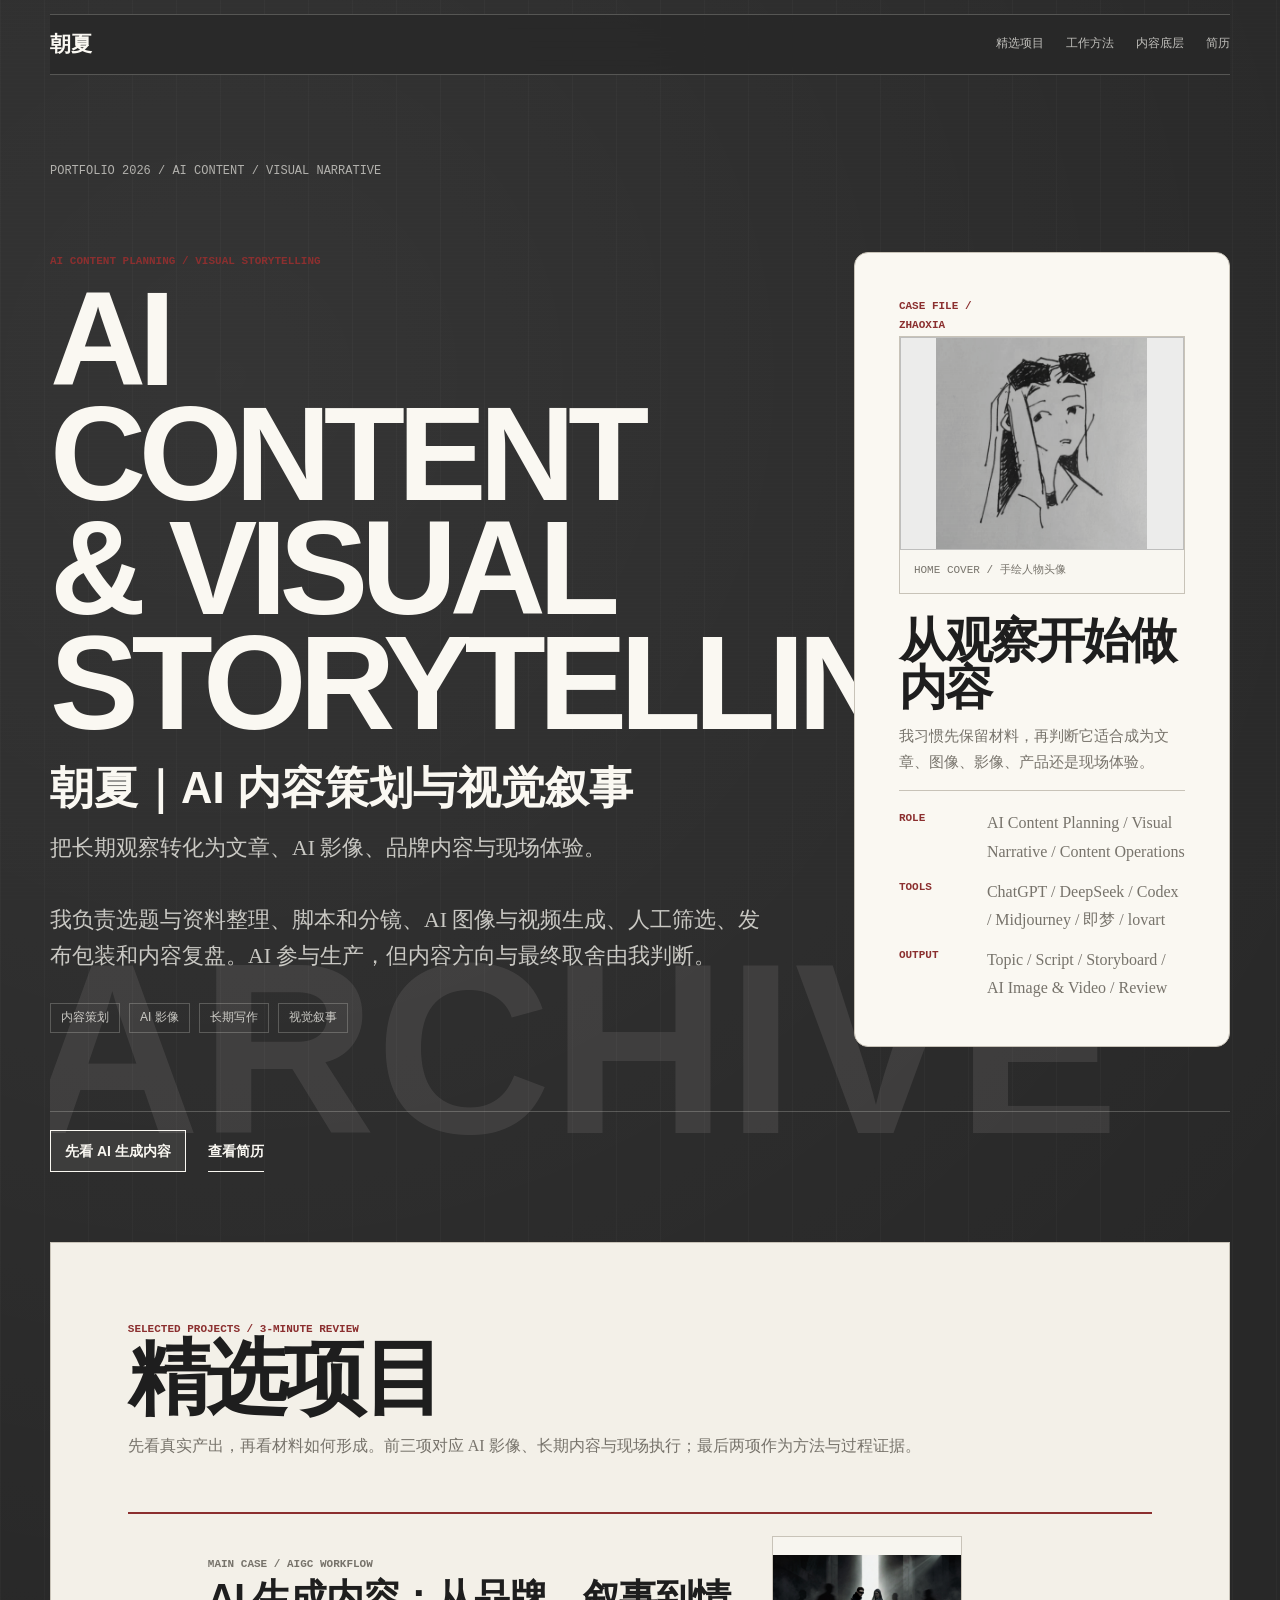
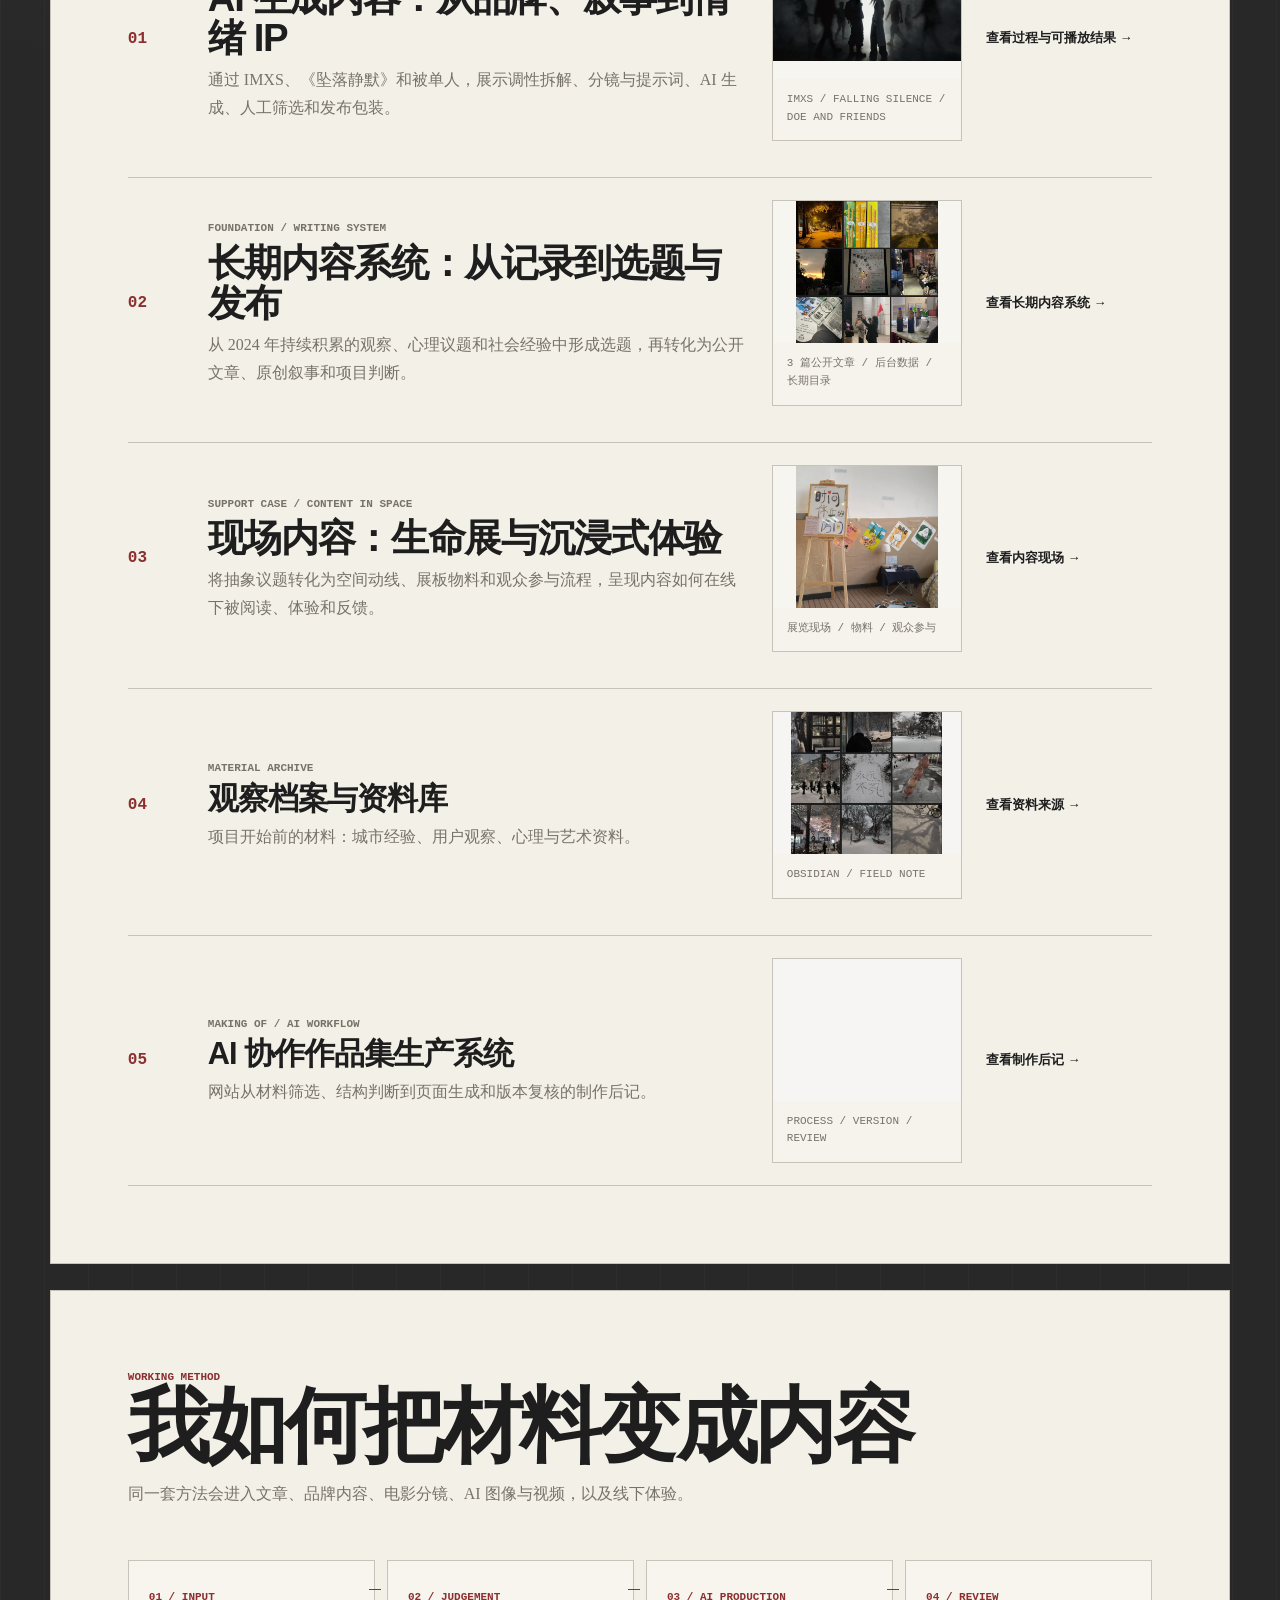
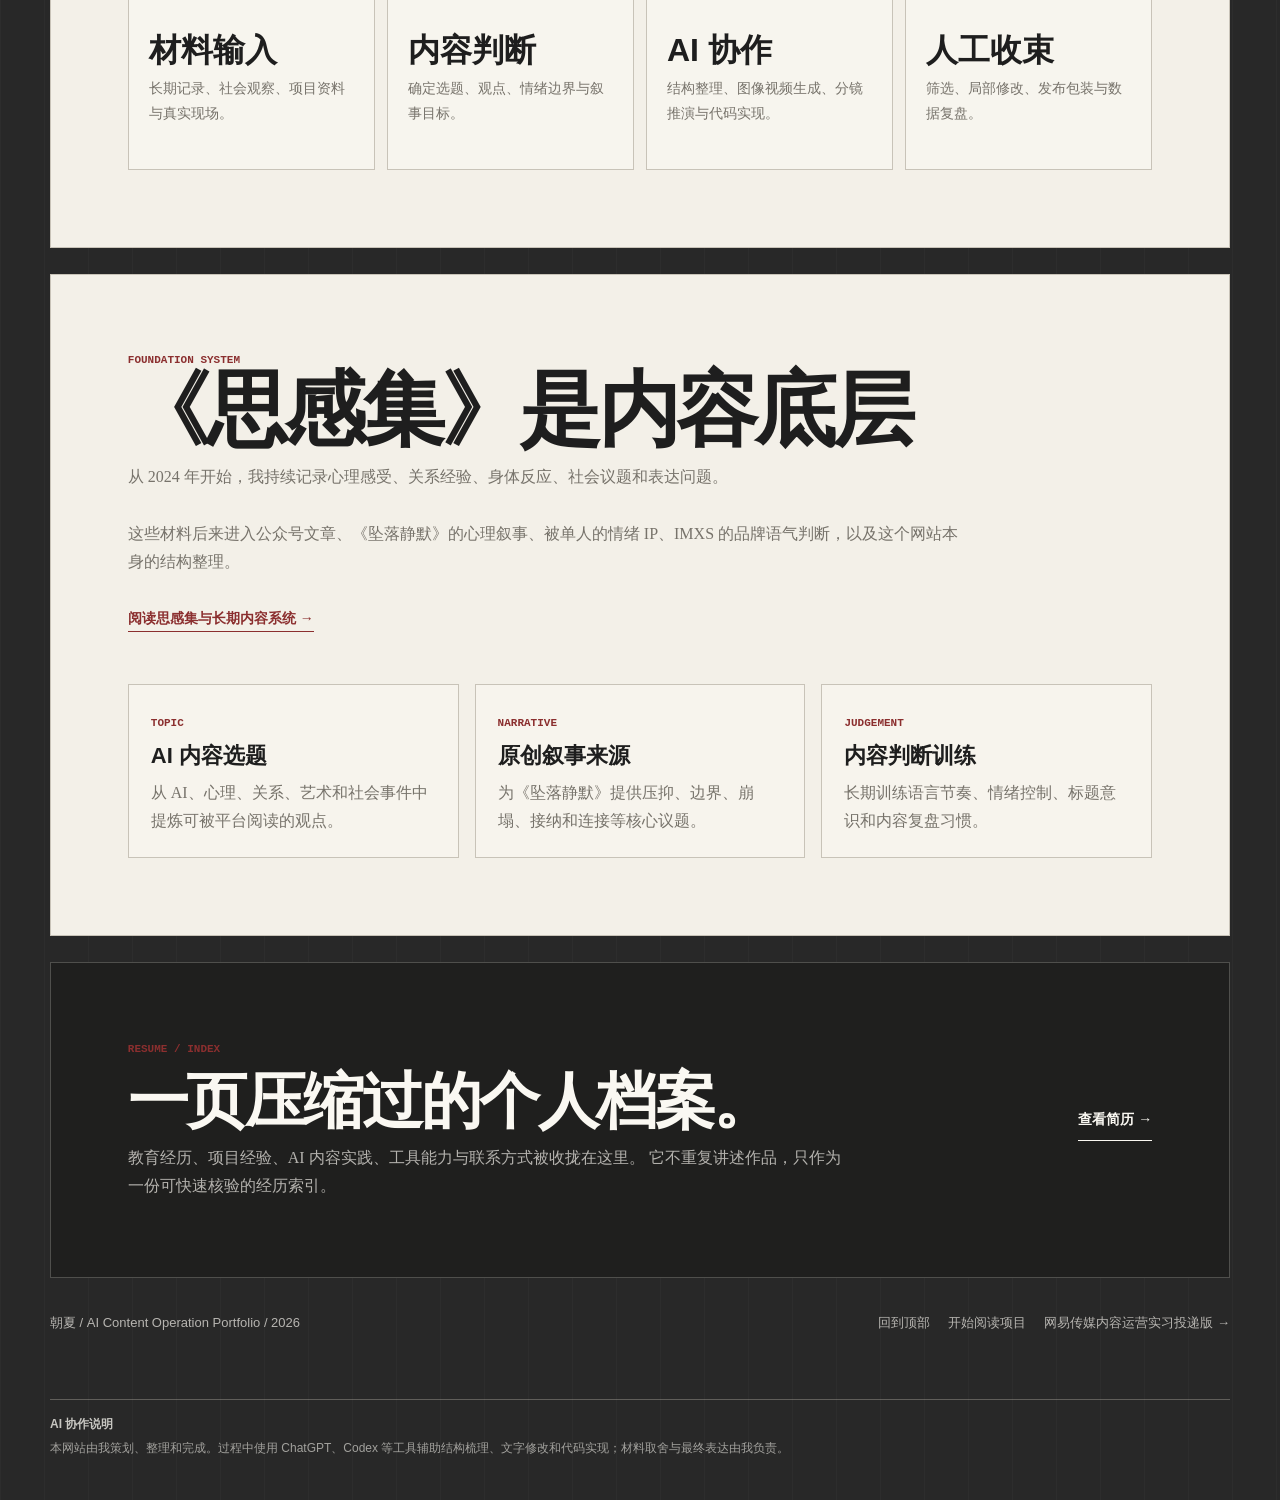
<file: index.html>
<!doctype html>
<html lang="zh-CN">
  <head>
    <meta charset="UTF-8" />
    <meta name="viewport" content="width=device-width, initial-scale=1.0" />
    <title>朝夏 | 作品集</title>
    <meta http-equiv="refresh" content="0; url=./portfolio-site/" />
    <link rel="canonical" href="./portfolio-site/" />
    <style>
      body {
        min-height: 100vh;
        margin: 0;
        display: grid;
        place-items: center;
        color: #1e1e1e;
        background: #f3f0e8;
        font-family: "Noto Sans SC", "PingFang SC", "Microsoft YaHei", sans-serif;
      }

      a {
        color: #8b2f2f;
      }
    </style>
  </head>
  <body>
    <main>
      <p>正在进入朝夏作品集。若页面没有自动跳转，请打开 <a href="./portfolio-site/">作品集首页</a>。</p>
    </main>
  </body>
</html>
</file>
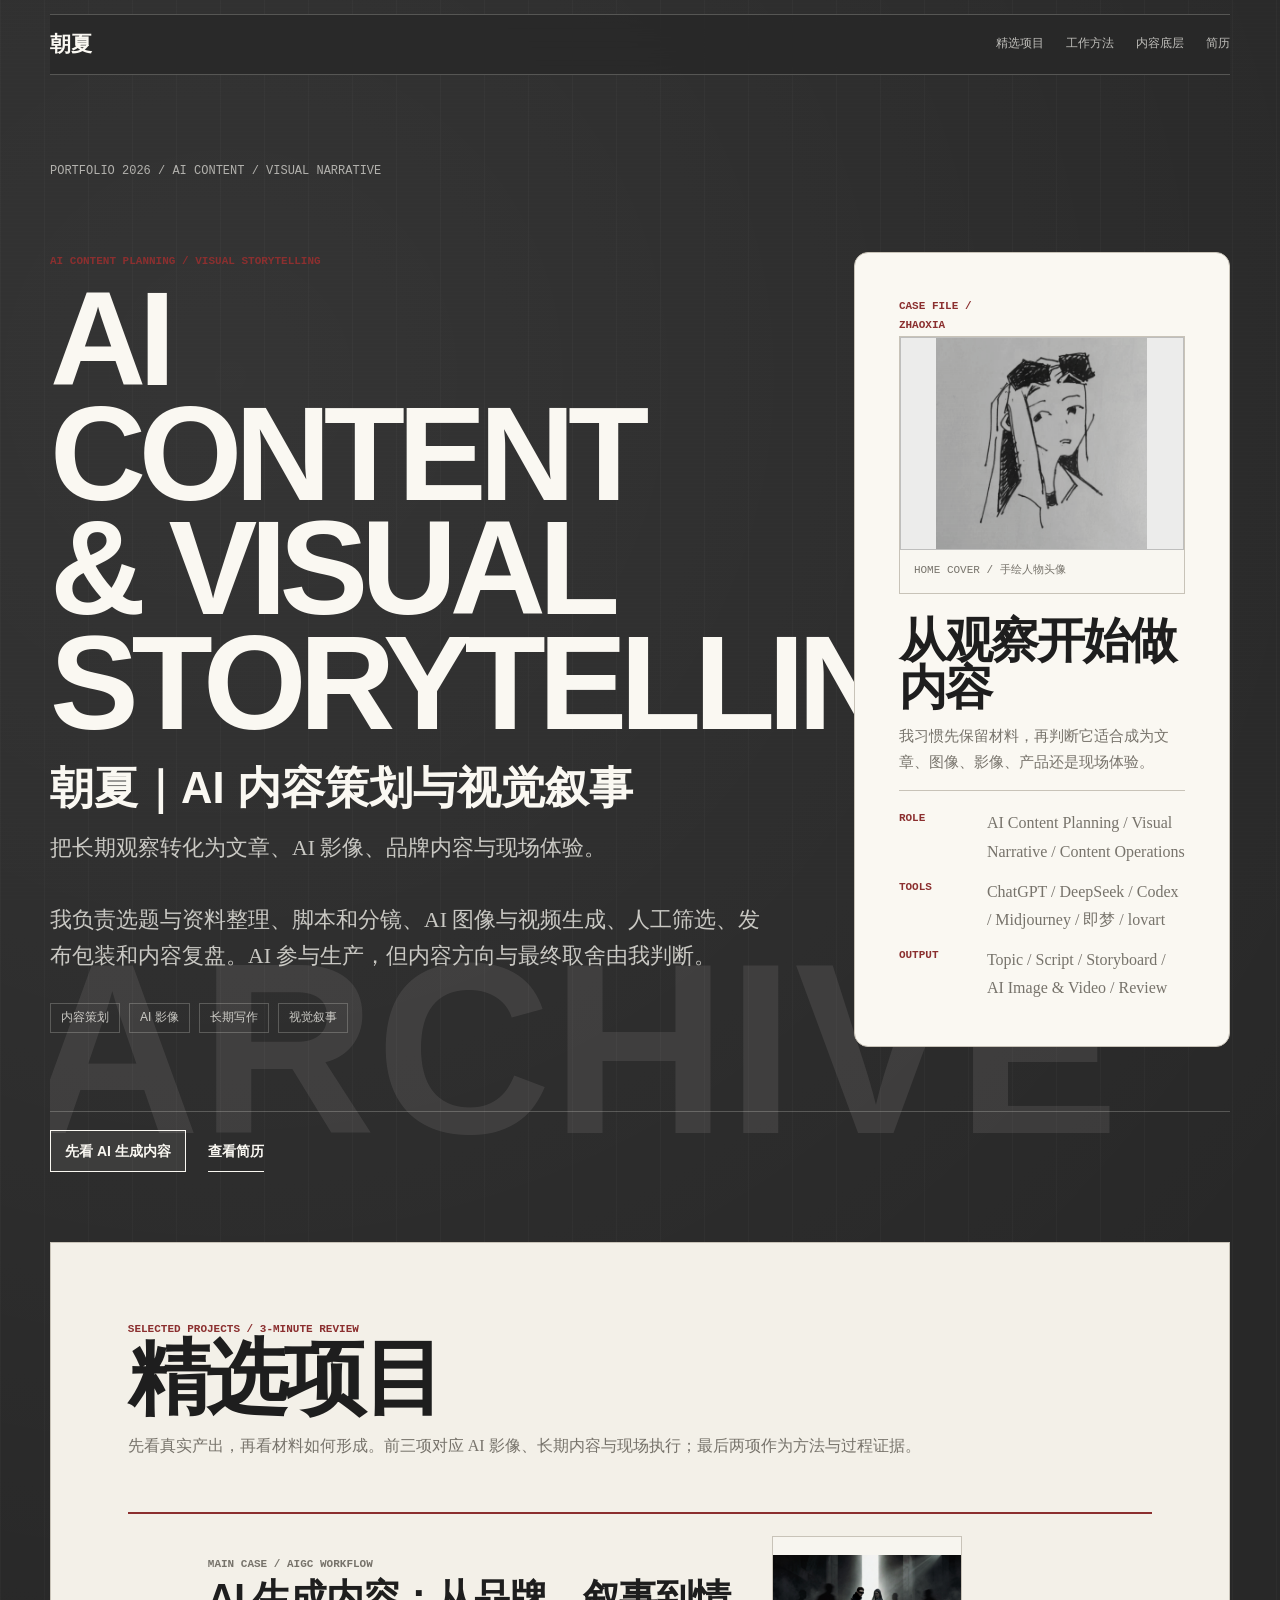
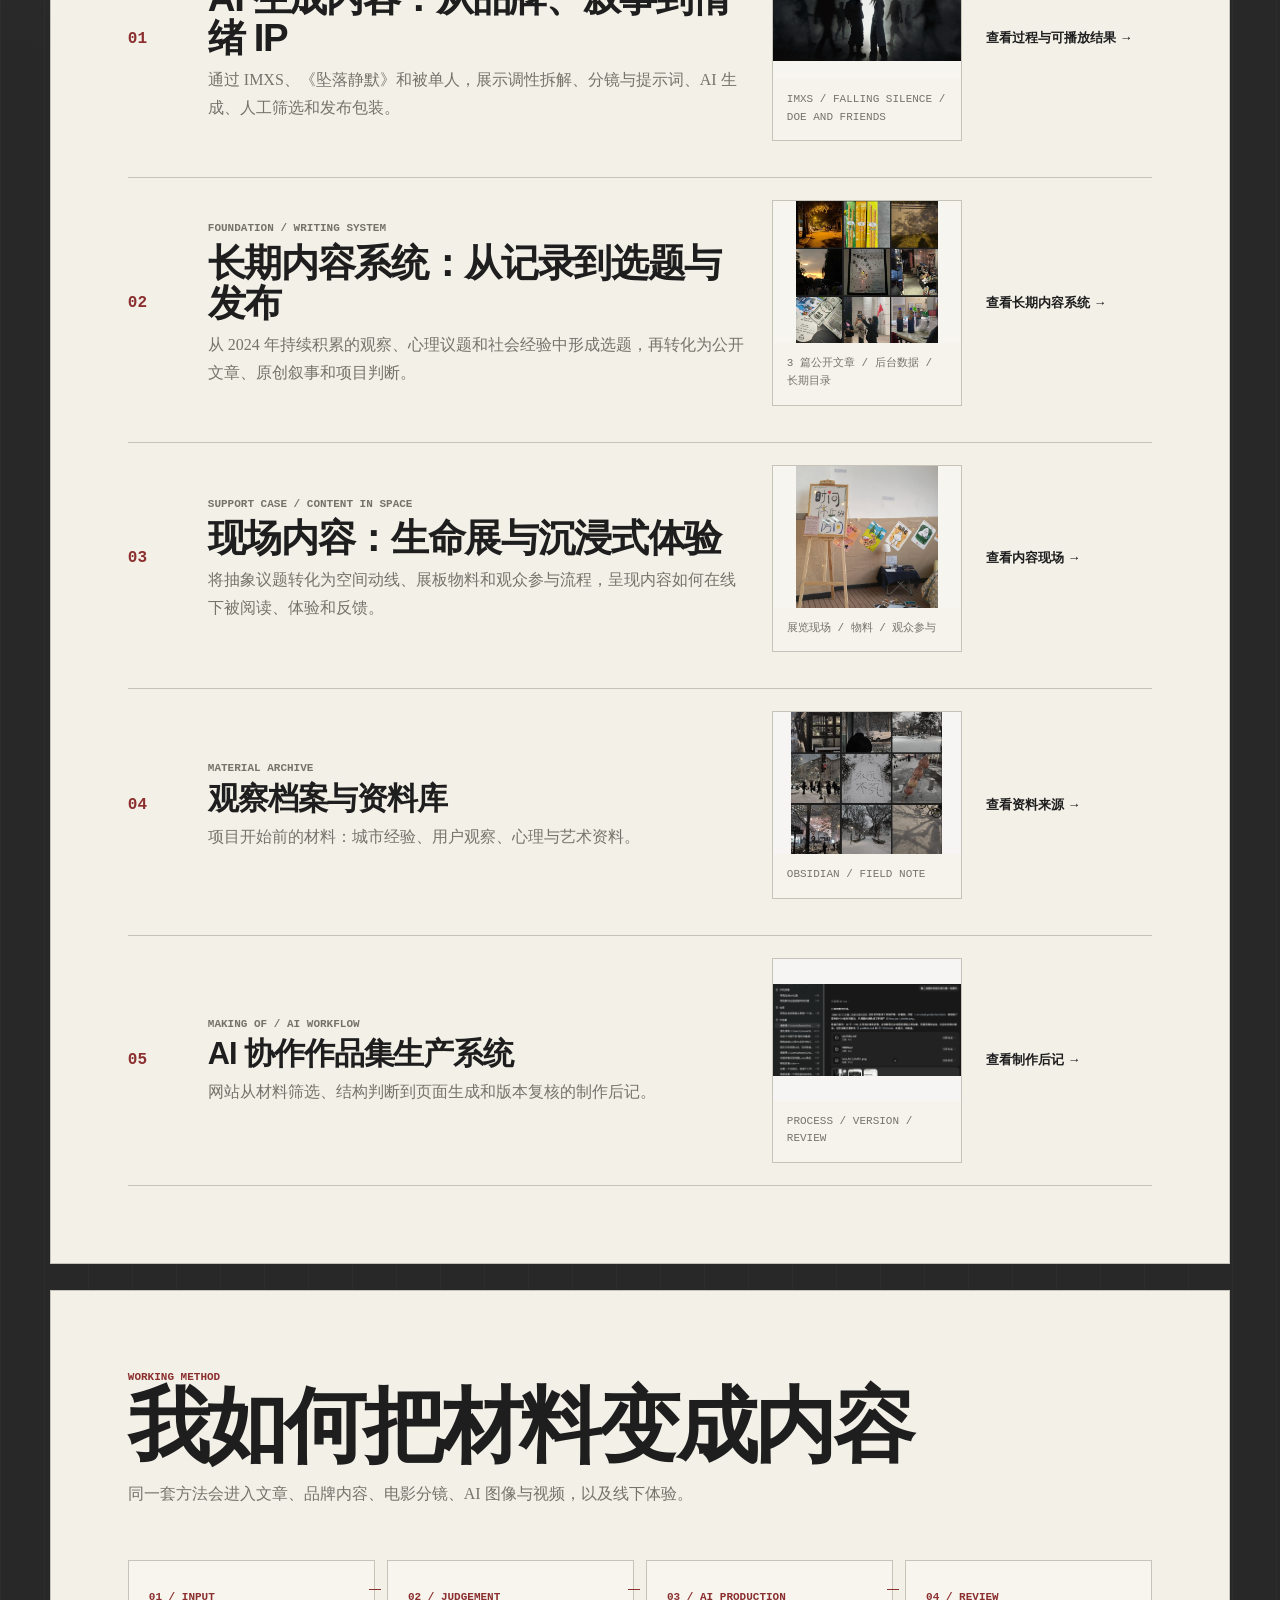
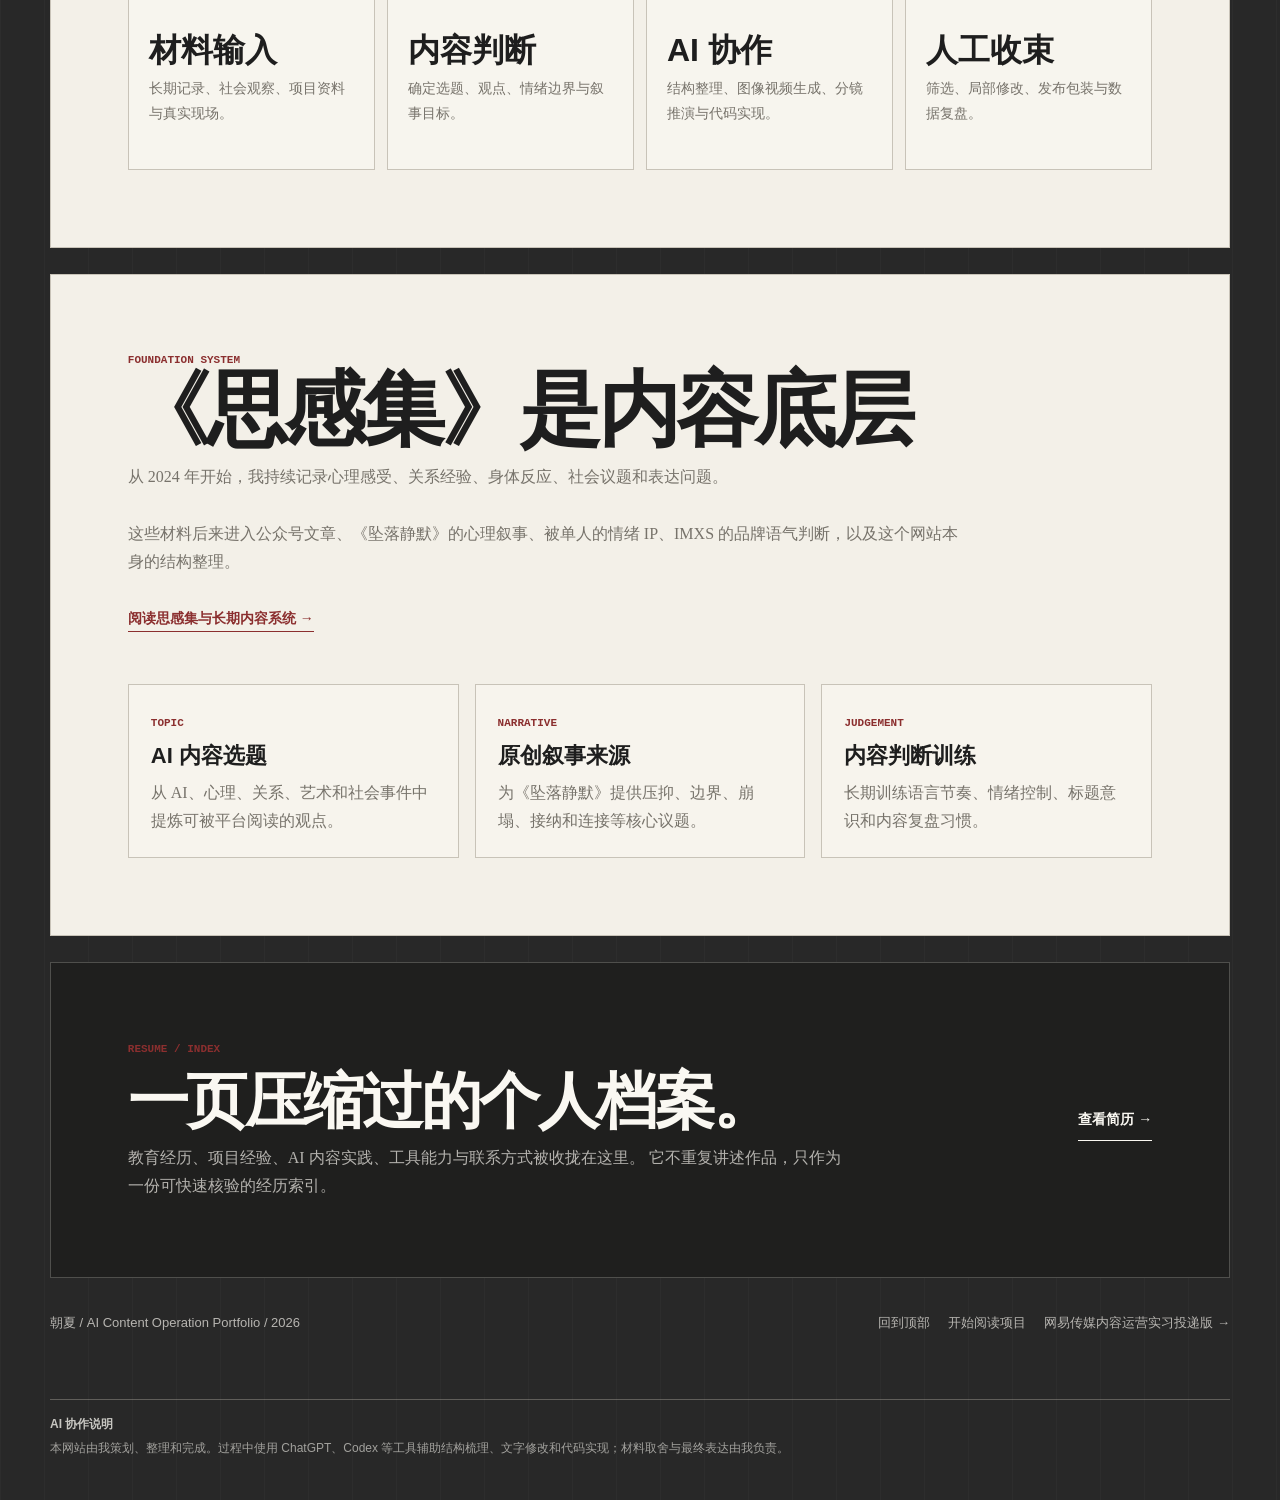
<file: portfolio-site/index.html>
<!doctype html>
<html lang="zh-CN">
  <head>
    <meta charset="UTF-8" />
    <meta name="viewport" content="width=device-width, initial-scale=1.0" />
    <title>朝夏 | AI 内容策划与视觉叙事作品集</title>
    <meta
      name="description"
      content="朝夏的 AI 内容策划与视觉叙事作品集：品牌内容、电影分镜、AI 图像与视频、长期写作、现场体验与内容复盘。"
    />
    <link rel="canonical" href="https://zhaoxiamenghua.github.io/zhaoxia-portfolio/portfolio-site/" />
    <meta property="og:title" content="朝夏｜AI 内容策划与视觉叙事作品集" />
    <meta property="og:description" content="把长期观察转化为文章、AI 影像、品牌内容与现场体验。" />
    <meta property="og:type" content="website" />
    <meta property="og:image" content="https://zhaoxiamenghua.github.io/zhaoxia-portfolio/portfolio-site/assets/evidence/falling_silence_glance.jpg" />
    <link rel="stylesheet" href="./styles.css" />
  </head>
  <body>
    <header class="site-header">
      <a class="brand" href="#top" aria-label="返回首页">朝夏</a>
      <nav aria-label="主要导航">
        <a href="#projects">精选项目</a>
        <a href="#method">工作方法</a>
        <a href="#foundation">内容底层</a>
        <a href="./resume.html">简历</a>
      </nav>
    </header>

    <main id="top">
      <section class="cover">
        <p class="cover-meta">PORTFOLIO 2026 / AI CONTENT / VISUAL NARRATIVE</p>
        <div class="cover-bg-word" aria-hidden="true">ARCHIVE</div>
        <div class="cover-grid">
          <div class="cover-copy">
            <p class="eyebrow">AI Content Planning / Visual Storytelling</p>
            <h1>AI CONTENT<br />&amp; VISUAL<br />STORYTELLING</h1>
            <p class="cover-title-cn">朝夏｜AI 内容策划与视觉叙事</p>
            <p class="cover-lead">
              把长期观察转化为文章、AI 影像、品牌内容与现场体验。
              <br /><br />
              我负责选题与资料整理、脚本和分镜、AI 图像与视频生成、人工筛选、发布包装和内容复盘。AI 参与生产，但内容方向与最终取舍由我判断。
            </p>
            <div class="cover-tags" aria-label="内容方向标签">
              <span>内容策划</span>
              <span>AI 影像</span>
              <span>长期写作</span>
              <span>视觉叙事</span>
            </div>
          </div>

          <aside class="cover-sheet" aria-label="作品集档案封面摘要">
            <div class="sheet-caption">CASE FILE / ZHAOXIA</div>
            <figure class="evidence-media" data-evidence="home-cover">
              <img loading="eager" decoding="async" fetchpriority="high" src="./assets/home-cover-drawing.jpg" alt="手绘人物头像，作为首页封面代表图" />
              <figcaption>HOME COVER / 手绘人物头像</figcaption>
            </figure>
            <h2>从观察开始做内容</h2>
            <p>
              我习惯先保留材料，再判断它适合成为文章、图像、影像、产品还是现场体验。
            </p>
            <dl>
              <div><dt>ROLE</dt><dd>AI Content Planning / Visual Narrative / Content Operations</dd></div>
              <div><dt>TOOLS</dt><dd>ChatGPT / DeepSeek / Codex / Midjourney / 即梦 / lovart</dd></div>
              <div><dt>OUTPUT</dt><dd>Topic / Script / Storyboard / AI Image &amp; Video / Review</dd></div>
            </dl>
          </aside>
        </div>

        <div class="cover-actions" aria-label="快速入口">
          <a class="archive-link primary-link" href="./projects/ai-visual-production.html">先看 AI 生成内容</a>
          <a class="archive-link" href="./resume.html">查看简历</a>
        </div>
      </section>

      <section id="projects" class="section project-index">
        <div class="section-kicker">SELECTED PROJECTS / 3-MINUTE REVIEW</div>
        <div class="section-heading">
          <h2>精选项目</h2>
          <p>先看真实产出，再看材料如何形成。前三项对应 AI 影像、长期内容与现场执行；最后两项作为方法与过程证据。</p>
        </div>

        <div class="index-list">
          <a class="index-item primary-item" href="./projects/ai-visual-production.html">
            <span class="item-number">01</span>
            <div>
              <p class="item-type">MAIN CASE / AIGC WORKFLOW</p>
              <h3>AI 生成内容：从品牌、叙事到情绪 IP</h3>
              <p>通过 IMXS、《坠落静默》和被单人，展示调性拆解、分镜与提示词、AI 生成、人工筛选和发布包装。</p>
            </div>
            <figure class="evidence-media" data-evidence="home-project-01">
              <img loading="lazy" decoding="async" src="./assets/evidence/falling_silence_glance.jpg" alt="坠落静默 AI 生成内容专题视觉" />
              <figcaption>IMXS / FALLING SILENCE / DOE AND FRIENDS</figcaption>
            </figure>
            <strong>查看过程与可播放结果 →</strong>
          </a>

          <a class="index-item" href="./projects/thinking-system.html">
            <span class="item-number">02</span>
            <div>
              <p class="item-type">FOUNDATION / WRITING SYSTEM</p>
              <h3>长期内容系统：从记录到选题与发布</h3>
              <p>从 2024 年持续积累的观察、心理议题和社会经验中形成选题，再转化为公开文章、原创叙事和项目判断。</p>
            </div>
            <figure class="evidence-media" data-evidence="home-project-02">
              <img loading="lazy" decoding="async" src="./assets/obs-walk.jpg" alt="思感集长期观察与写作材料拼图" />
              <figcaption>3 篇公开文章 / 后台数据 / 长期目录</figcaption>
            </figure>
            <strong>查看长期内容系统 →</strong>
          </a>

          <a class="index-item" href="./projects/exhibition-experience.html">
            <span class="item-number">03</span>
            <div>
              <p class="item-type">SUPPORT CASE / CONTENT IN SPACE</p>
              <h3>现场内容：生命展与沉浸式体验</h3>
              <p>将抽象议题转化为空间动线、展板物料和观众参与流程，呈现内容如何在线下被阅读、体验和反馈。</p>
            </div>
            <figure class="evidence-media" data-evidence="home-project-03">
              <img loading="lazy" decoding="async" src="./assets/life-exhibition.jpg" alt="北京市第五中学生命展现场" />
              <figcaption>展览现场 / 物料 / 观众参与</figcaption>
            </figure>
            <strong>查看内容现场 →</strong>
          </a>

          <a class="index-item secondary-item" href="./projects/archive.html">
            <span class="item-number">04</span>
            <div>
              <p class="item-type">MATERIAL ARCHIVE</p>
              <h3>观察档案与资料库</h3>
              <p>项目开始前的材料：城市经验、用户观察、心理与艺术资料。</p>
            </div>
            <figure class="evidence-media" data-evidence="home-project-04">
              <img loading="lazy" decoding="async" src="./assets/obs-snow.jpg" alt="城市散步与观察档案照片拼图" />
              <figcaption>OBSIDIAN / FIELD NOTE</figcaption>
            </figure>
            <strong>查看资料来源 →</strong>
          </a>

          <a class="index-item secondary-item" href="./projects/ai-content-samples.html">
            <span class="item-number">05</span>
            <div>
              <p class="item-type">MAKING OF / AI WORKFLOW</p>
              <h3>AI 协作作品集生产系统</h3>
              <p>网站从材料筛选、结构判断到页面生成和版本复核的制作后记。</p>
            </div>
            <figure class="evidence-media" data-evidence="home-project-05">
              <img loading="lazy" decoding="async" src="./assets/version-gallery/codex-dialogue-record-latest.png" alt="Codex 协作修改记录截图" />
              <figcaption>PROCESS / VERSION / REVIEW</figcaption>
            </figure>
            <strong>查看制作后记 →</strong>
          </a>
        </div>
      </section>

            <section id="method" class="section method-section">
        <div class="section-kicker">WORKING METHOD</div>
        <div class="section-heading">
          <h2>我如何把材料变成内容</h2>
          <p>同一套方法会进入文章、品牌内容、电影分镜、AI 图像与视频，以及线下体验。</p>
        </div>
        <div class="method-flow">
          <article><span>01 / INPUT</span><h3>材料输入</h3><p>长期记录、社会观察、项目资料与真实现场。</p></article>
          <article><span>02 / JUDGEMENT</span><h3>内容判断</h3><p>确定选题、观点、情绪边界与叙事目标。</p></article>
          <article><span>03 / AI PRODUCTION</span><h3>AI 协作</h3><p>结构整理、图像视频生成、分镜推演与代码实现。</p></article>
          <article><span>04 / REVIEW</span><h3>人工收束</h3><p>筛选、局部修改、发布包装与数据复盘。</p></article>
        </div>
      </section>

      

      

      <section id="foundation" class="section system-map">
        <div class="section-kicker">FOUNDATION SYSTEM</div>
        <div class="section-heading">
          <h2>《思感集》是内容底层</h2>
          <p>
            从 2024 年开始，我持续记录心理感受、关系经验、身体反应、社会议题和表达问题。
            <br /><br />
            这些材料后来进入公众号文章、《坠落静默》的心理叙事、被单人的情绪 IP、IMXS 的品牌语气判断，以及这个网站本身的结构整理。
          </p>
          <a class="inline-link" href="./projects/thinking-system.html">阅读思感集与长期内容系统 →</a>
        </div>
        <div class="evidence-grid">
          <article class="evidence-card">
            <span>TOPIC</span>
            <h3>AI 内容选题</h3>
            <p>从 AI、心理、关系、艺术和社会事件中提炼可被平台阅读的观点。</p>
          </article>
          <article class="evidence-card">
            <span>NARRATIVE</span>
            <h3>原创叙事来源</h3>
            <p>为《坠落静默》提供压抑、边界、崩塌、接纳和连接等核心议题。</p>
          </article>
          <article class="evidence-card">
            <span>JUDGEMENT</span>
            <h3>内容判断训练</h3>
            <p>长期训练语言节奏、情绪控制、标题意识和内容复盘习惯。</p>
          </article>
        </div>
      </section>

      

      

      <section class="section resume-entry">
        <div class="resume-entry-copy">
          <p class="eyebrow">RESUME / INDEX</p>
          <h2>一页压缩过的个人档案。</h2>
          <p>
            教育经历、项目经验、AI 内容实践、工具能力与联系方式被收拢在这里。
            它不重复讲述作品，只作为一份可快速核验的经历索引。
          </p>
        </div>
        <a class="paper-button" href="./resume.html">查看简历 →</a>
      </section>
    </main>

    <footer class="site-footer">
      <p>朝夏 / AI Content Operation Portfolio / 2026</p>
      <div>
        <a href="#top">回到顶部</a>
        <a href="./projects/thinking-system.html">开始阅读项目</a>
        <a href="./interview-netease-content/">网易传媒内容运营实习投递版 →</a>
      </div>
    </footer>

    <div class="ai-disclosure" aria-label="AI 协作说明">
      <strong>AI 协作说明</strong>
      <p>
        本网站由我策划、整理和完成。过程中使用 ChatGPT、Codex 等工具辅助结构梳理、文字修改和代码实现；材料取舍与最终表达由我负责。
      </p>
    </div>
    <script src="./lightbox.js" defer></script>
  </body>
</html>
</file>
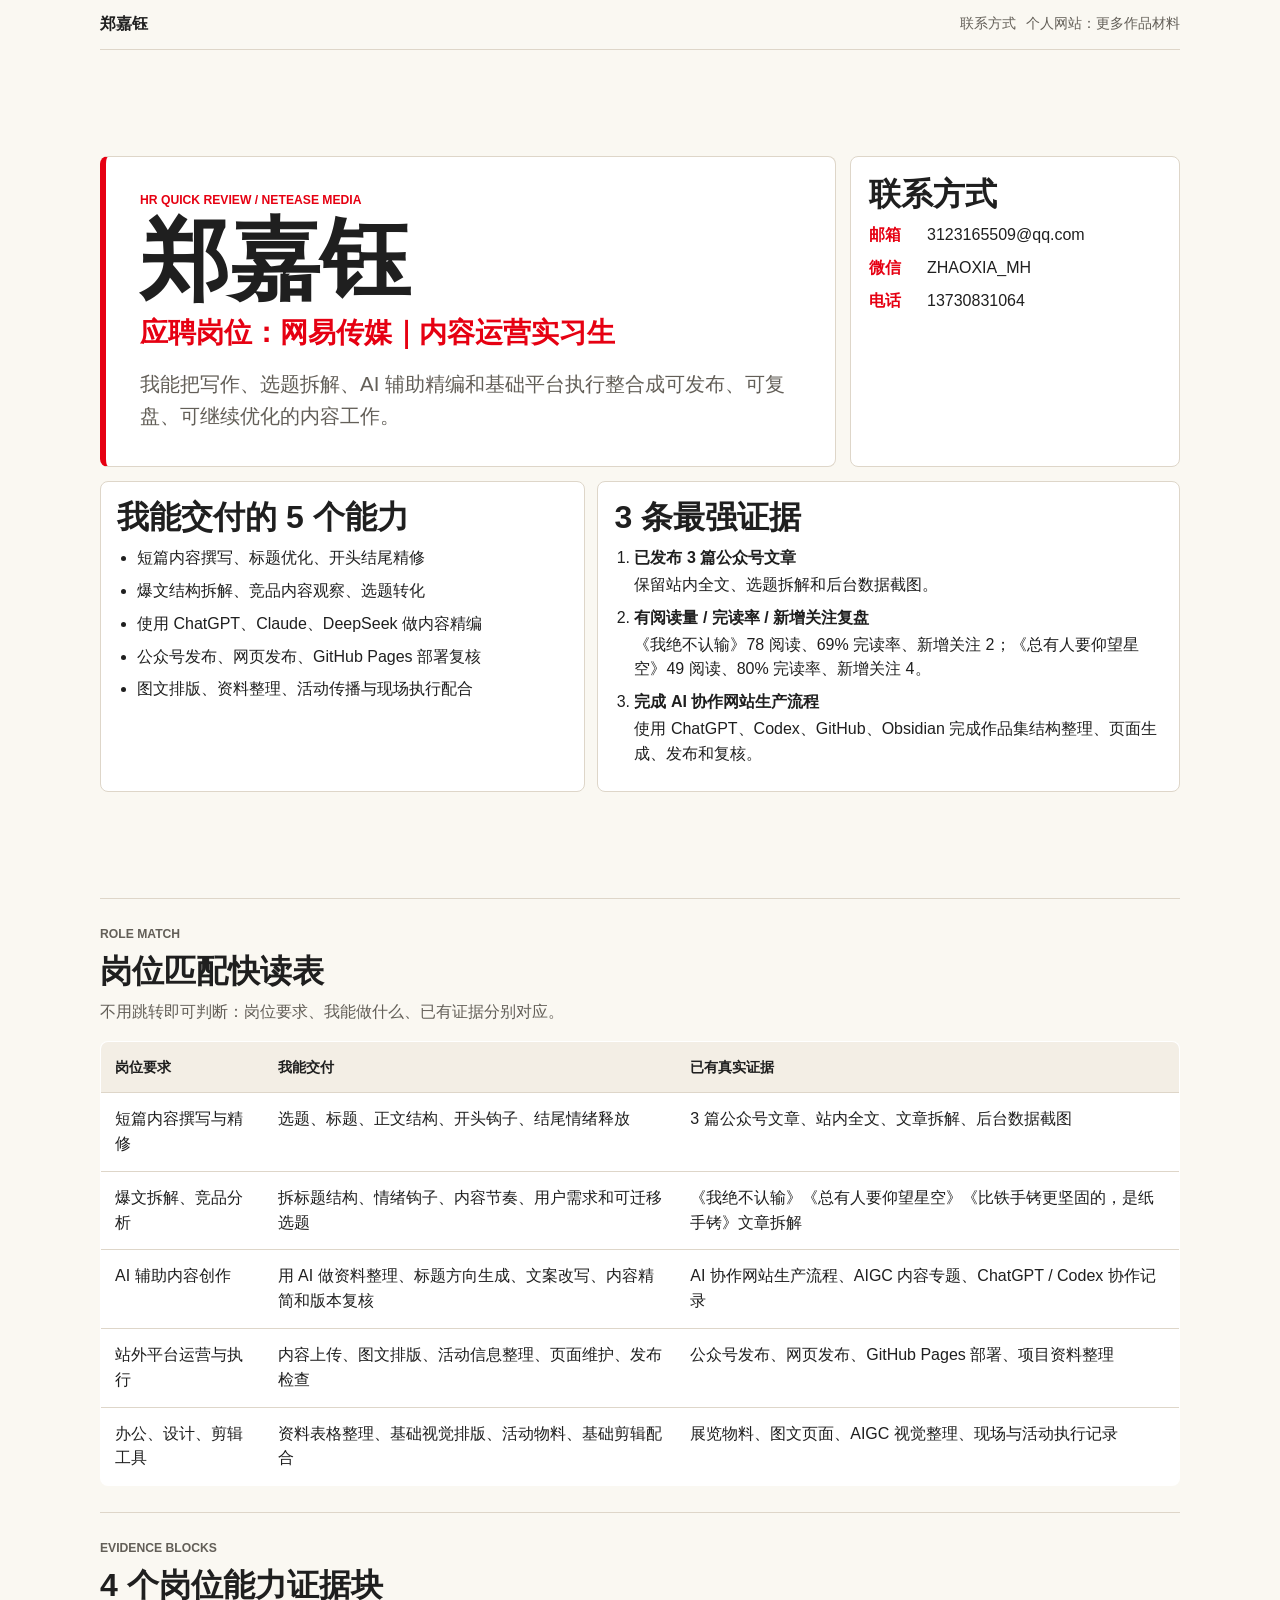
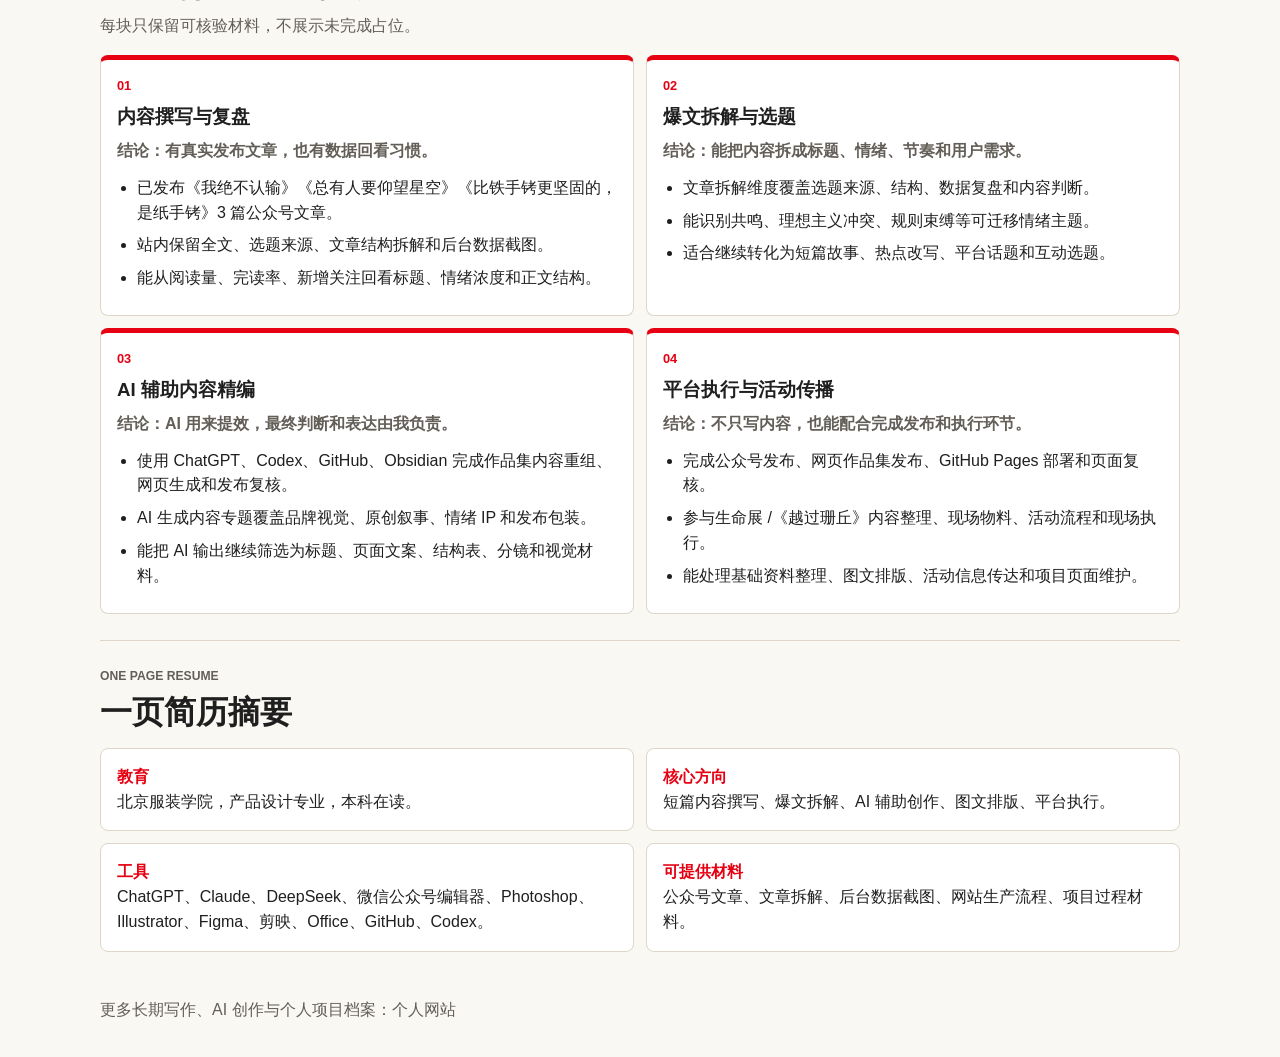
<file: portfolio-site/interview-netease-content/index.html>
<!DOCTYPE html>
<html lang="zh-CN">
  <head>
    <meta charset="UTF-8" />
    <meta name="viewport" content="width=device-width, initial-scale=1.0" />
    <title>郑嘉钰｜网易传媒内容运营实习生快筛版</title>
    <meta
      name="description"
      content="郑嘉钰应聘网易传媒内容运营实习生的 HR 快速筛选版：岗位、能力、真实证据和联系方式集中展示。"
    />
    <link rel="stylesheet" href="./style.css" />
  </head>
  <body>
    <header class="topbar" aria-label="页面入口">
      <span class="brand">郑嘉钰</span>
      <nav>
        <a href="#contact">联系方式</a>
        <a href="../index.html">个人网站：更多作品材料</a>
      </nav>
    </header>

    <main>
      <section class="hero quick-screen">
        <div class="hero-main">
          <p class="eyebrow">HR Quick Review / NetEase Media</p>
          <h1>郑嘉钰</h1>
          <p class="role">应聘岗位：网易传媒｜内容运营实习生</p>
          <p class="lead">
            我能把写作、选题拆解、AI 辅助精编和基础平台执行整合成可发布、可复盘、可继续优化的内容工作。
          </p>
        </div>

        <aside id="contact" class="contact-card" aria-label="联系方式">
          <h2>联系方式</h2>
          <p><span>邮箱</span><a href="mailto:3123165509@qq.com">3123165509@qq.com</a></p>
          <p><span>微信</span>ZHAOXIA_MH</p>
          <p><span>电话</span><a href="tel:13730831064">13730831064</a></p>
        </aside>

        <section class="quick-grid" aria-label="首屏快筛信息">
          <div class="quick-card">
            <h2>我能交付的 5 个能力</h2>
            <ul class="check-list">
              <li>短篇内容撰写、标题优化、开头结尾精修</li>
              <li>爆文结构拆解、竞品内容观察、选题转化</li>
              <li>使用 ChatGPT、Claude、DeepSeek 做内容精编</li>
              <li>公众号发布、网页发布、GitHub Pages 部署复核</li>
              <li>图文排版、资料整理、活动传播与现场执行配合</li>
            </ul>
          </div>

          <div class="quick-card evidence">
            <h2>3 条最强证据</h2>
            <ol class="number-list">
              <li>
                <strong>已发布 3 篇公众号文章</strong>
                保留站内全文、选题拆解和后台数据截图。
              </li>
              <li>
                <strong>有阅读量 / 完读率 / 新增关注复盘</strong>
                《我绝不认输》78 阅读、69% 完读率、新增关注 2；《总有人要仰望星空》49 阅读、80% 完读率、新增关注 4。
              </li>
              <li>
                <strong>完成 AI 协作网站生产流程</strong>
                使用 ChatGPT、Codex、GitHub、Obsidian 完成作品集结构整理、页面生成、发布和复核。
              </li>
            </ol>
          </div>
        </section>
      </section>

      <section class="section">
        <div class="section-head">
          <p class="eyebrow">Role Match</p>
          <h2>岗位匹配快读表</h2>
          <p>不用跳转即可判断：岗位要求、我能做什么、已有证据分别对应。</p>
        </div>
        <table class="quick-table">
          <thead>
            <tr>
              <th scope="col">岗位要求</th>
              <th scope="col">我能交付</th>
              <th scope="col">已有真实证据</th>
            </tr>
          </thead>
          <tbody>
            <tr>
              <td data-label="岗位要求">短篇内容撰写与精修</td>
              <td data-label="我能交付">选题、标题、正文结构、开头钩子、结尾情绪释放</td>
              <td data-label="已有真实证据">3 篇公众号文章、站内全文、文章拆解、后台数据截图</td>
            </tr>
            <tr>
              <td data-label="岗位要求">爆文拆解、竞品分析</td>
              <td data-label="我能交付">拆标题结构、情绪钩子、内容节奏、用户需求和可迁移选题</td>
              <td data-label="已有真实证据">《我绝不认输》《总有人要仰望星空》《比铁手铐更坚固的，是纸手铐》文章拆解</td>
            </tr>
            <tr>
              <td data-label="岗位要求">AI 辅助内容创作</td>
              <td data-label="我能交付">用 AI 做资料整理、标题方向生成、文案改写、内容精简和版本复核</td>
              <td data-label="已有真实证据">AI 协作网站生产流程、AIGC 内容专题、ChatGPT / Codex 协作记录</td>
            </tr>
            <tr>
              <td data-label="岗位要求">站外平台运营与执行</td>
              <td data-label="我能交付">内容上传、图文排版、活动信息整理、页面维护、发布检查</td>
              <td data-label="已有真实证据">公众号发布、网页发布、GitHub Pages 部署、项目资料整理</td>
            </tr>
            <tr>
              <td data-label="岗位要求">办公、设计、剪辑工具</td>
              <td data-label="我能交付">资料表格整理、基础视觉排版、活动物料、基础剪辑配合</td>
              <td data-label="已有真实证据">展览物料、图文页面、AIGC 视觉整理、现场与活动执行记录</td>
            </tr>
          </tbody>
        </table>
      </section>

      <section class="section">
        <div class="section-head">
          <p class="eyebrow">Evidence Blocks</p>
          <h2>4 个岗位能力证据块</h2>
          <p>每块只保留可核验材料，不展示未完成占位。</p>
        </div>

        <div class="evidence-blocks">
          <article class="evidence-block">
            <p class="block-index">01</p>
            <h3>内容撰写与复盘</h3>
            <p class="block-result">结论：有真实发布文章，也有数据回看习惯。</p>
            <ul>
              <li>已发布《我绝不认输》《总有人要仰望星空》《比铁手铐更坚固的，是纸手铐》3 篇公众号文章。</li>
              <li>站内保留全文、选题来源、文章结构拆解和后台数据截图。</li>
              <li>能从阅读量、完读率、新增关注回看标题、情绪浓度和正文结构。</li>
            </ul>
          </article>

          <article class="evidence-block">
            <p class="block-index">02</p>
            <h3>爆文拆解与选题</h3>
            <p class="block-result">结论：能把内容拆成标题、情绪、节奏和用户需求。</p>
            <ul>
              <li>文章拆解维度覆盖选题来源、结构、数据复盘和内容判断。</li>
              <li>能识别共鸣、理想主义冲突、规则束缚等可迁移情绪主题。</li>
              <li>适合继续转化为短篇故事、热点改写、平台话题和互动选题。</li>
            </ul>
          </article>

          <article class="evidence-block">
            <p class="block-index">03</p>
            <h3>AI 辅助内容精编</h3>
            <p class="block-result">结论：AI 用来提效，最终判断和表达由我负责。</p>
            <ul>
              <li>使用 ChatGPT、Codex、GitHub、Obsidian 完成作品集内容重组、网页生成和发布复核。</li>
              <li>AI 生成内容专题覆盖品牌视觉、原创叙事、情绪 IP 和发布包装。</li>
              <li>能把 AI 输出继续筛选为标题、页面文案、结构表、分镜和视觉材料。</li>
            </ul>
          </article>

          <article class="evidence-block">
            <p class="block-index">04</p>
            <h3>平台执行与活动传播</h3>
            <p class="block-result">结论：不只写内容，也能配合完成发布和执行环节。</p>
            <ul>
              <li>完成公众号发布、网页作品集发布、GitHub Pages 部署和页面复核。</li>
              <li>参与生命展 /《越过珊丘》内容整理、现场物料、活动流程和现场执行。</li>
              <li>能处理基础资料整理、图文排版、活动信息传达和项目页面维护。</li>
            </ul>
          </article>
        </div>
      </section>

      <section class="section compact-resume">
        <div class="section-head">
          <p class="eyebrow">One Page Resume</p>
          <h2>一页简历摘要</h2>
        </div>
        <div class="resume-table">
          <div>
            <span>教育</span>
            <p>北京服装学院，产品设计专业，本科在读。</p>
          </div>
          <div>
            <span>核心方向</span>
            <p>短篇内容撰写、爆文拆解、AI 辅助创作、图文排版、平台执行。</p>
          </div>
          <div>
            <span>工具</span>
            <p>ChatGPT、Claude、DeepSeek、微信公众号编辑器、Photoshop、Illustrator、Figma、剪映、Office、GitHub、Codex。</p>
          </div>
          <div>
            <span>可提供材料</span>
            <p>公众号文章、文章拆解、后台数据截图、网站生产流程、项目过程材料。</p>
          </div>
        </div>
      </section>
    </main>

    <footer class="footer-note">
      <p>更多长期写作、AI 创作与个人项目档案：<a href="../index.html">个人网站</a></p>
    </footer>
  </body>
</html>
</file>
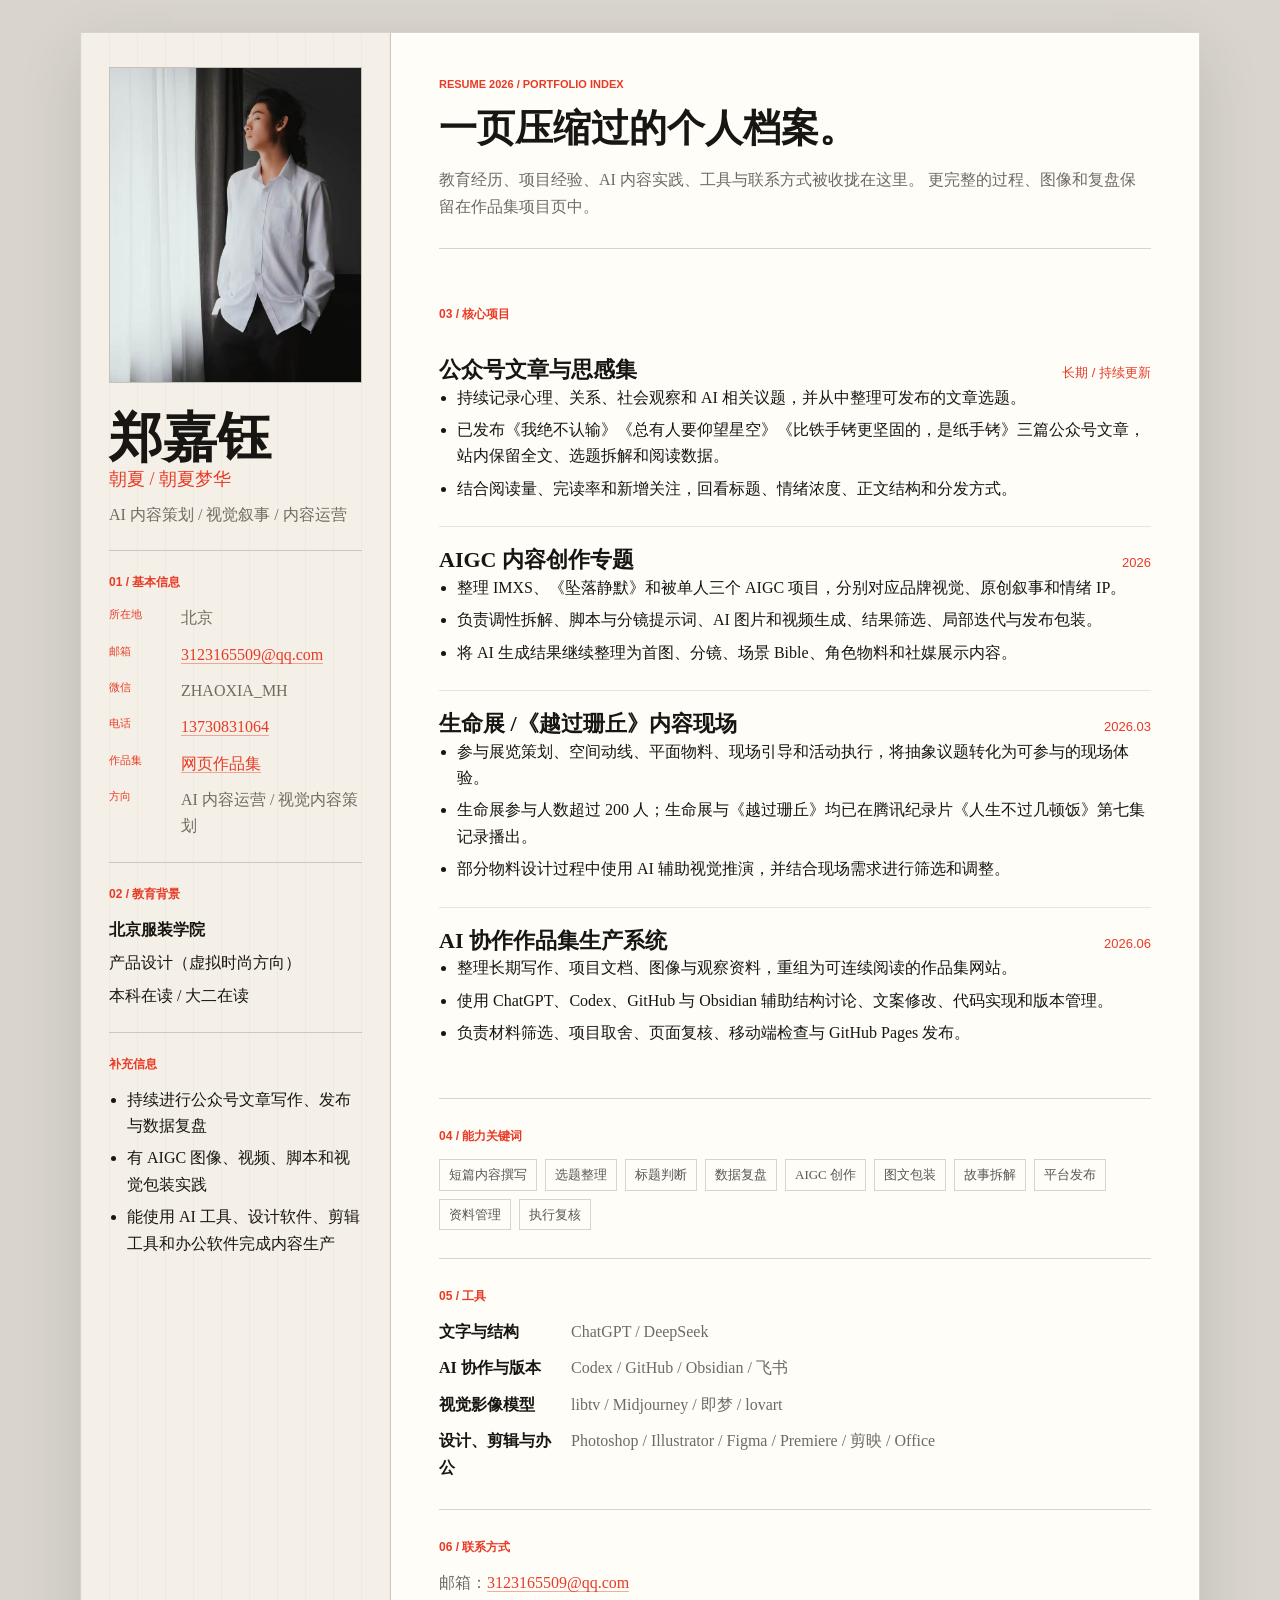
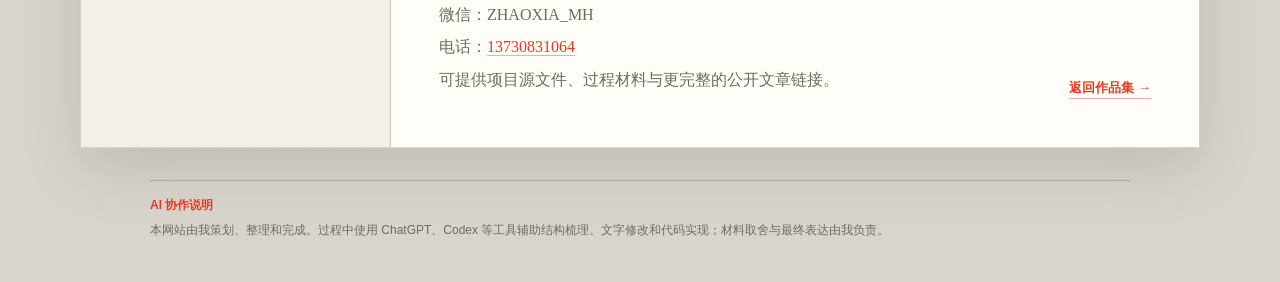
<file: portfolio-site/resume.html>
<!doctype html>
<html lang="zh-CN">
  <head>
    <meta charset="UTF-8" />
    <meta name="viewport" content="width=device-width, initial-scale=1.0" />
    <title>郑嘉钰 / 朝夏 | AI 内容策划与视觉叙事简历</title>
    <meta name="description" content="郑嘉钰（朝夏）的 AI 内容策划、视觉叙事与内容运营简历。" />
    <link rel="stylesheet" href="./resume.css" />
  </head>
  <body>
    <main class="resume-page">
      <aside class="side">
        <figure class="resume-photo" data-evidence="resume-photo">
          <img loading="eager" decoding="async" src="./assets/resume-photo.jpg" alt="郑嘉钰个人照片" />
        </figure>
        <h1>郑嘉钰</h1>
        <p class="aka">朝夏 / 朝夏梦华</p>
        <p class="position">AI 内容策划 / 视觉叙事 / 内容运营</p>

        <section>
          <h2>01 / 基本信息</h2>
          <dl class="fact-list">
            <div><dt>所在地</dt><dd>北京</dd></div>
            <div><dt>邮箱</dt><dd><a href="mailto:3123165509@qq.com">3123165509@qq.com</a></dd></div>
            <div><dt>微信</dt><dd>ZHAOXIA_MH</dd></div>
            <div><dt>电话</dt><dd><a href="tel:13730831064">13730831064</a></dd></div>
            <div><dt>作品集</dt><dd><a href="./index.html">网页作品集</a></dd></div>
            <div><dt>方向</dt><dd>AI 内容运营 / 视觉内容策划</dd></div>
          </dl>
        </section>

        <section>
          <h2>02 / 教育背景</h2>
          <p><strong>北京服装学院</strong></p>
          <p>产品设计（虚拟时尚方向）</p>
          <p>本科在读 / 大二在读</p>
        </section>

        <section>
          <h2>补充信息</h2>
          <ul>
            <li>持续进行公众号文章写作、发布与数据复盘</li>
            <li>有 AIGC 图像、视频、脚本和视觉包装实践</li>
            <li>能使用 AI 工具、设计软件、剪辑工具和办公软件完成内容生产</li>
          </ul>
        </section>
      </aside>

      <section class="main">
        <header class="intro">
          <p class="eyebrow">Resume 2026 / Portfolio Index</p>
          <h2>一页压缩过的个人档案。</h2>
          <p>
            教育经历、项目经验、AI 内容实践、工具与联系方式被收拢在这里。
            更完整的过程、图像和复盘保留在作品集项目页中。
          </p>
        </header>

        <section class="block">
          <h3>03 / 核心项目</h3>

          <article class="item">
            <div class="item-head">
              <h4>公众号文章与思感集</h4>
              <span>长期 / 持续更新</span>
            </div>
            <ul>
              <li>持续记录心理、关系、社会观察和 AI 相关议题，并从中整理可发布的文章选题。</li>
              <li>已发布《我绝不认输》《总有人要仰望星空》《比铁手铐更坚固的，是纸手铐》三篇公众号文章，站内保留全文、选题拆解和阅读数据。</li>
              <li>结合阅读量、完读率和新增关注，回看标题、情绪浓度、正文结构和分发方式。</li>
            </ul>
          </article>

          <article class="item">
            <div class="item-head">
              <h4>AIGC 内容创作专题</h4>
              <span>2026</span>
            </div>
            <ul>
              <li>整理 IMXS、《坠落静默》和被单人三个 AIGC 项目，分别对应品牌视觉、原创叙事和情绪 IP。</li>
              <li>负责调性拆解、脚本与分镜提示词、AI 图片和视频生成、结果筛选、局部迭代与发布包装。</li>
              <li>将 AI 生成结果继续整理为首图、分镜、场景 Bible、角色物料和社媒展示内容。</li>
            </ul>
          </article>

          <article class="item">
            <div class="item-head">
              <h4>生命展 /《越过珊丘》内容现场</h4>
              <span>2026.03</span>
            </div>
            <ul>
              <li>参与展览策划、空间动线、平面物料、现场引导和活动执行，将抽象议题转化为可参与的现场体验。</li>
              <li>生命展参与人数超过 200 人；生命展与《越过珊丘》均已在腾讯纪录片《人生不过几顿饭》第七集记录播出。</li>
              <li>部分物料设计过程中使用 AI 辅助视觉推演，并结合现场需求进行筛选和调整。</li>
            </ul>
          </article>

          <article class="item">
            <div class="item-head">
              <h4>AI 协作作品集生产系统</h4>
              <span>2026.06</span>
            </div>
            <ul>
              <li>整理长期写作、项目文档、图像与观察资料，重组为可连续阅读的作品集网站。</li>
              <li>使用 ChatGPT、Codex、GitHub 与 Obsidian 辅助结构讨论、文案修改、代码实现和版本管理。</li>
              <li>负责材料筛选、项目取舍、页面复核、移动端检查与 GitHub Pages 发布。</li>
            </ul>
          </article>
        </section>

        <section class="block">
          <h3>04 / 能力关键词</h3>
          <p class="keyword-list">
            <span>短篇内容撰写</span>
            <span>选题整理</span>
            <span>标题判断</span>
            <span>数据复盘</span>
            <span>AIGC 创作</span>
            <span>图文包装</span>
            <span>故事拆解</span>
            <span>平台发布</span>
            <span>资料管理</span>
            <span>执行复核</span>
          </p>
        </section>

        <section class="block">
          <h3>05 / 工具</h3>
          <div class="tool-index">
            <p><strong>文字与结构</strong>ChatGPT / DeepSeek</p>
            <p><strong>AI 协作与版本</strong>Codex / GitHub / Obsidian / 飞书</p>
            <p><strong>视觉影像模型</strong>libtv / Midjourney / 即梦 / lovart</p>
            <p><strong>设计、剪辑与办公</strong>Photoshop / Illustrator / Figma / Premiere / 剪映 / Office</p>
          </div>
        </section>

        <section class="block contact-index">
          <div>
            <h3>06 / 联系方式</h3>
            <p>邮箱：<a href="mailto:3123165509@qq.com">3123165509@qq.com</a></p>
            <p>微信：ZHAOXIA_MH</p>
            <p>电话：<a href="tel:13730831064">13730831064</a></p>
            <p>可提供项目源文件、过程材料与更完整的公开文章链接。</p>
          </div>
          <a class="return-link" href="./index.html">返回作品集 →</a>
        </section>
      </section>
    </main>

    <div class="ai-disclosure" aria-label="AI 协作说明">
      <strong>AI 协作说明</strong>
      <p>
        本网站由我策划、整理和完成。过程中使用 ChatGPT、Codex 等工具辅助结构梳理、文字修改和代码实现；材料取舍与最终表达由我负责。
      </p>
    </div>
  </body>
</html>
</file>
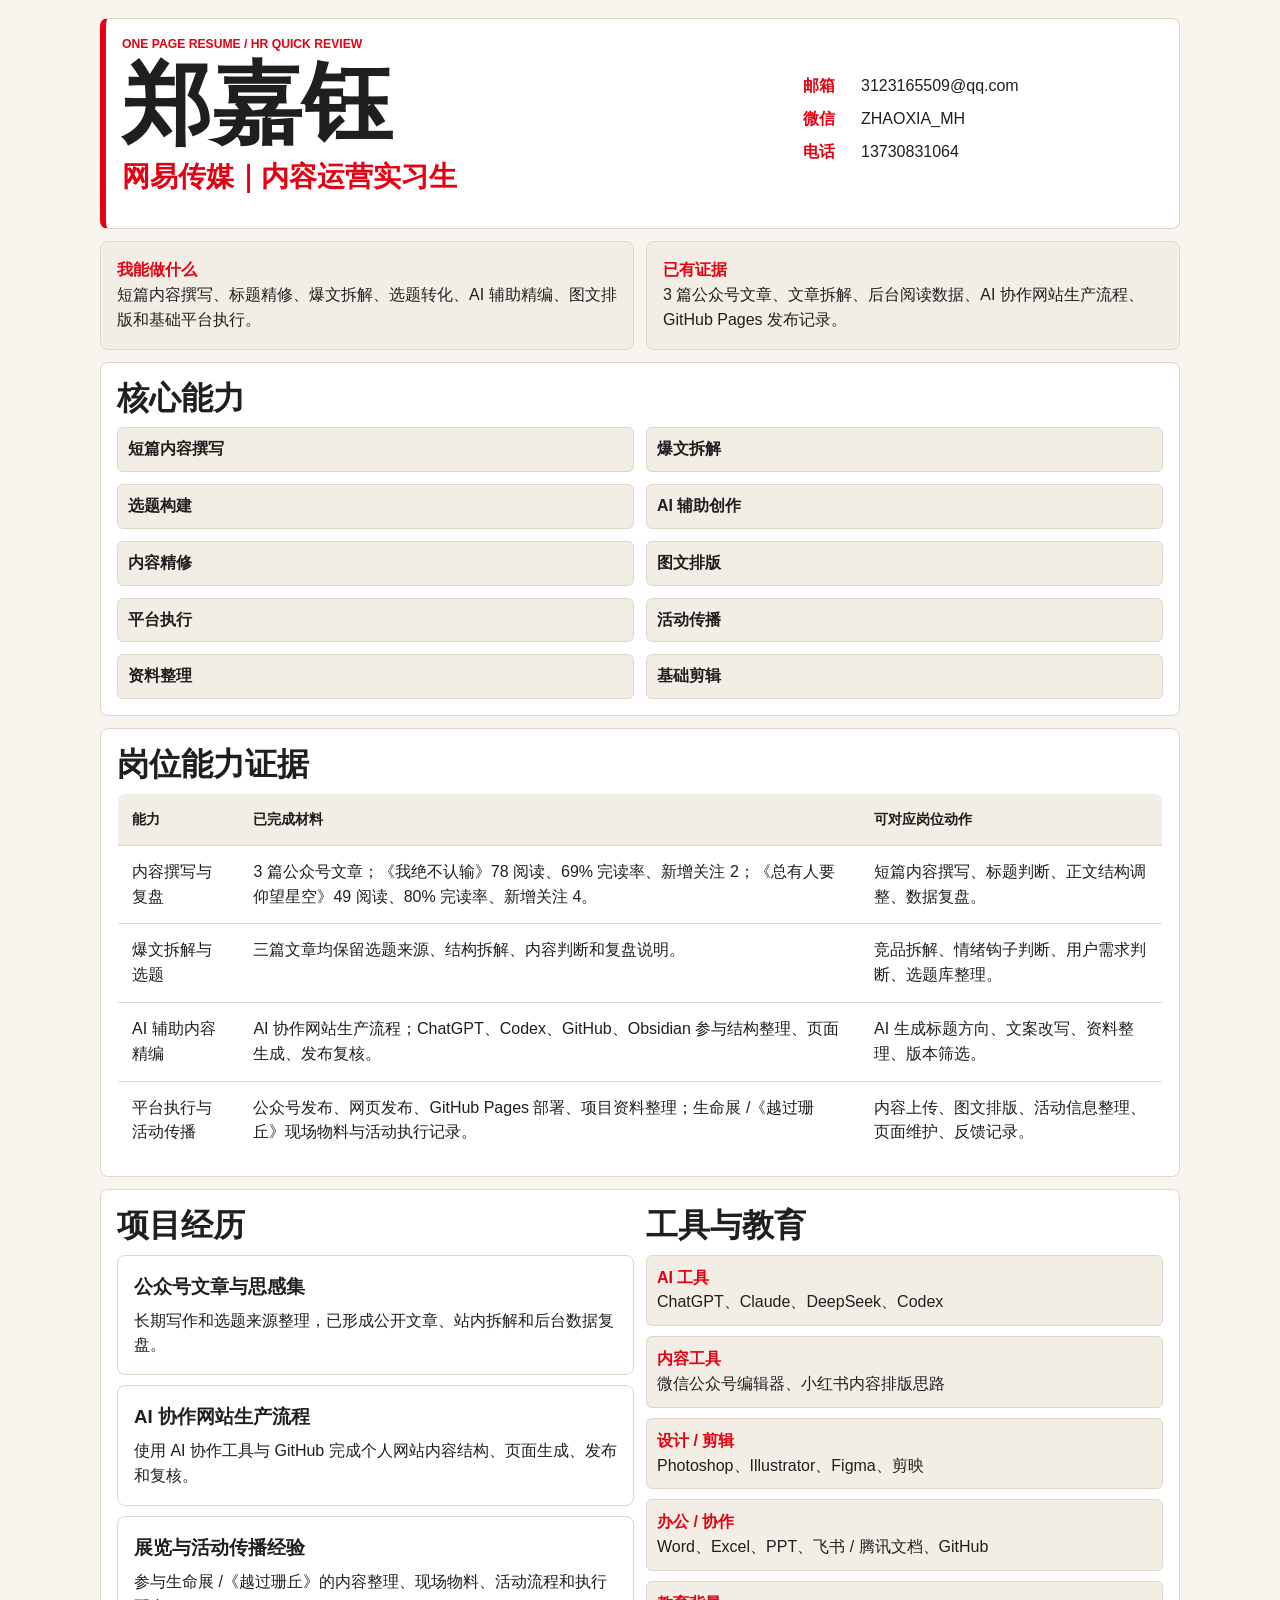
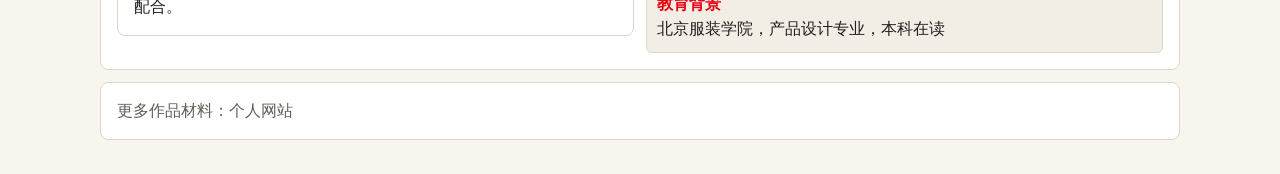
<file: portfolio-site/interview-netease-content/resume.html>
<!DOCTYPE html>
<html lang="zh-CN">
  <head>
    <meta charset="UTF-8" />
    <meta name="viewport" content="width=device-width, initial-scale=1.0" />
    <title>郑嘉钰｜网易传媒内容运营实习生一页简历</title>
    <meta
      name="description"
      content="郑嘉钰应聘网易传媒内容运营实习生的一页纸简历，集中展示岗位、能力、证据和联系方式。"
    />
    <link rel="stylesheet" href="./style.css" />
  </head>
  <body class="resume-body">
    <main class="paper-resume">
      <section class="resume-header">
        <div>
          <p class="eyebrow">One Page Resume / HR Quick Review</p>
          <h1>郑嘉钰</h1>
          <p class="role">网易传媒｜内容运营实习生</p>
        </div>
        <div class="resume-contact" id="contact">
          <p><span>邮箱</span><a href="mailto:3123165509@qq.com">3123165509@qq.com</a></p>
          <p><span>微信</span>ZHAOXIA_MH</p>
          <p><span>电话</span><a href="tel:13730831064">13730831064</a></p>
        </div>
      </section>

      <section class="resume-strip">
        <div>
          <span>我能做什么</span>
          <p>短篇内容撰写、标题精修、爆文拆解、选题转化、AI 辅助精编、图文排版和基础平台执行。</p>
        </div>
        <div>
          <span>已有证据</span>
          <p>3 篇公众号文章、文章拆解、后台阅读数据、AI 协作网站生产流程、GitHub Pages 发布记录。</p>
        </div>
      </section>

      <section class="resume-section">
        <h2>核心能力</h2>
        <div class="ability-grid">
          <span>短篇内容撰写</span>
          <span>爆文拆解</span>
          <span>选题构建</span>
          <span>AI 辅助创作</span>
          <span>内容精修</span>
          <span>图文排版</span>
          <span>平台执行</span>
          <span>活动传播</span>
          <span>资料整理</span>
          <span>基础剪辑</span>
        </div>
      </section>

      <section class="resume-section">
        <h2>岗位能力证据</h2>
        <table class="quick-table resume-evidence-table">
          <thead>
            <tr>
              <th scope="col">能力</th>
              <th scope="col">已完成材料</th>
              <th scope="col">可对应岗位动作</th>
            </tr>
          </thead>
          <tbody>
            <tr>
              <td data-label="能力">内容撰写与复盘</td>
              <td data-label="已完成材料">3 篇公众号文章；《我绝不认输》78 阅读、69% 完读率、新增关注 2；《总有人要仰望星空》49 阅读、80% 完读率、新增关注 4。</td>
              <td data-label="可对应岗位动作">短篇内容撰写、标题判断、正文结构调整、数据复盘。</td>
            </tr>
            <tr>
              <td data-label="能力">爆文拆解与选题</td>
              <td data-label="已完成材料">三篇文章均保留选题来源、结构拆解、内容判断和复盘说明。</td>
              <td data-label="可对应岗位动作">竞品拆解、情绪钩子判断、用户需求判断、选题库整理。</td>
            </tr>
            <tr>
              <td data-label="能力">AI 辅助内容精编</td>
              <td data-label="已完成材料">AI 协作网站生产流程；ChatGPT、Codex、GitHub、Obsidian 参与结构整理、页面生成、发布复核。</td>
              <td data-label="可对应岗位动作">AI 生成标题方向、文案改写、资料整理、版本筛选。</td>
            </tr>
            <tr>
              <td data-label="能力">平台执行与活动传播</td>
              <td data-label="已完成材料">公众号发布、网页发布、GitHub Pages 部署、项目资料整理；生命展 /《越过珊丘》现场物料与活动执行记录。</td>
              <td data-label="可对应岗位动作">内容上传、图文排版、活动信息整理、页面维护、反馈记录。</td>
            </tr>
          </tbody>
        </table>
      </section>

      <section class="resume-section two-col">
        <div>
          <h2>项目经历</h2>
          <article class="mini-item">
            <h3>公众号文章与思感集</h3>
            <p>长期写作和选题来源整理，已形成公开文章、站内拆解和后台数据复盘。</p>
          </article>
          <article class="mini-item">
            <h3>AI 协作网站生产流程</h3>
            <p>使用 AI 协作工具与 GitHub 完成个人网站内容结构、页面生成、发布和复核。</p>
          </article>
          <article class="mini-item">
            <h3>展览与活动传播经验</h3>
            <p>参与生命展 /《越过珊丘》的内容整理、现场物料、活动流程和执行配合。</p>
          </article>
        </div>
        <div>
          <h2>工具与教育</h2>
          <dl class="plain-list">
            <div><dt>AI 工具</dt><dd>ChatGPT、Claude、DeepSeek、Codex</dd></div>
            <div><dt>内容工具</dt><dd>微信公众号编辑器、小红书内容排版思路</dd></div>
            <div><dt>设计 / 剪辑</dt><dd>Photoshop、Illustrator、Figma、剪映</dd></div>
            <div><dt>办公 / 协作</dt><dd>Word、Excel、PPT、飞书 / 腾讯文档、GitHub</dd></div>
            <div><dt>教育背景</dt><dd>北京服装学院，产品设计专业，本科在读</dd></div>
          </dl>
        </div>
      </section>

      <footer class="resume-footer">
        <p>更多作品材料：<a href="../index.html">个人网站</a></p>
      </footer>
    </main>
  </body>
</html>
</file>
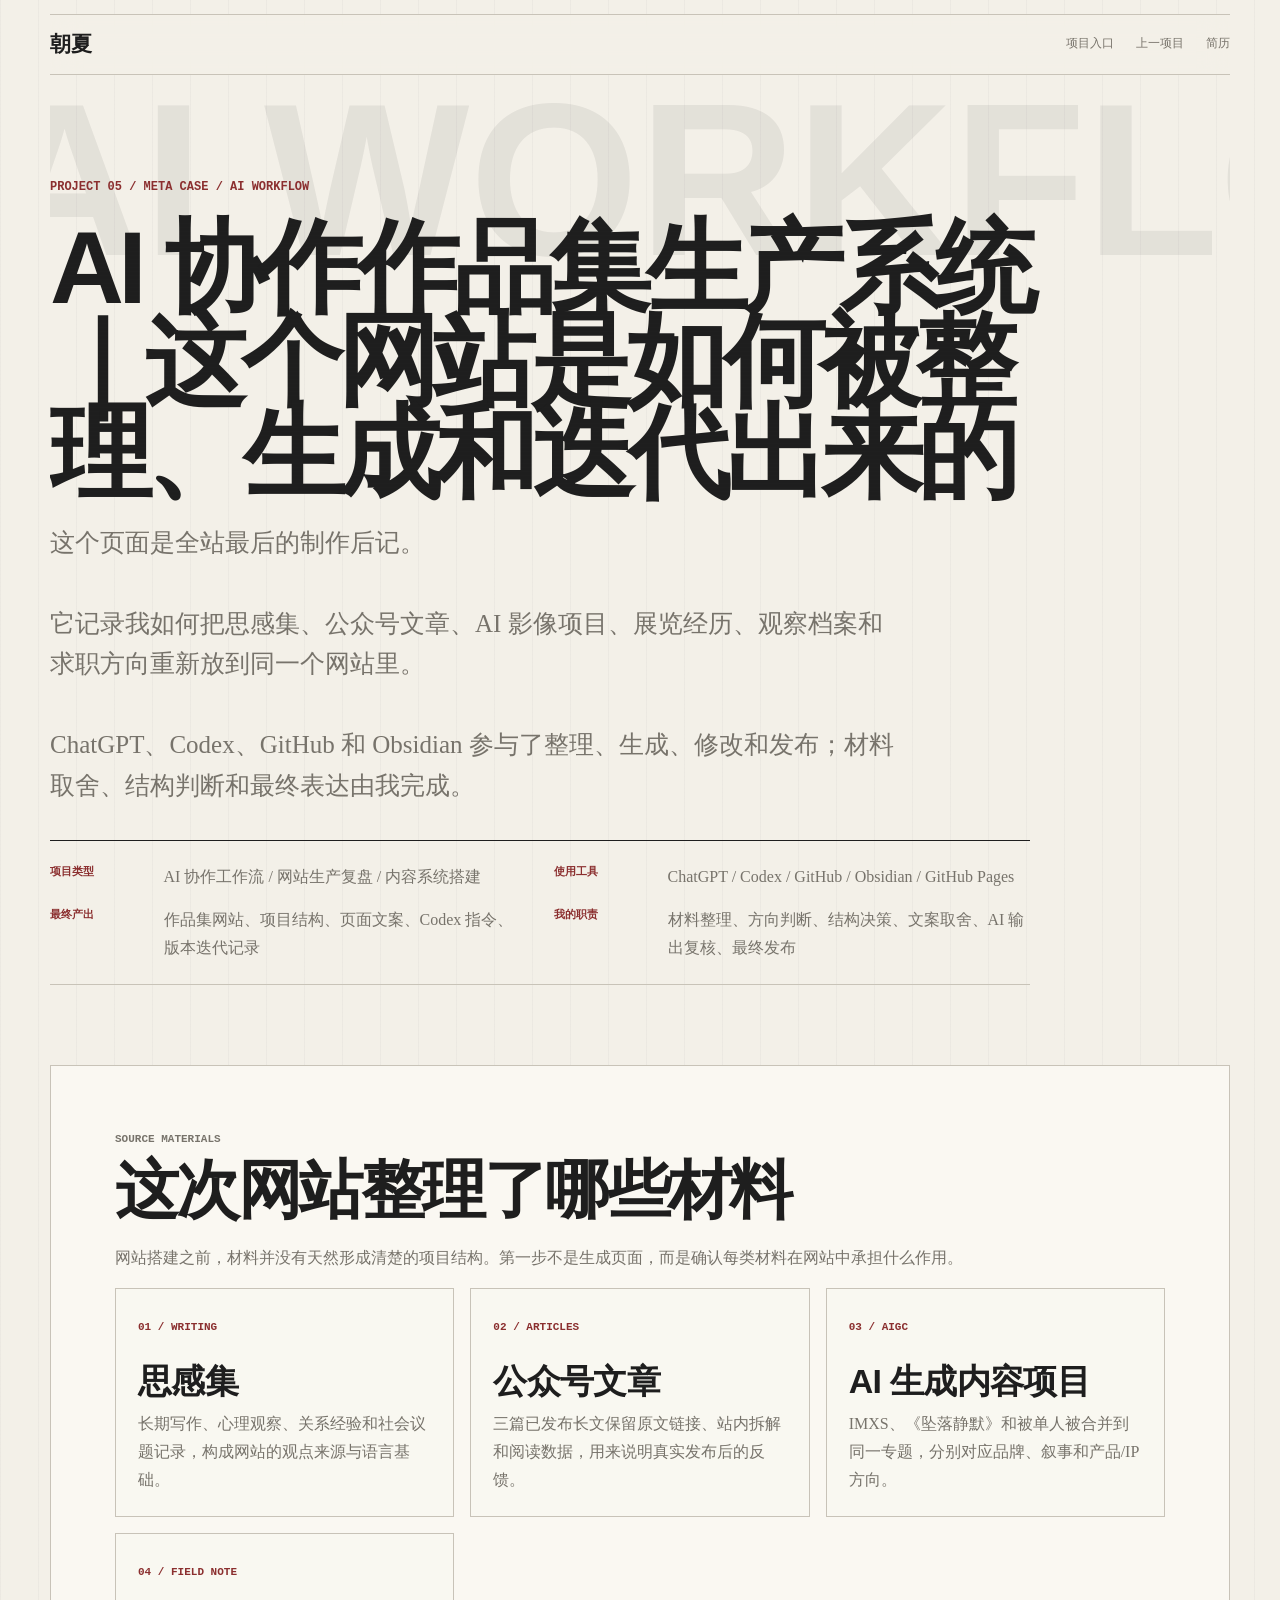
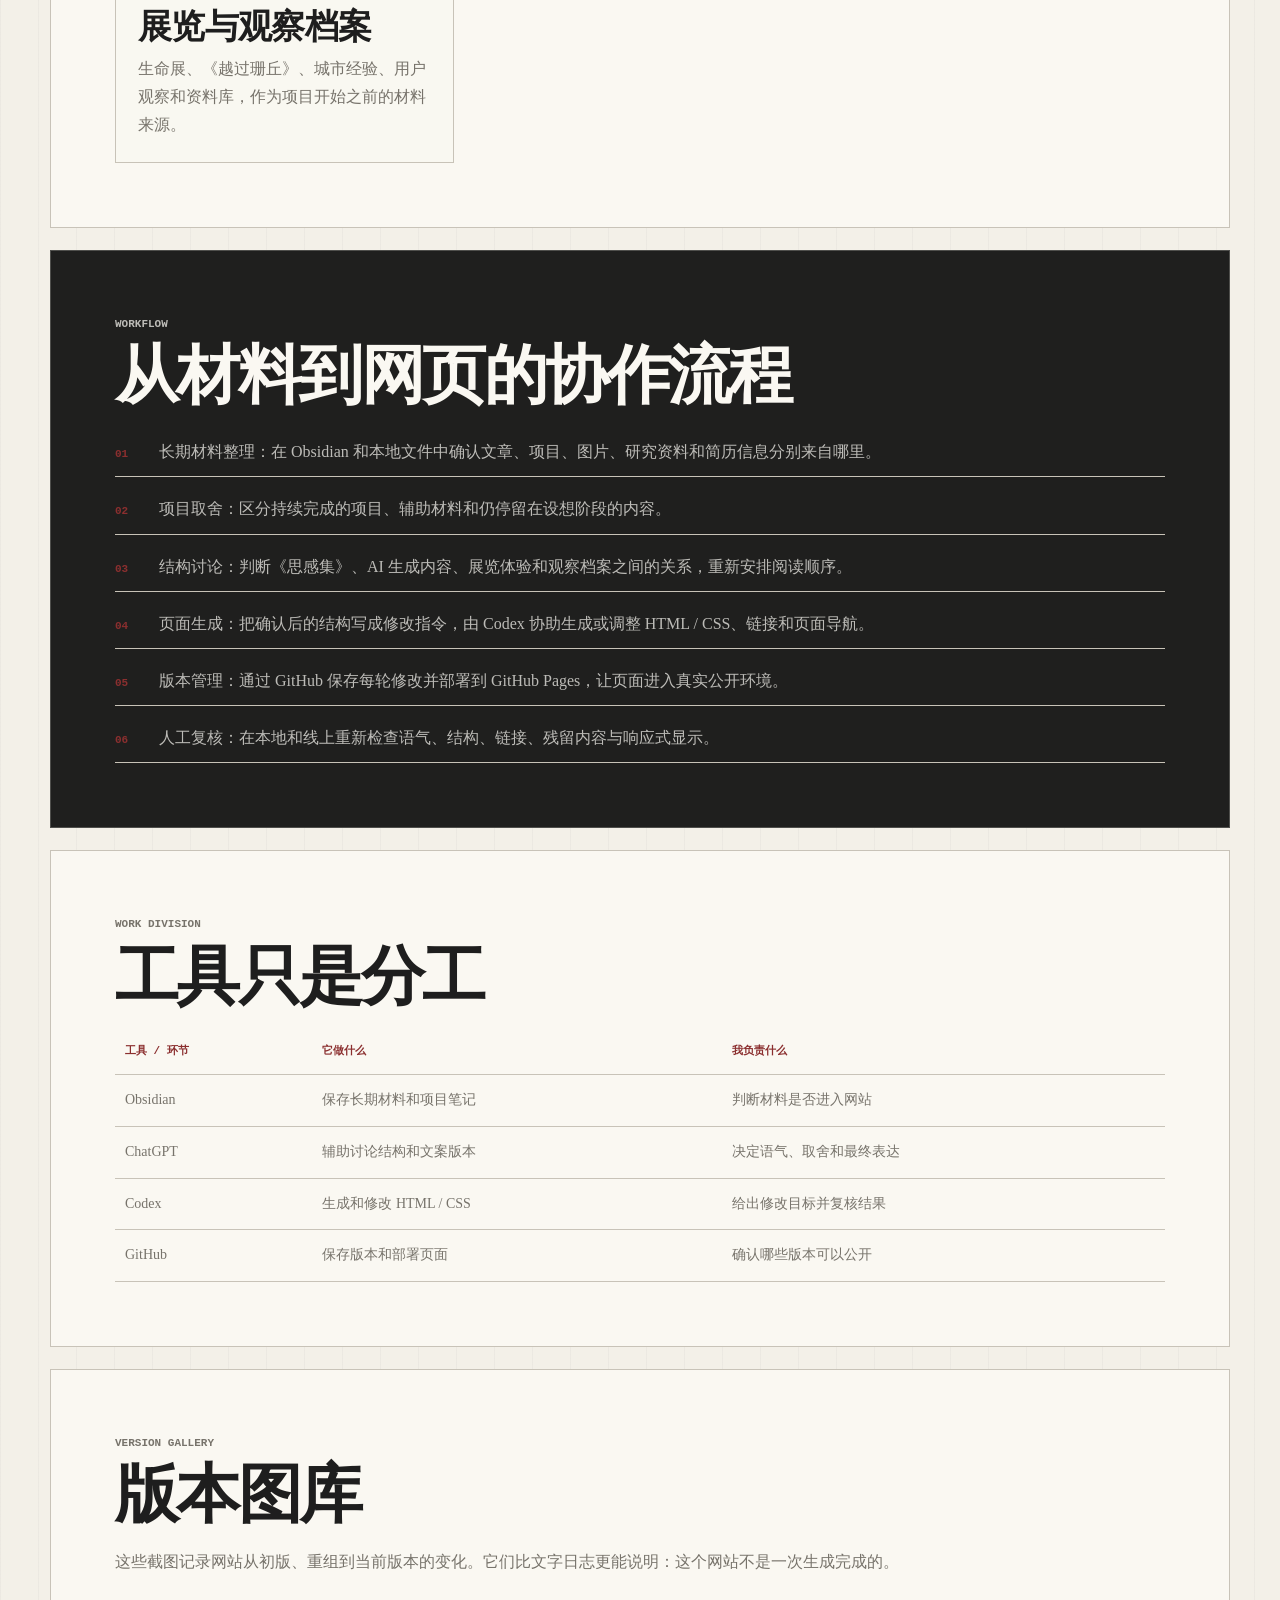
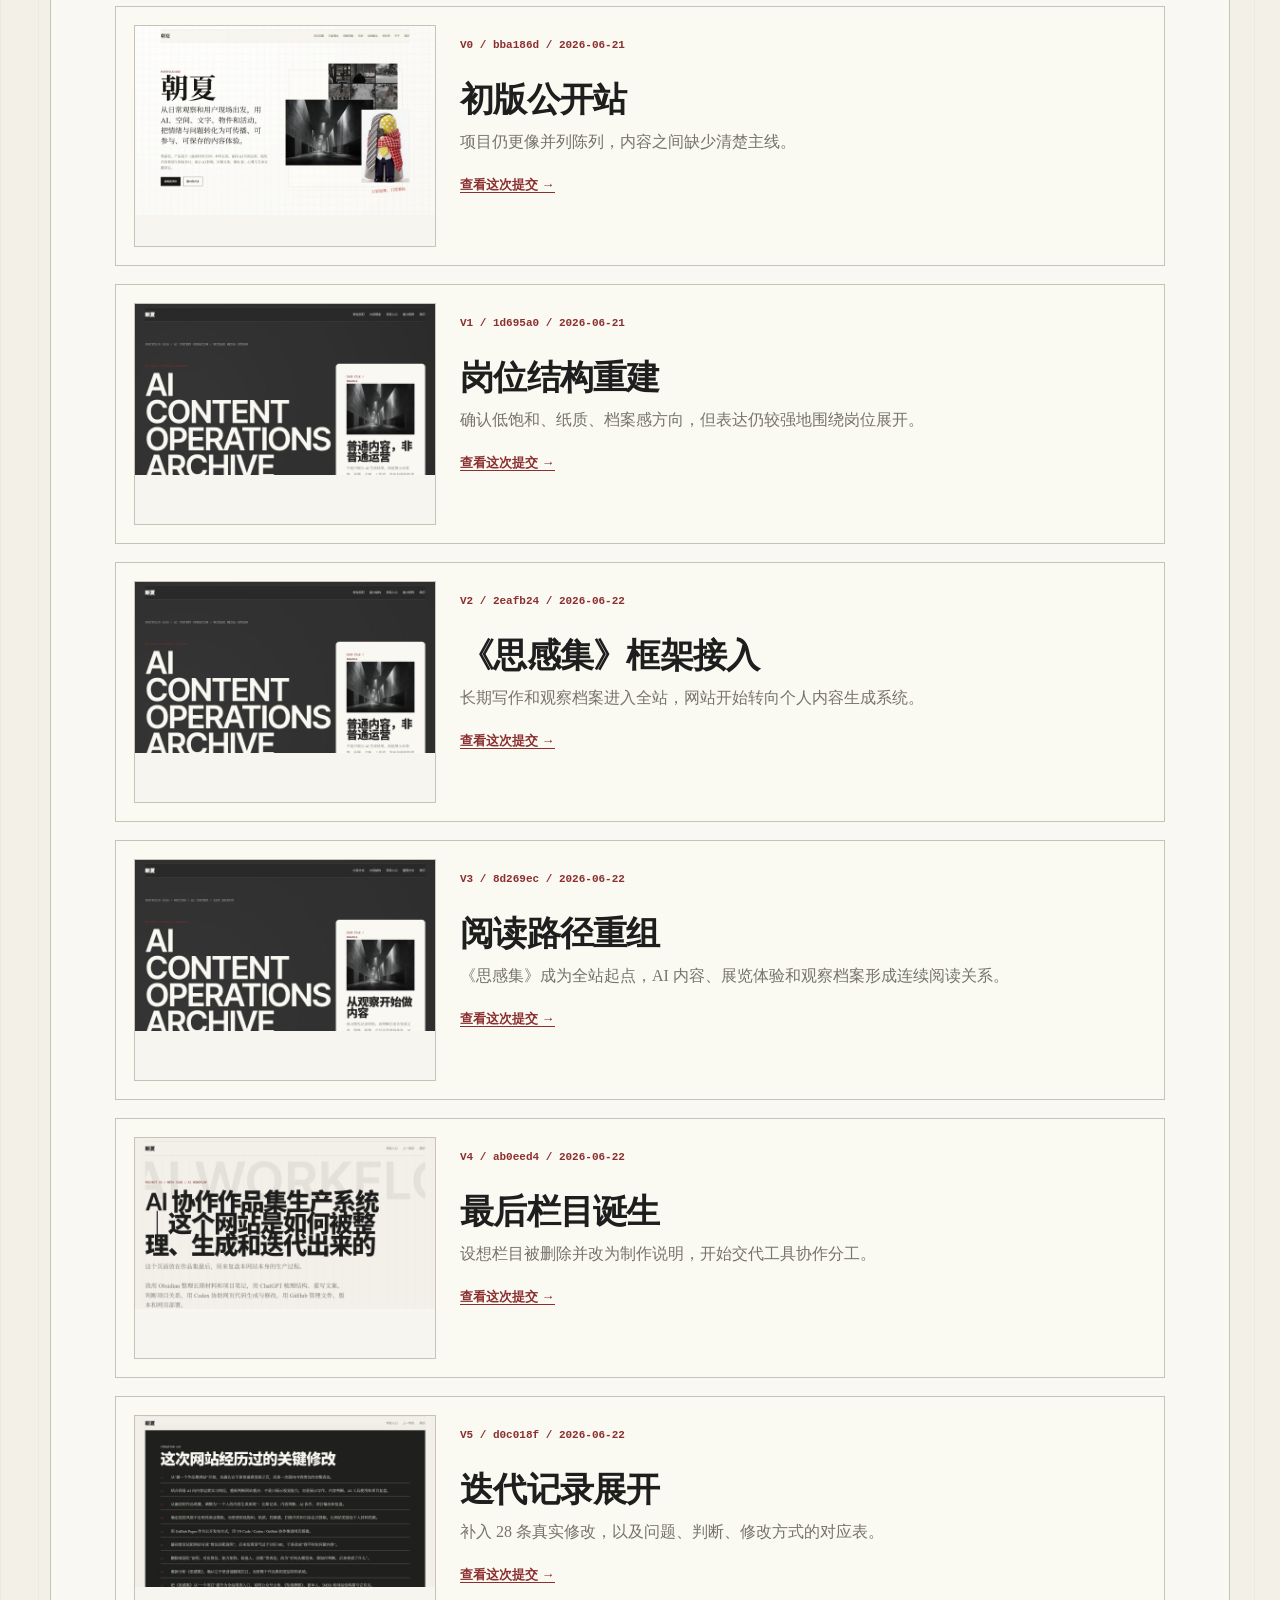
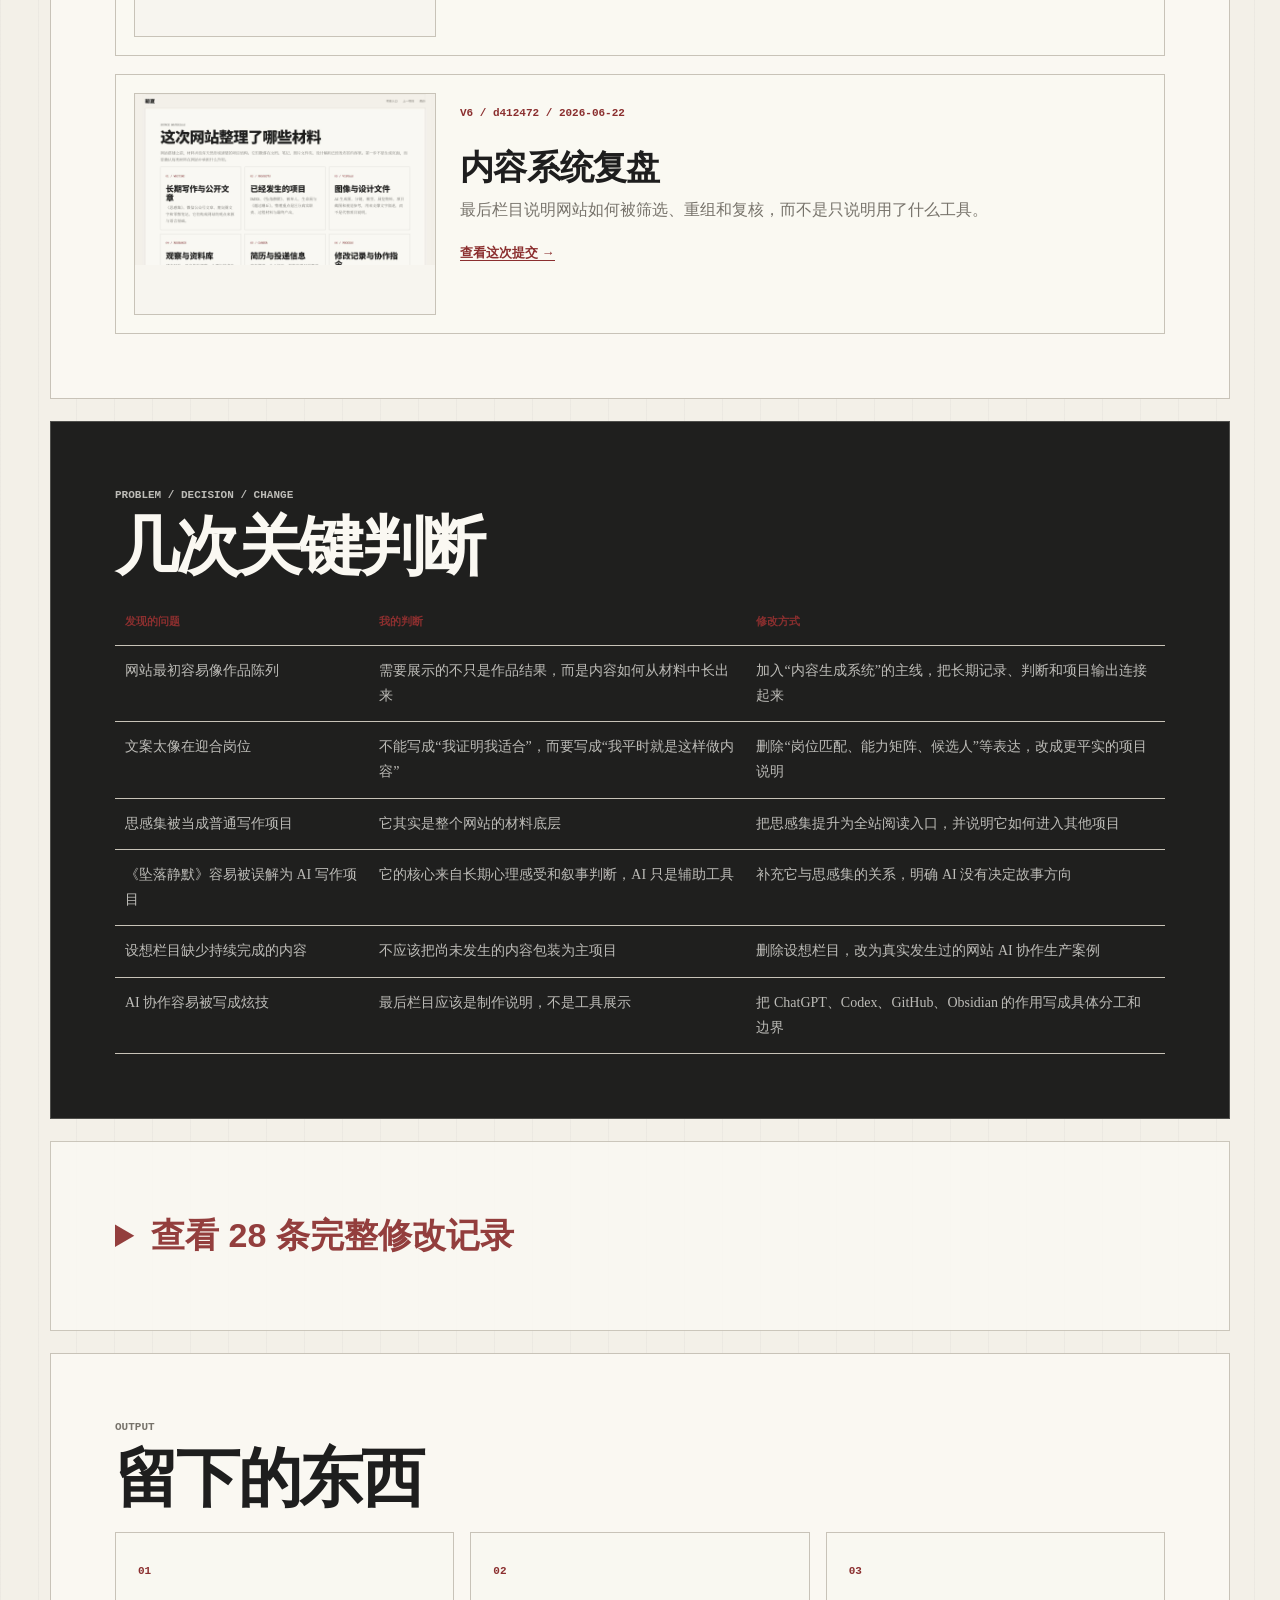
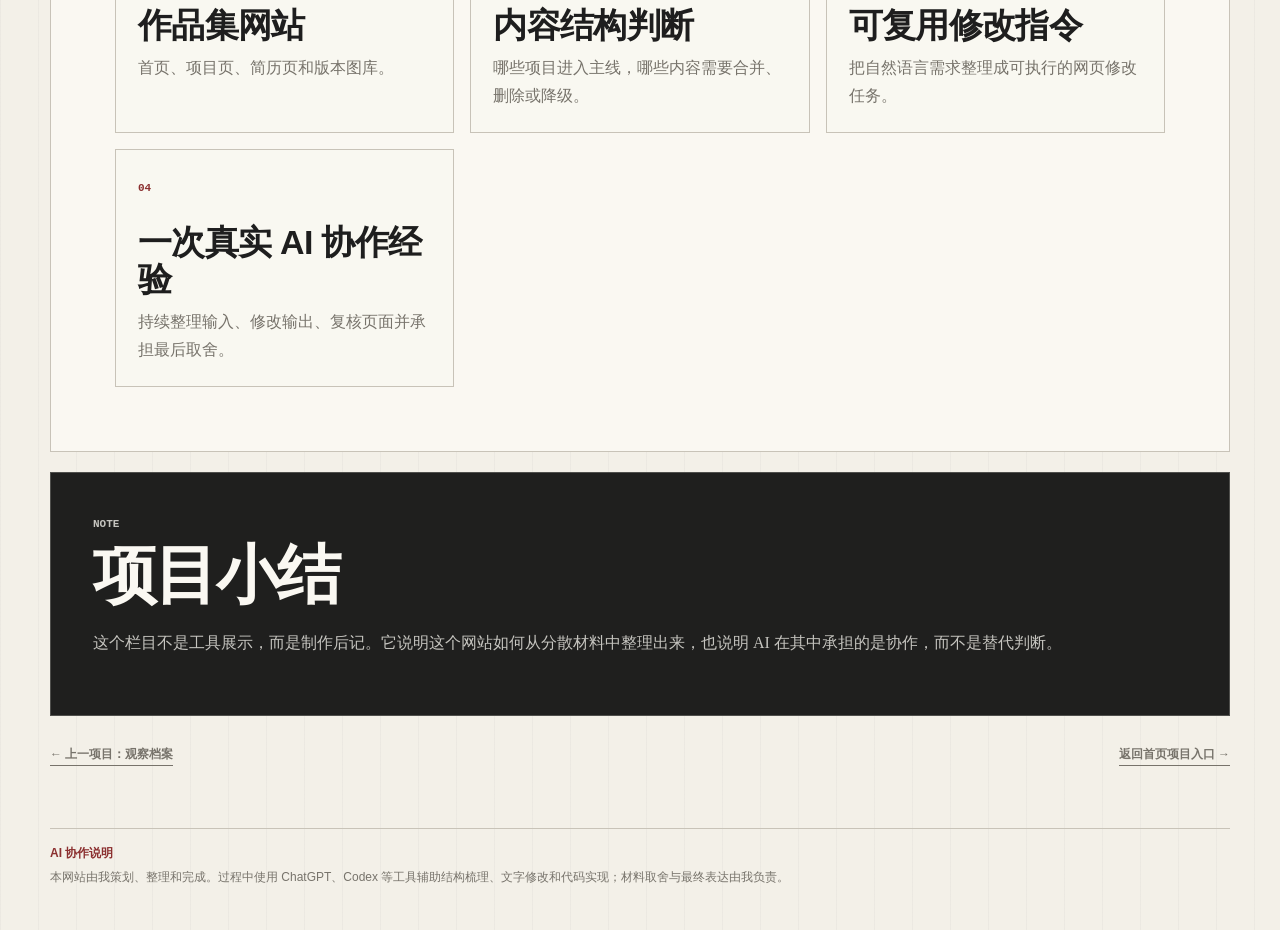
<file: portfolio-site/projects/ai-content-samples.html>
<!doctype html>
<html lang="zh-CN">
  <head>
    <meta charset="UTF-8" />
    <meta name="viewport" content="width=device-width, initial-scale=1.0" />
    <title>AI 协作作品集生产系统 | 朝夏作品集</title>
    <meta name="description" content="作品集网站如何从分散材料中被筛选、重组、生成、复核并发布。" />
    <link rel="stylesheet" href="../styles.css" />
  </head>
  <body class="project-page">
    <header class="site-header">
      <a class="brand" href="../index.html">朝夏</a>
      <nav aria-label="项目导航">
        <a href="../index.html#projects">项目入口</a>
        <a href="./archive.html">上一项目</a>
        <a href="../resume.html">简历</a>
      </nav>
    </header>

    <main>
      <section class="project-hero" data-bg="AI WORKFLOW">
        <p class="project-label">PROJECT 05 / META CASE / AI WORKFLOW</p>
        <h1>AI 协作作品集生产系统｜这个网站是如何被整理、生成和迭代出来的</h1>
        <p class="project-lead">
          这个页面是全站最后的制作后记。
          <br /><br />
          它记录我如何把思感集、公众号文章、AI 影像项目、展览经历、观察档案和求职方向重新放到同一个网站里。
          <br /><br />
          ChatGPT、Codex、GitHub 和 Obsidian 参与了整理、生成、修改和发布；材料取舍、结构判断和最终表达由我完成。
        </p>
        <dl class="project-meta">
          <div><dt>项目类型</dt><dd>AI 协作工作流 / 网站生产复盘 / 内容系统搭建</dd></div>
          <div><dt>使用工具</dt><dd>ChatGPT / Codex / GitHub / Obsidian / GitHub Pages</dd></div>
          <div><dt>最终产出</dt><dd>作品集网站、项目结构、页面文案、Codex 指令、版本迭代记录</dd></div>
          <div><dt>我的职责</dt><dd>材料整理、方向判断、结构决策、文案取舍、AI 输出复核、最终发布</dd></div>
        </dl>
      </section>

      <section class="project-section">
        <p class="section-kicker">SOURCE MATERIALS</p>
        <h2>这次网站整理了哪些材料</h2>
        <p>
          网站搭建之前，材料并没有天然形成清楚的项目结构。第一步不是生成页面，而是确认每类材料在网站中承担什么作用。
        </p>
        <div class="evidence-grid">
          <article class="evidence-card">
            <span>01 / WRITING</span>
            <h3>思感集</h3>
            <p>长期写作、心理观察、关系经验和社会议题记录，构成网站的观点来源与语言基础。</p>
          </article>

          <article class="evidence-card">
            <span>02 / ARTICLES</span>
            <h3>公众号文章</h3>
            <p>三篇已发布长文保留原文链接、站内拆解和阅读数据，用来说明真实发布后的反馈。</p>
          </article>

          <article class="evidence-card">
            <span>03 / AIGC</span>
            <h3>AI 生成内容项目</h3>
            <p>IMXS、《坠落静默》和被单人被合并到同一专题，分别对应品牌、叙事和产品/IP 方向。</p>
          </article>

          <article class="evidence-card">
            <span>04 / FIELD NOTE</span>
            <h3>展览与观察档案</h3>
            <p>生命展、《越过珊丘》、城市经验、用户观察和资料库，作为项目开始之前的材料来源。</p>
          </article>
        </div>
      </section>

      <section class="project-section dark">
        <p class="section-kicker">WORKFLOW</p>
        <h2>从材料到网页的协作流程</h2>
        <ol class="flow-list">
          <li><span>01</span>长期材料整理：在 Obsidian 和本地文件中确认文章、项目、图片、研究资料和简历信息分别来自哪里。</li>
          <li><span>02</span>项目取舍：区分持续完成的项目、辅助材料和仍停留在设想阶段的内容。</li>
          <li><span>03</span>结构讨论：判断《思感集》、AI 生成内容、展览体验和观察档案之间的关系，重新安排阅读顺序。</li>
          <li><span>04</span>页面生成：把确认后的结构写成修改指令，由 Codex 协助生成或调整 HTML / CSS、链接和页面导航。</li>
          <li><span>05</span>版本管理：通过 GitHub 保存每轮修改并部署到 GitHub Pages，让页面进入真实公开环境。</li>
          <li><span>06</span>人工复核：在本地和线上重新检查语气、结构、链接、残留内容与响应式显示。</li>
        </ol>
      </section>

      <section class="project-section">
        <p class="section-kicker">WORK DIVISION</p>
        <h2>工具只是分工</h2>
        <table class="data-table">
          <thead>
            <tr>
              <th>工具 / 环节</th>
              <th>它做什么</th>
              <th>我负责什么</th>
            </tr>
          </thead>
          <tbody>
            <tr>
              <td>Obsidian</td>
              <td>保存长期材料和项目笔记</td>
              <td>判断材料是否进入网站</td>
            </tr>
            <tr>
              <td>ChatGPT</td>
              <td>辅助讨论结构和文案版本</td>
              <td>决定语气、取舍和最终表达</td>
            </tr>
            <tr>
              <td>Codex</td>
              <td>生成和修改 HTML / CSS</td>
              <td>给出修改目标并复核结果</td>
            </tr>
            <tr>
              <td>GitHub</td>
              <td>保存版本和部署页面</td>
              <td>确认哪些版本可以公开</td>
            </tr>
          </tbody>
        </table>
      </section>

      <section class="project-section version-archive">
        <p class="section-kicker">VERSION GALLERY</p>
        <h2>版本图库</h2>
        <p>
          这些截图记录网站从初版、重组到当前版本的变化。它们比文字日志更能说明：这个网站不是一次生成完成的。
        </p>
          <div class="version-gallery">
            <figure class="version-sheet">
            <div class="evidence-media" data-evidence="version-v0"><img loading="lazy" decoding="async" src="../assets/version-gallery/v0.png" alt="V0 作品集网站最初公开版本首页" /></div>
              <figcaption>
                <span>V0 / bba186d / 2026-06-21</span>
                <h3>初版公开站</h3>
                <p>项目仍更像并列陈列，内容之间缺少清楚主线。</p>
                <a href="https://github.com/zhaoxiamenghua/zhaoxia-portfolio/commit/bba186d" target="_blank" rel="noopener noreferrer">查看这次提交 →</a>
              </figcaption>
            </figure>

          <figure class="version-sheet">
            <div class="evidence-media" data-evidence="version-v1"><img loading="lazy" decoding="async" src="../assets/version-gallery/v1.png" alt="V1 面向 AI 内容运营重建的网站首页" /></div>
            <figcaption>
              <span>V1 / 1d695a0 / 2026-06-21</span>
              <h3>岗位结构重建</h3>
              <p>确认低饱和、纸质、档案感方向，但表达仍较强地围绕岗位展开。</p>
              <a href="https://github.com/zhaoxiamenghua/zhaoxia-portfolio/commit/1d695a0" target="_blank" rel="noopener noreferrer">查看这次提交 →</a>
            </figcaption>
          </figure>

          <figure class="version-sheet">
            <div class="evidence-media" data-evidence="version-v2"><img loading="lazy" decoding="async" src="../assets/version-gallery/v2.png" alt="V2 接入思感集与观察档案框架的网站首页" /></div>
            <figcaption>
              <span>V2 / 2eafb24 / 2026-06-22</span>
              <h3>《思感集》框架接入</h3>
              <p>长期写作和观察档案进入全站，网站开始转向个人内容生成系统。</p>
              <a href="https://github.com/zhaoxiamenghua/zhaoxia-portfolio/commit/2eafb24" target="_blank" rel="noopener noreferrer">查看这次提交 →</a>
            </figcaption>
          </figure>

          <figure class="version-sheet">
            <div class="evidence-media" data-evidence="version-v3"><img loading="lazy" decoding="async" src="../assets/version-gallery/v3.png" alt="V3 重新组织阅读路径后的作品集网站首页" /></div>
            <figcaption>
              <span>V3 / 8d269ec / 2026-06-22</span>
              <h3>阅读路径重组</h3>
              <p>《思感集》成为全站起点，AI 内容、展览体验和观察档案形成连续阅读关系。</p>
              <a href="https://github.com/zhaoxiamenghua/zhaoxia-portfolio/commit/8d269ec" target="_blank" rel="noopener noreferrer">查看这次提交 →</a>
            </figcaption>
          </figure>

          <figure class="version-sheet">
            <div class="evidence-media" data-evidence="version-v4"><img loading="lazy" decoding="async" src="../assets/version-gallery/v4.png" alt="V4 AI 协作作品集生产系统栏目初版" /></div>
            <figcaption>
              <span>V4 / ab0eed4 / 2026-06-22</span>
              <h3>最后栏目诞生</h3>
              <p>设想栏目被删除并改为制作说明，开始交代工具协作分工。</p>
              <a href="https://github.com/zhaoxiamenghua/zhaoxia-portfolio/commit/ab0eed4" target="_blank" rel="noopener noreferrer">查看这次提交 →</a>
            </figcaption>
          </figure>

          <figure class="version-sheet">
            <div class="evidence-media" data-evidence="version-v5"><img loading="lazy" decoding="async" src="../assets/version-gallery/v5.png" alt="V5 扩展二十八条关键修改后的迭代复盘页面" /></div>
            <figcaption>
              <span>V5 / d0c018f / 2026-06-22</span>
              <h3>迭代记录展开</h3>
              <p>补入 28 条真实修改，以及问题、判断、修改方式的对应表。</p>
              <a href="https://github.com/zhaoxiamenghua/zhaoxia-portfolio/commit/d0c018f" target="_blank" rel="noopener noreferrer">查看这次提交 →</a>
            </figcaption>
          </figure>

          <figure class="version-sheet">
            <div class="evidence-media" data-evidence="version-v6"><img loading="lazy" decoding="async" src="../assets/version-gallery/v6.png" alt="V6 补充材料来源和核心判断后的版本" /></div>
            <figcaption>
              <span>V6 / d412472 / 2026-06-22</span>
              <h3>内容系统复盘</h3>
              <p>最后栏目说明网站如何被筛选、重组和复核，而不是只说明用了什么工具。</p>
              <a href="https://github.com/zhaoxiamenghua/zhaoxia-portfolio/commit/d412472" target="_blank" rel="noopener noreferrer">查看这次提交 →</a>
            </figcaption>
          </figure>
        </div>
      </section>

      <section class="project-section dark">
        <p class="section-kicker">PROBLEM / DECISION / CHANGE</p>
        <h2>几次关键判断</h2>
        <table class="data-table">
          <thead>
            <tr>
              <th>发现的问题</th>
              <th>我的判断</th>
              <th>修改方式</th>
            </tr>
          </thead>
          <tbody>
            <tr>
              <td>网站最初容易像作品陈列</td>
              <td>需要展示的不只是作品结果，而是内容如何从材料中长出来</td>
              <td>加入“内容生成系统”的主线，把长期记录、判断和项目输出连接起来</td>
            </tr>
            <tr>
              <td>文案太像在迎合岗位</td>
              <td>不能写成“我证明我适合”，而要写成“我平时就是这样做内容”</td>
              <td>删除“岗位匹配、能力矩阵、候选人”等表达，改成更平实的项目说明</td>
            </tr>
            <tr>
              <td>思感集被当成普通写作项目</td>
              <td>它其实是整个网站的材料底层</td>
              <td>把思感集提升为全站阅读入口，并说明它如何进入其他项目</td>
            </tr>
            <tr>
              <td>《坠落静默》容易被误解为 AI 写作项目</td>
              <td>它的核心来自长期心理感受和叙事判断，AI 只是辅助工具</td>
              <td>补充它与思感集的关系，明确 AI 没有决定故事方向</td>
            </tr>
            <tr>
              <td>设想栏目缺少持续完成的内容</td>
              <td>不应该把尚未发生的内容包装为主项目</td>
              <td>删除设想栏目，改为真实发生过的网站 AI 协作生产案例</td>
            </tr>
            <tr>
              <td>AI 协作容易被写成炫技</td>
              <td>最后栏目应该是制作说明，不是工具展示</td>
              <td>把 ChatGPT、Codex、GitHub、Obsidian 的作用写成具体分工和边界</td>
            </tr>
          </tbody>
        </table>
      </section>

      <details class="project-section detail-log appendix-log">
        <summary>查看 28 条完整修改记录</summary>
        <p class="section-kicker">APPENDIX</p>
        <h2>修改附录</h2>
        <p>
          下面保留较完整的修改轨迹。它不是主阅读内容，更像这次网站制作的边注。
        </p>
        <ol class="flow-list">
          <li><span>01</span>从“做一个作品集网站”开始，先确认它不是普通视觉展示页，而是一次面向内容岗位的完整表达。</li>
          <li><span>02</span>结合网易 AI 向内容运营实习岗位，重新判断网站重点：不是只展示视觉能力，而是展示写作、内容判断、AI 工具使用和项目复盘。</li>
          <li><span>03</span>从最初的作品堆叠，调整为“一个人的内容生成系统”：长期记录、内容判断、AI 协作、项目输出和复盘。</li>
          <li><span>04</span>确定视觉风格不走明亮商业模板，而是使用低饱和、纸质、档案感、扫描书页和旧杂志式排版，让网站更接近个人材料档案。</li>
          <li><span>05</span>用 GitHub Pages 作为公开发布方式，用 VS Code / Codex / GitHub 协作推进网页搭建。</li>
          <li><span>06</span>最初曾尝试把网站写成“岗位匹配说明”，后来发现语气过于讨好 HR，于是改成“我平时如何做内容”。</li>
          <li><span>07</span>删除或弱化“证明、对应岗位、能力矩阵、候选人、匹配”等表达，改为“材料从哪里来、我如何判断、后来变成了什么”。</li>
          <li><span>08</span>重新分析《思感集》，确认它不是普通随笔栏目，而是整个作品集的底层材料系统。</li>
          <li><span>09</span>把《思感集》从“一个项目”提升为全站阅读入口，说明公众号文章、《坠落静默》、被单人、IMXS 和网站结构都与它有关。</li>
          <li><span>10</span>为《思感集》补充反复出现的主题：边界、控制、被看见、身体感受、爱与关系、自我接纳、表达与沉默、规训和人与世界的连接。</li>
          <li><span>11</span>把三篇公众号文章从“样本卡片”改成真实内容证据，并加入微信公众号阅读全文链接。</li>
          <li><span>12</span>为《我绝不认输》《总有人要仰望星空》《比铁手铐更坚固的，是纸手铐》分别保留站内文章拆解和站外原文入口。</li>
          <li><span>13</span>重新整理《坠落静默》的位置：它不是 AI 替我写出的剧本，而是来自长期心理感受和《思感集》材料的原创叙事。</li>
          <li><span>14</span>明确《坠落静默》中 AI 的作用：扩写、润色、镜头整理、提示词辅助；故事方向、情绪边界和最终取舍由我判断。</li>
          <li><span>15</span>将 IMXS、《坠落静默》和被单人合并为“AI 生成内容专题”，不再分散展示。</li>
          <li><span>16</span>重新定义 AI 生成内容专题的三条路径：IMXS 是品牌调性驱动，《坠落静默》是心理叙事驱动，被单人是产品设计和情绪 IP 驱动。</li>
          <li><span>17</span>发现被单人在观察档案中仍有残留，于是决定将它彻底移出 archive，只保留在 AI 生成内容专题中。</li>
          <li><span>18</span>将观察档案重新定位为“项目开始之前的材料来源”，只保留朋友圈观察、城市经验、用户体验、心理/艺术资料和产品设计资料。</li>
          <li><span>19</span>原本准备加入一个面向行业选题的设想栏目，后来判断它不是目前已经真实持续完成的内容，于是删除这个主项目。</li>
          <li><span>20</span>把空出的页面改为最后栏目：“AI 协作作品集生产系统”，用来复盘这个网站本身如何被整理、生成和迭代。</li>
          <li><span>21</span>调整首页项目顺序：思感集 → AI 生成内容专题 → 展览体验 → 观察档案 → AI 协作作品集生产系统。</li>
          <li><span>22</span>将“AI 协作作品集生产系统”放在最后，而不是前面，避免它抢占真实内容项目的位置。</li>
          <li><span>23</span>补充项目内跳转：文章可以跳到原文和拆解，AI 生成内容专题可以跳到 IMXS / 坠落静默 / 被单人。</li>
          <li><span>24</span>补充项目页之间的上一页 / 下一页导航，让读者可以按新的阅读顺序浏览整个网站。</li>
          <li><span>25</span>尝试通过 ChatGPT 直接修改 GitHub 文件，但遇到写入权限限制，因此改为整理 Codex 指令和手动修改路径。</li>
          <li><span>26</span>在每轮修改后重新阅读网页，继续发现问题：文案是否过度包装、链接是否缺失、项目是否真实、栏目位置是否合理。</li>
          <li><span>27</span>统一全站 AI 协作说明，明确 ChatGPT、Codex 等工具参与结构梳理、文字修改和代码实现，但最终判断由我完成。</li>
          <li><span>28</span>最终形成当前版本：前面展示真实内容和项目，最后用一个 meta case 说明这个网站如何被我使用 AI 工具协作完成。</li>
        </ol>
      </details>

      <section class="project-section">
        <p class="section-kicker">OUTPUT</p>
        <h2>留下的东西</h2>
        <div class="evidence-grid">
          <article class="evidence-card">
            <span>01</span>
            <h3>作品集网站</h3>
            <p>首页、项目页、简历页和版本图库。</p>
          </article>

          <article class="evidence-card">
            <span>02</span>
            <h3>内容结构判断</h3>
            <p>哪些项目进入主线，哪些内容需要合并、删除或降级。</p>
          </article>

          <article class="evidence-card">
            <span>03</span>
            <h3>可复用修改指令</h3>
            <p>把自然语言需求整理成可执行的网页修改任务。</p>
          </article>

          <article class="evidence-card">
            <span>04</span>
            <h3>一次真实 AI 协作经验</h3>
            <p>持续整理输入、修改输出、复核页面并承担最后取舍。</p>
          </article>
        </div>

      </section>

      <section class="project-section proof-box">
        <p class="section-kicker">NOTE</p>
        <h2>项目小结</h2>
        <p>
          这个栏目不是工具展示，而是制作后记。它说明这个网站如何从分散材料中整理出来，也说明 AI 在其中承担的是协作，而不是替代判断。
        </p>
      </section>

      <nav class="project-nav" aria-label="项目翻页">
        <a href="./archive.html">← 上一项目：观察档案</a>
        <a href="../index.html#projects">返回首页项目入口 →</a>
      </nav>
    </main>

    <div class="ai-disclosure" aria-label="AI 协作说明">
      <strong>AI 协作说明</strong>
      <p>
        本网站由我策划、整理和完成。过程中使用 ChatGPT、Codex 等工具辅助结构梳理、文字修改和代码实现；材料取舍与最终表达由我负责。
      </p>
    </div>
    <script src="../lightbox.js" defer></script>
  </body>
</html>
</file>
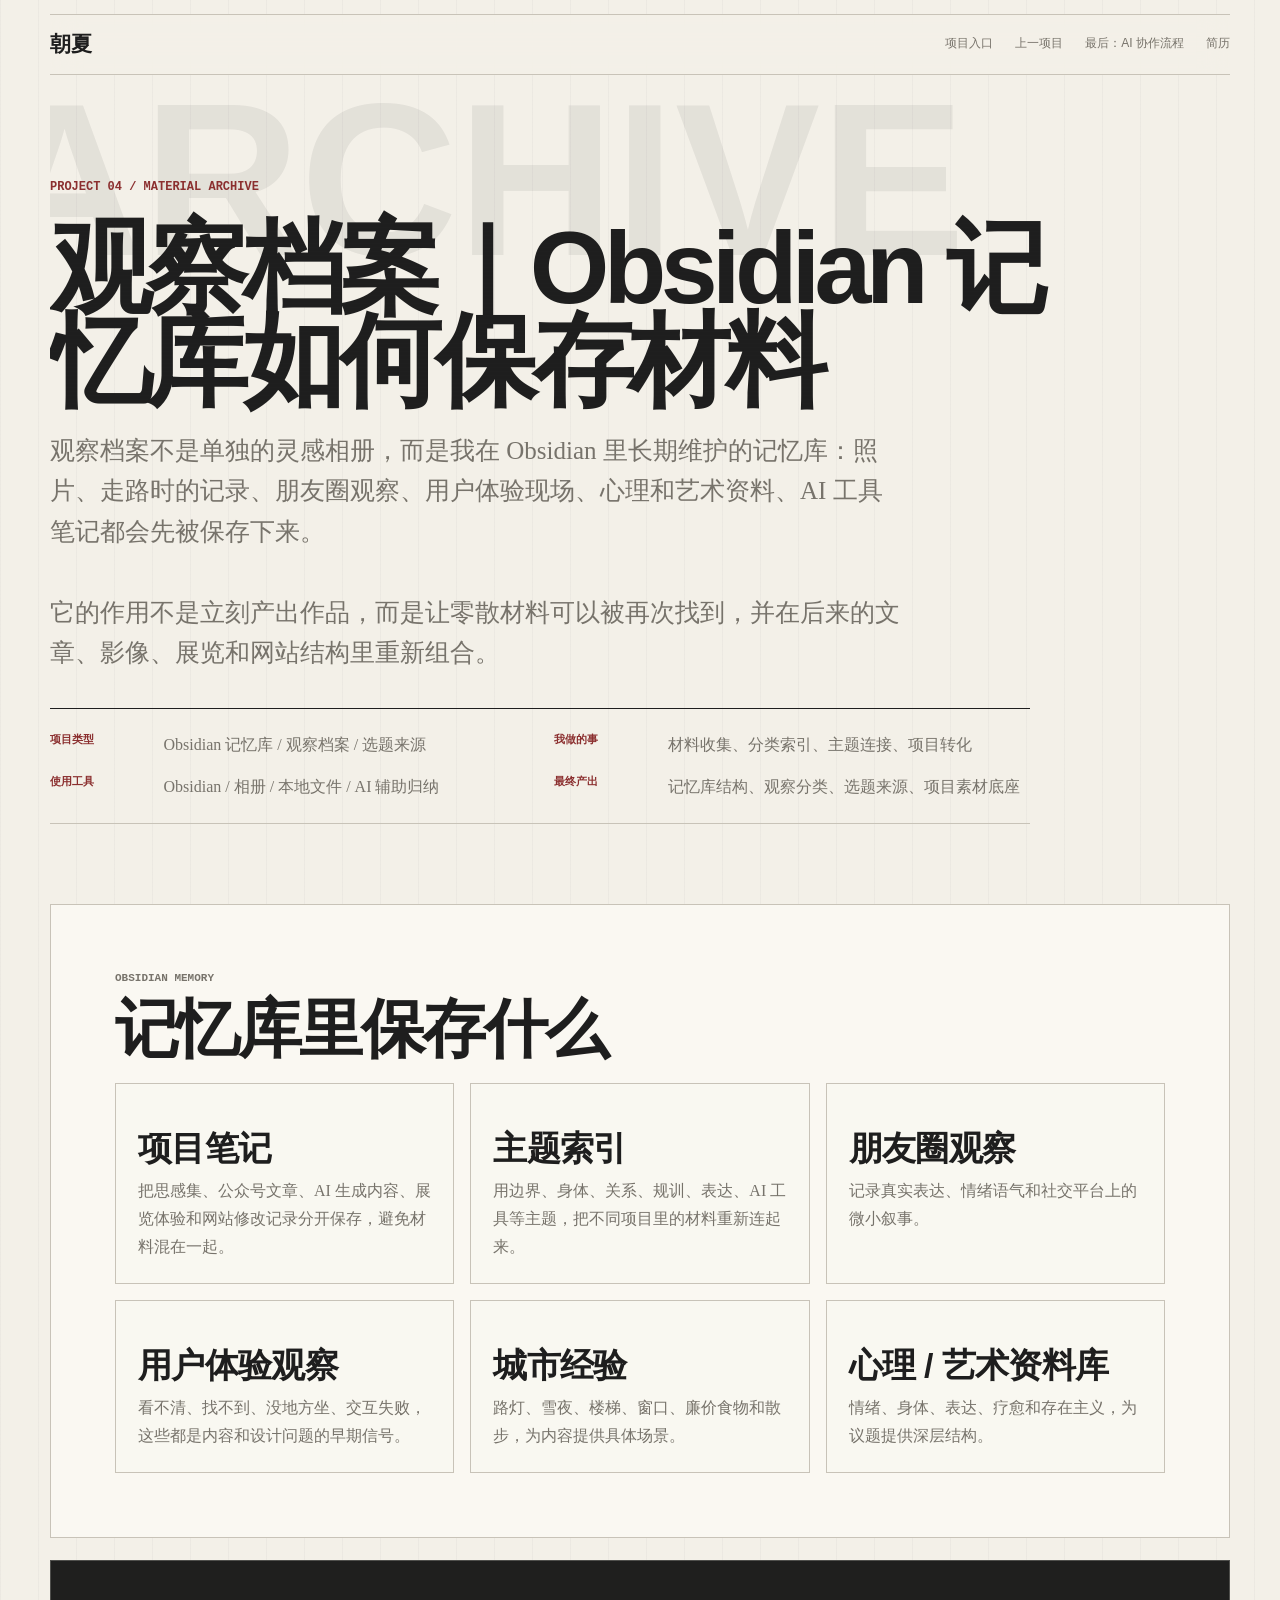
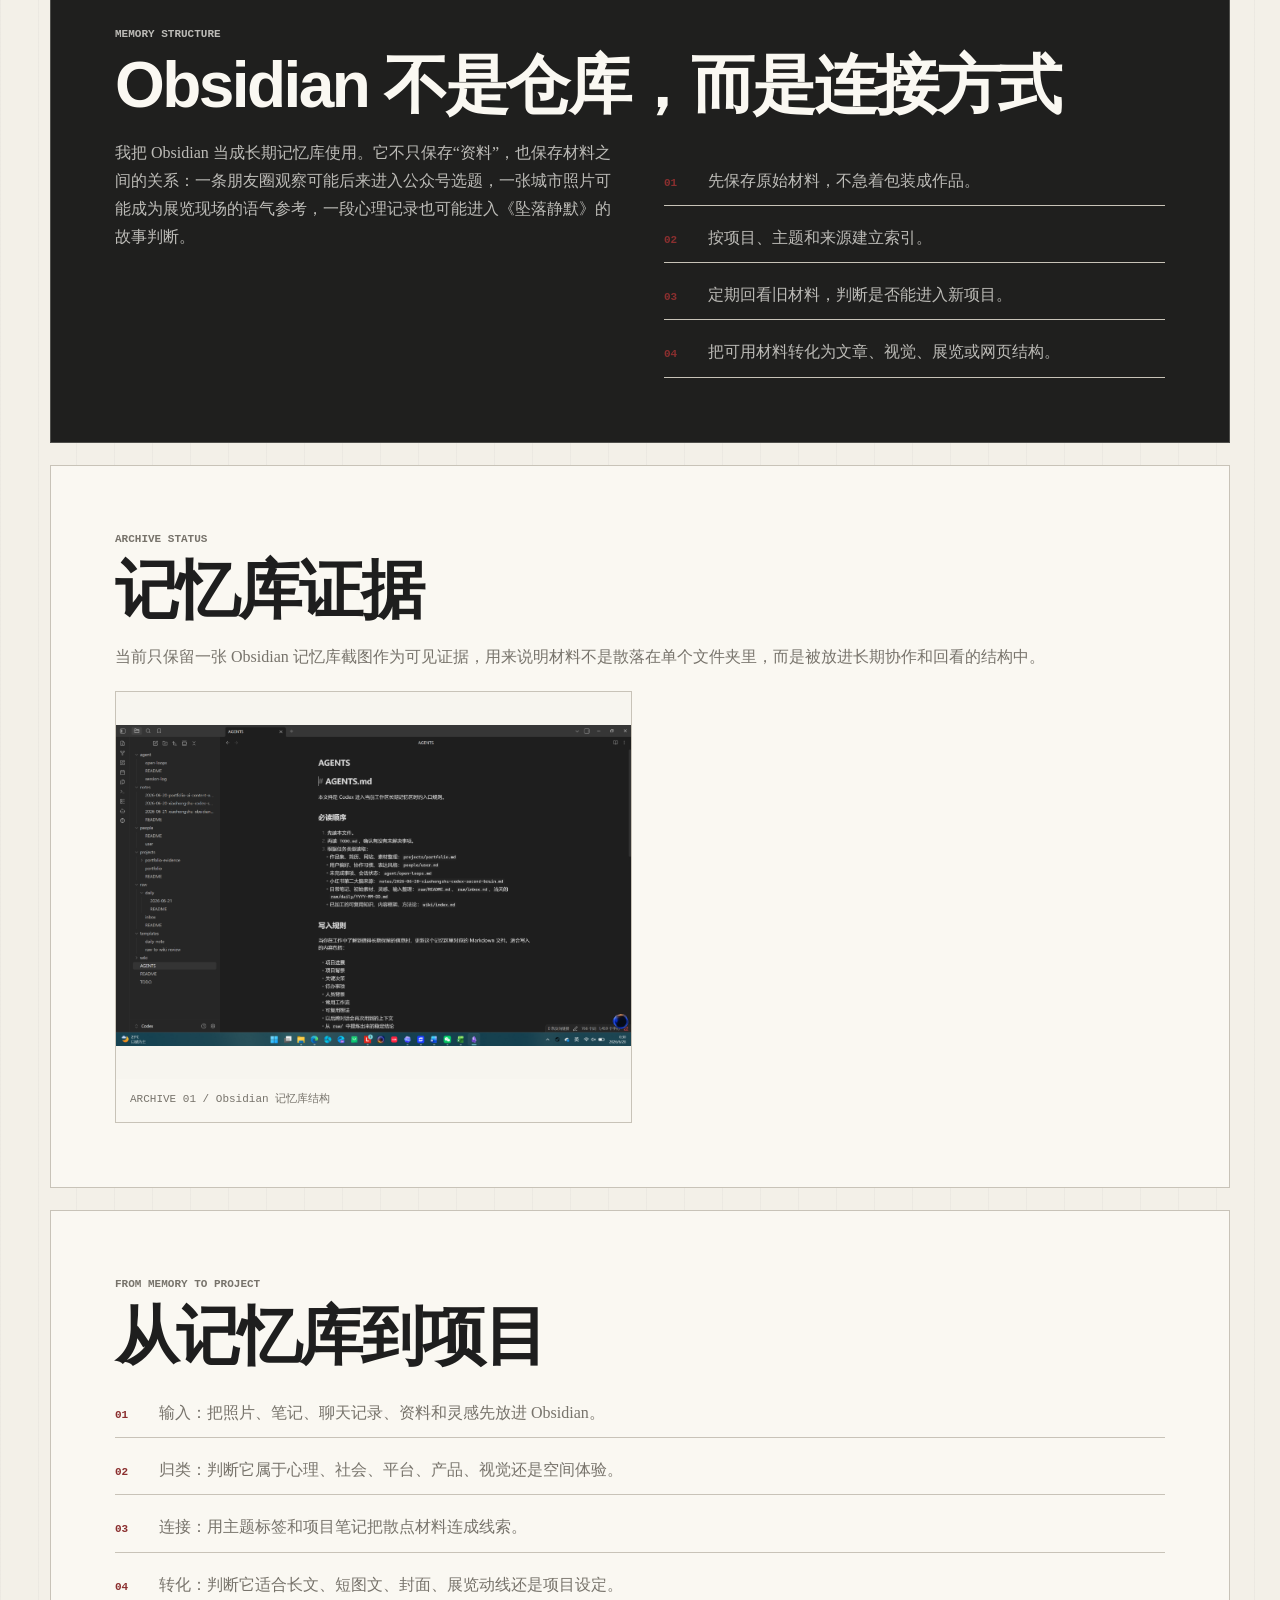
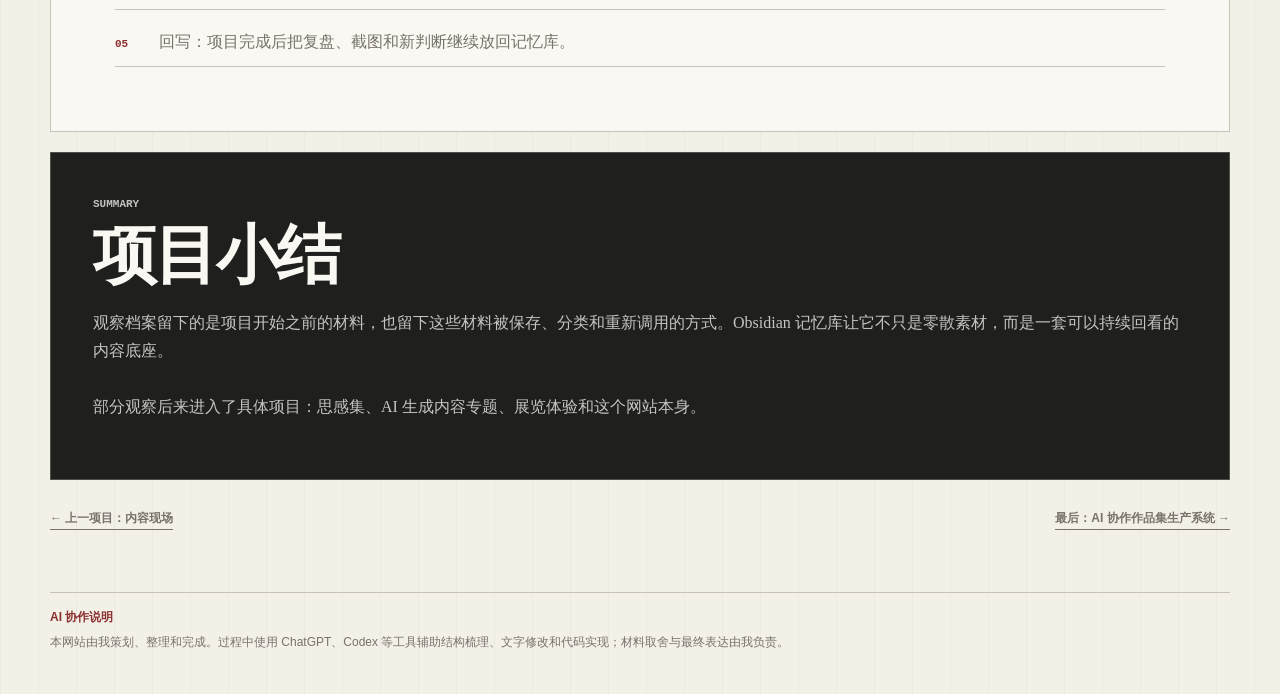
<file: portfolio-site/projects/archive.html>
<!doctype html>
<html lang="zh-CN">
  <head>
    <meta charset="UTF-8" />
    <meta name="viewport" content="width=device-width, initial-scale=1.0" />
    <title>观察档案 | 选题从哪里来</title>
    <meta name="description" content="Obsidian 记忆库如何保存、连接并重新调用写作、城市观察、心理与艺术资料。" />
    <link rel="stylesheet" href="../styles.css" />
  </head>
  <body class="project-page">
    <header class="site-header">
      <a class="brand" href="../index.html">朝夏</a>
      <nav aria-label="项目导航">
        <a href="../index.html#projects">项目入口</a>
        <a href="./exhibition-experience.html">上一项目</a>
        <a href="./ai-content-samples.html">最后：AI 协作流程</a>
        <a href="../resume.html">简历</a>
      </nav>
    </header>

    <main>
      <section class="project-hero" data-bg="ARCHIVE">
        <p class="project-label">PROJECT 04 / MATERIAL ARCHIVE</p>
        <h1>观察档案｜Obsidian 记忆库如何保存材料</h1>
        <p class="project-lead">
          观察档案不是单独的灵感相册，而是我在 Obsidian 里长期维护的记忆库：照片、走路时的记录、朋友圈观察、用户体验现场、心理和艺术资料、AI 工具笔记都会先被保存下来。
          <br /><br />
          它的作用不是立刻产出作品，而是让零散材料可以被再次找到，并在后来的文章、影像、展览和网站结构里重新组合。
        </p>
        <dl class="project-meta">
          <div><dt>项目类型</dt><dd>Obsidian 记忆库 / 观察档案 / 选题来源</dd></div>
          <div><dt>我做的事</dt><dd>材料收集、分类索引、主题连接、项目转化</dd></div>
          <div><dt>使用工具</dt><dd>Obsidian / 相册 / 本地文件 / AI 辅助归纳</dd></div>
          <div><dt>最终产出</dt><dd>记忆库结构、观察分类、选题来源、项目素材底座</dd></div>
        </dl>
      </section>

      <section class="project-section">
        <p class="section-kicker">OBSIDIAN MEMORY</p>
        <h2>记忆库里保存什么</h2>
        <div class="sample-grid">
          <article class="sample-card">
            <h3>项目笔记</h3>
            <p>把思感集、公众号文章、AI 生成内容、展览体验和网站修改记录分开保存，避免材料混在一起。</p>
          </article>
          <article class="sample-card">
            <h3>主题索引</h3>
            <p>用边界、身体、关系、规训、表达、AI 工具等主题，把不同项目里的材料重新连起来。</p>
          </article>
          <article class="sample-card">
            <h3>朋友圈观察</h3>
            <p>记录真实表达、情绪语气和社交平台上的微小叙事。</p>
          </article>
          <article class="sample-card">
            <h3>用户体验观察</h3>
            <p>看不清、找不到、没地方坐、交互失败，这些都是内容和设计问题的早期信号。</p>
          </article>
          <article class="sample-card">
            <h3>城市经验</h3>
            <p>路灯、雪夜、楼梯、窗口、廉价食物和散步，为内容提供具体场景。</p>
          </article>
          <article class="sample-card">
            <h3>心理 / 艺术资料库</h3>
            <p>情绪、身体、表达、疗愈和存在主义，为议题提供深层结构。</p>
          </article>
        </div>
      </section>

      <section class="project-section dark">
        <p class="section-kicker">MEMORY STRUCTURE</p>
        <h2>Obsidian 不是仓库，而是连接方式</h2>
        <div class="two-column">
          <div>
            <p>
              我把 Obsidian 当成长期记忆库使用。它不只保存“资料”，也保存材料之间的关系：一条朋友圈观察可能后来进入公众号选题，一张城市照片可能成为展览现场的语气参考，一段心理记录也可能进入《坠落静默》的故事判断。
            </p>
          </div>
          <ol class="flow-list">
            <li><span>01</span>先保存原始材料，不急着包装成作品。</li>
            <li><span>02</span>按项目、主题和来源建立索引。</li>
            <li><span>03</span>定期回看旧材料，判断是否能进入新项目。</li>
            <li><span>04</span>把可用材料转化为文章、视觉、展览或网页结构。</li>
          </ol>
        </div>
      </section>

      <section class="project-section evidence-note">
        <p class="section-kicker">ARCHIVE STATUS</p>
        <h2>记忆库证据</h2>
        <p>
          当前只保留一张 Obsidian 记忆库截图作为可见证据，用来说明材料不是散落在单个文件夹里，而是被放进长期协作和回看的结构中。
        </p>
        <div class="placeholder-grid">
          <figure class="evidence-media document" data-evidence="archive-memory-library"><img loading="lazy" decoding="async" src="../assets/evidence/archive_obsidian_memory.png" alt="Obsidian 中 Codex 长期记忆库结构截图" /><figcaption>ARCHIVE 01 / Obsidian 记忆库结构</figcaption></figure>
        </div>
      </section>

      <section class="project-section">
        <p class="section-kicker">FROM MEMORY TO PROJECT</p>
        <h2>从记忆库到项目</h2>
        <ol class="flow-list">
          <li><span>01</span>输入：把照片、笔记、聊天记录、资料和灵感先放进 Obsidian。</li>
          <li><span>02</span>归类：判断它属于心理、社会、平台、产品、视觉还是空间体验。</li>
          <li><span>03</span>连接：用主题标签和项目笔记把散点材料连成线索。</li>
          <li><span>04</span>转化：判断它适合长文、短图文、封面、展览动线还是项目设定。</li>
          <li><span>05</span>回写：项目完成后把复盘、截图和新判断继续放回记忆库。</li>
        </ol>
      </section>

      <section class="project-section proof-box">
        <p class="section-kicker">SUMMARY</p>
        <h2>项目小结</h2>
        <p>
          观察档案留下的是项目开始之前的材料，也留下这些材料被保存、分类和重新调用的方式。Obsidian 记忆库让它不只是零散素材，而是一套可以持续回看的内容底座。
          <br /><br />
          部分观察后来进入了具体项目：思感集、AI 生成内容专题、展览体验和这个网站本身。
        </p>
      </section>

      <nav class="project-nav" aria-label="项目翻页">
        <a href="./exhibition-experience.html">← 上一项目：内容现场</a>
        <a href="./ai-content-samples.html">最后：AI 协作作品集生产系统 →</a>
      </nav>
    </main>

    <div class="ai-disclosure" aria-label="AI 协作说明">
      <strong>AI 协作说明</strong>
      <p>
        本网站由我策划、整理和完成。过程中使用 ChatGPT、Codex 等工具辅助结构梳理、文字修改和代码实现；材料取舍与最终表达由我负责。
      </p>
    </div>
    <script src="../lightbox.js" defer></script>
  </body>
</html>
</file>
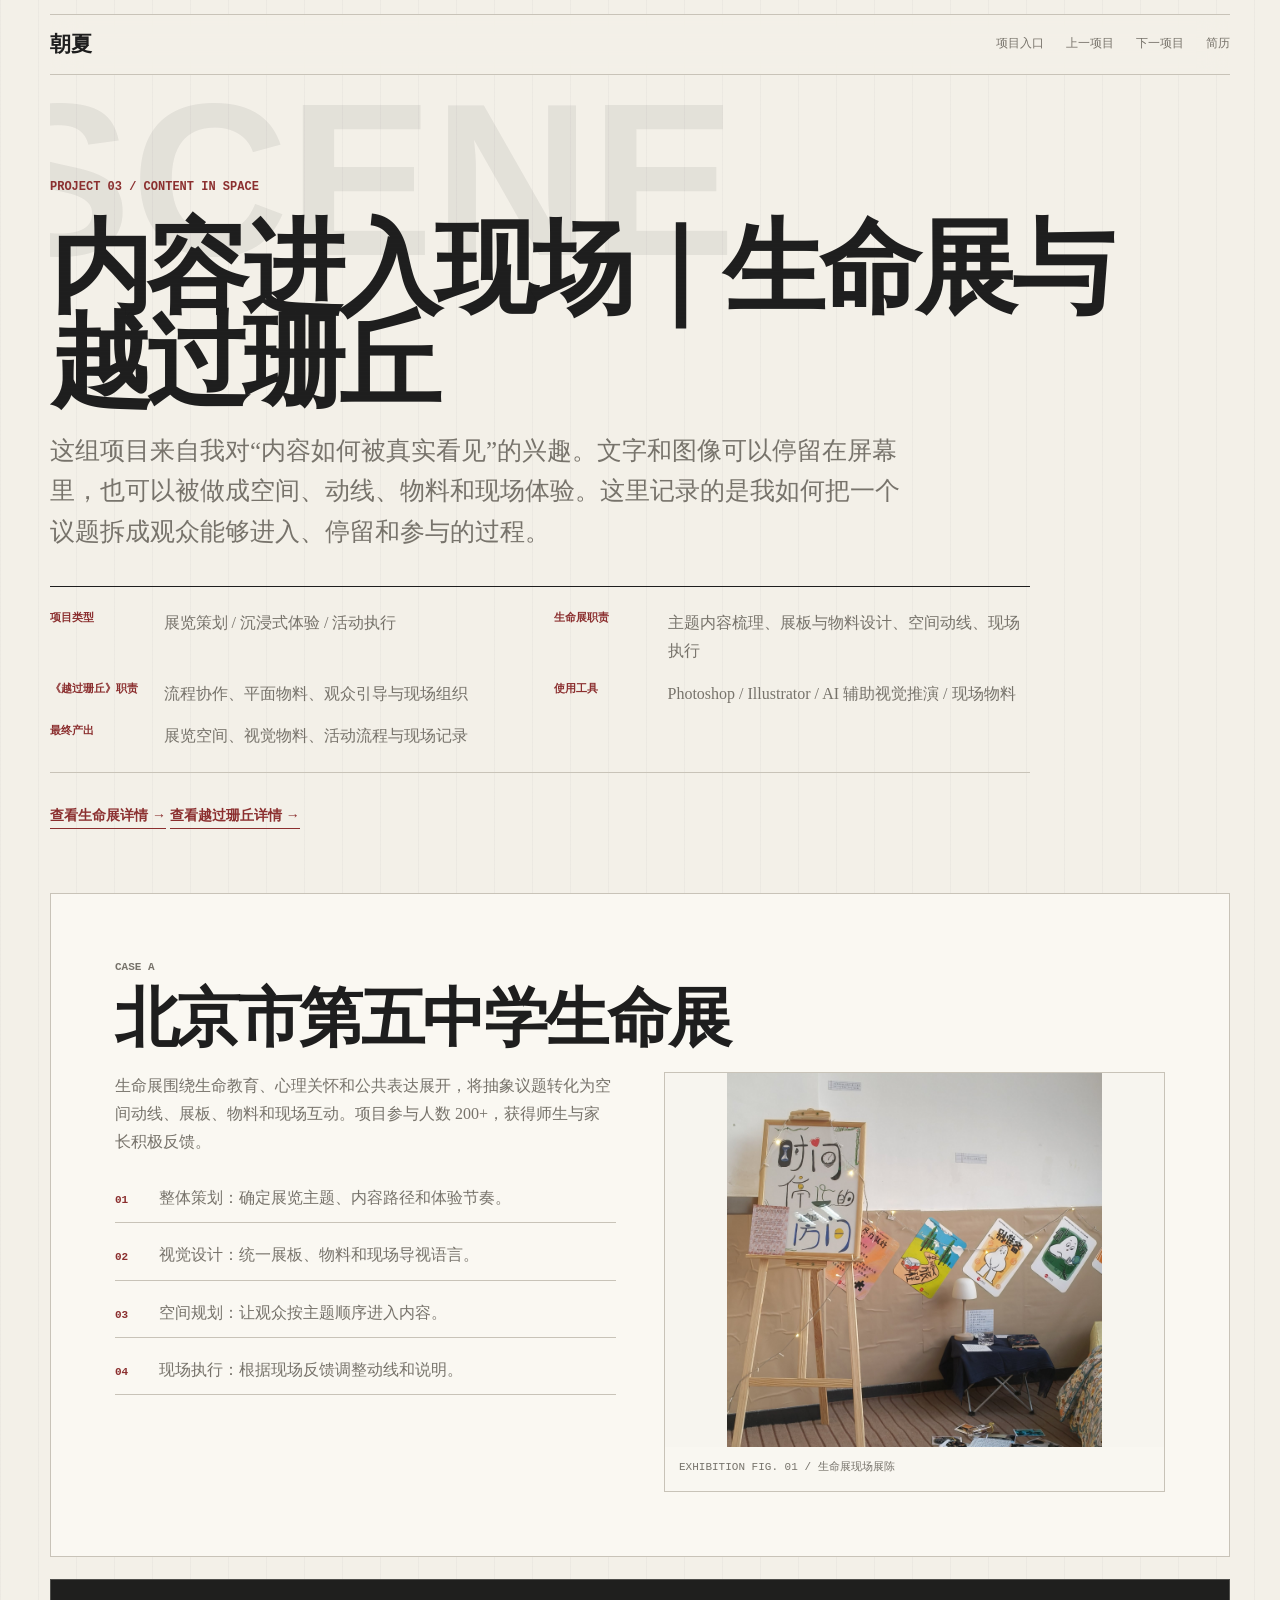
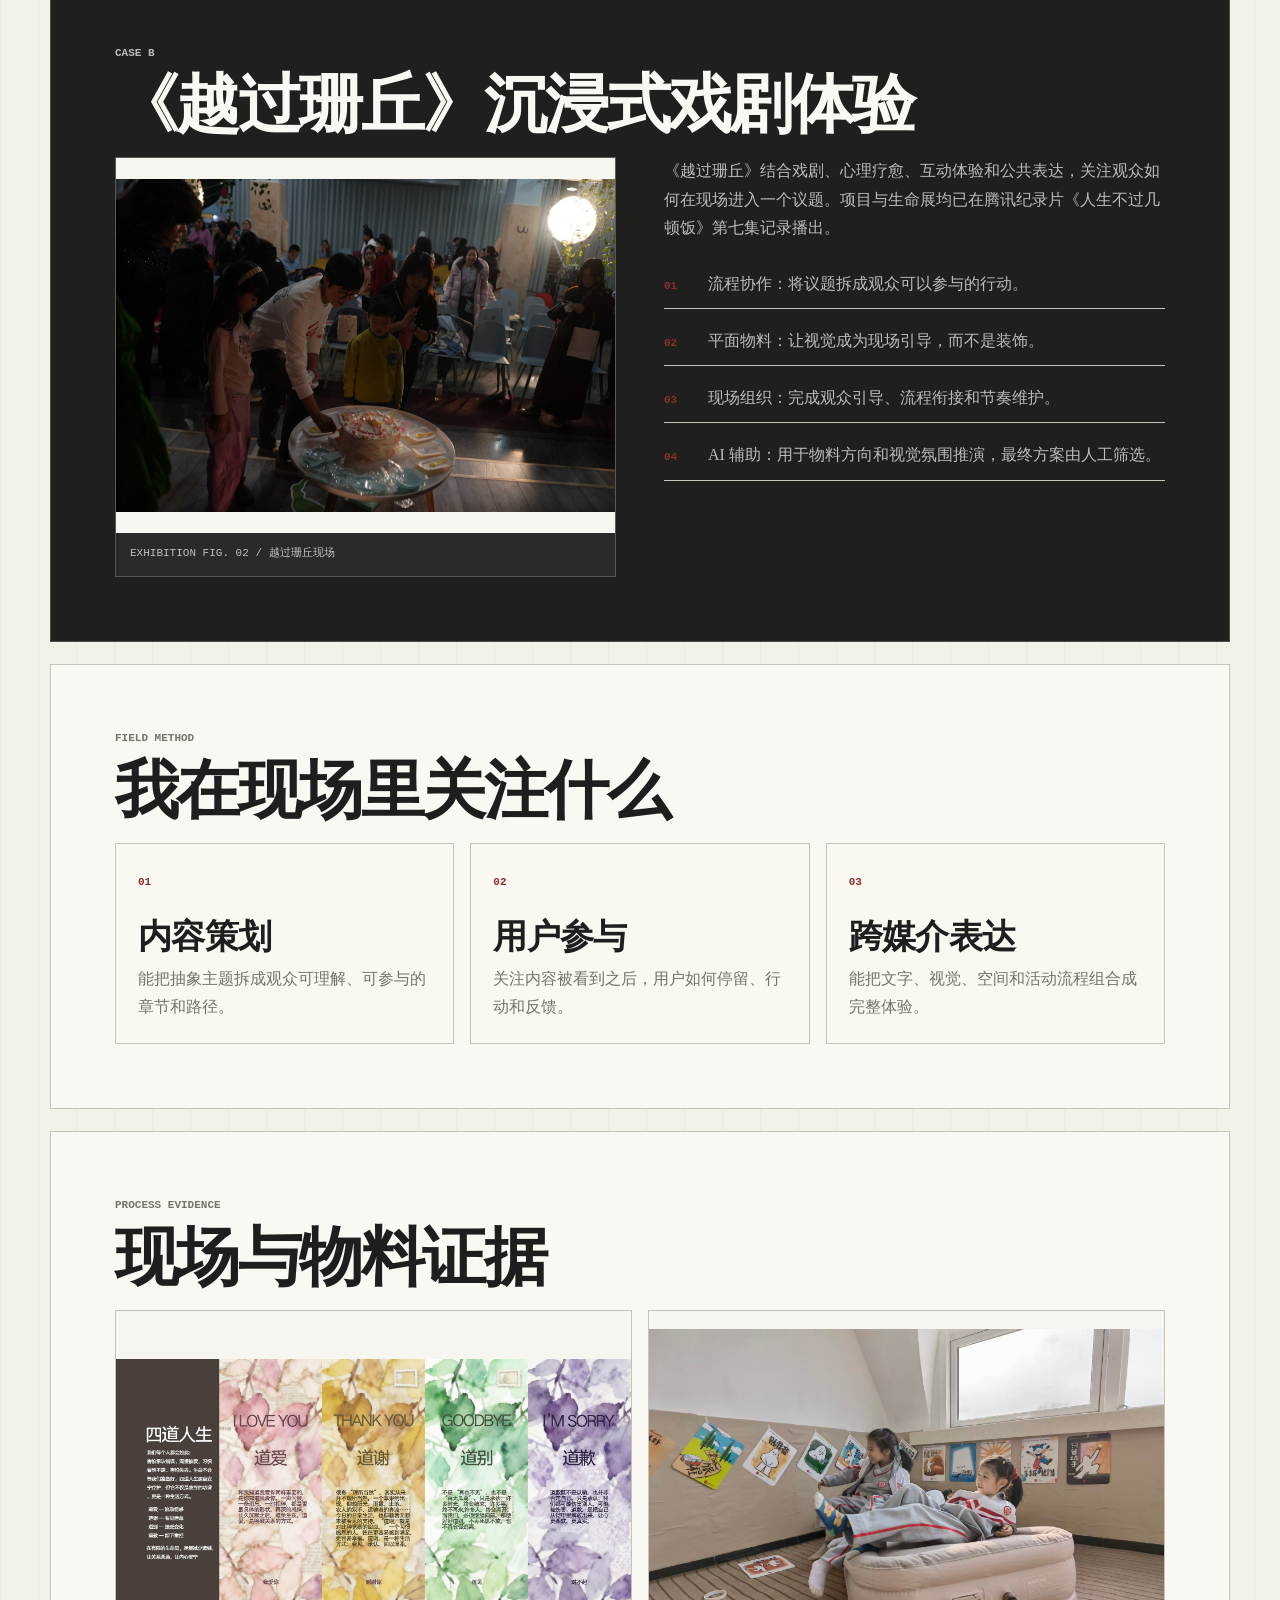
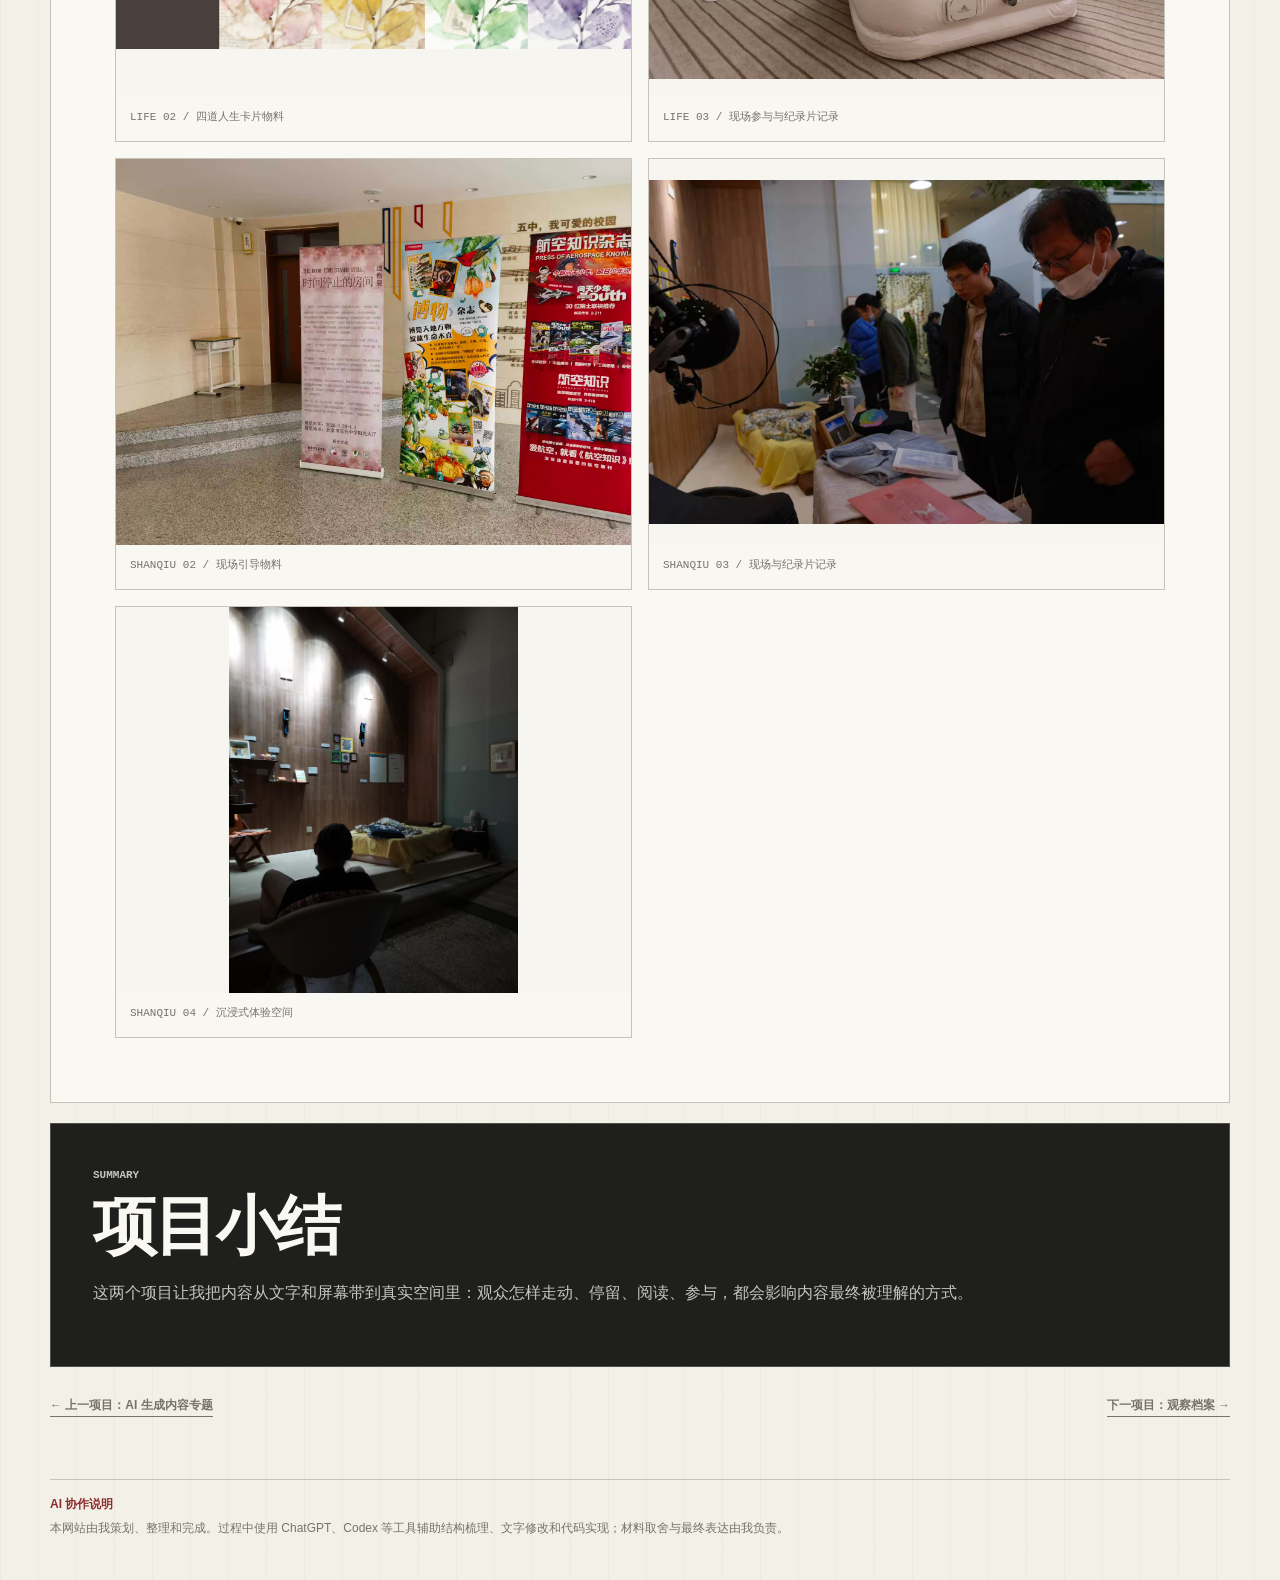
<file: portfolio-site/projects/exhibition-experience.html>
<!doctype html>
<html lang="zh-CN">
  <head>
    <meta charset="UTF-8" />
    <meta name="viewport" content="width=device-width, initial-scale=1.0" />
    <title>内容进入现场 | 生命展与越过珊丘</title>
    <meta name="description" content="生命展与沉浸式戏剧体验项目：内容策划、视觉物料、空间动线、观众引导与现场组织。" />
    <meta property="og:title" content="内容进入现场｜生命展与越过珊丘" />
    <meta property="og:description" content="把抽象议题转化为空间动线、视觉物料和观众参与流程。" />
    <link rel="stylesheet" href="../styles.css" />
  </head>
  <body class="project-page">
    <header class="site-header">
      <a class="brand" href="../index.html">朝夏</a>
      <nav aria-label="项目导航">
        <a href="../index.html#projects">项目入口</a>
        <a href="./ai-visual-production.html">上一项目</a>
        <a href="./archive.html">下一项目</a>
        <a href="../resume.html">简历</a>
      </nav>
    </header>

    <main>
      <section class="project-hero" data-bg="SCENE">
        <p class="project-label">PROJECT 03 / CONTENT IN SPACE</p>
        <h1>内容进入现场｜生命展与越过珊丘</h1>
        <p class="project-lead">
          这组项目来自我对“内容如何被真实看见”的兴趣。文字和图像可以停留在屏幕里，也可以被做成空间、动线、物料和现场体验。这里记录的是我如何把一个议题拆成观众能够进入、停留和参与的过程。
        </p>
        <dl class="project-meta">
          <div><dt>项目类型</dt><dd>展览策划 / 沉浸式体验 / 活动执行</dd></div>
          <div><dt>生命展职责</dt><dd>主题内容梳理、展板与物料设计、空间动线、现场执行</dd></div>
          <div><dt>《越过珊丘》职责</dt><dd>流程协作、平面物料、观众引导与现场组织</dd></div>
          <div><dt>使用工具</dt><dd>Photoshop / Illustrator / AI 辅助视觉推演 / 现场物料</dd></div>
          <div><dt>最终产出</dt><dd>展览空间、视觉物料、活动流程与现场记录</dd></div>
        </dl>
        <a class="inline-link" href="#life-exhibition">查看生命展详情 →</a>
        <a class="inline-link" href="#crossing-shanqiu">查看越过珊丘详情 →</a>
      </section>

      <section id="life-exhibition" class="project-section">
        <p class="section-kicker">CASE A</p>
        <h2>北京市第五中学生命展</h2>
        <div class="two-column">
          <div>
            <p>
              生命展围绕生命教育、心理关怀和公共表达展开，将抽象议题转化为空间动线、展板、物料和现场互动。项目参与人数 200+，获得师生与家长积极反馈。
            </p>
            <ol class="flow-list">
              <li><span>01</span>整体策划：确定展览主题、内容路径和体验节奏。</li>
              <li><span>02</span>视觉设计：统一展板、物料和现场导视语言。</li>
              <li><span>03</span>空间规划：让观众按主题顺序进入内容。</li>
              <li><span>04</span>现场执行：根据现场反馈调整动线和说明。</li>
            </ol>
          </div>
          <div>
            <figure class="evidence-media" data-evidence="exhibition-life-scene">
              <img loading="lazy" decoding="async" src="../assets/life-exhibition.jpg" alt="北京市第五中学生命展现场展陈" />
              <figcaption>EXHIBITION FIG. 01 / 生命展现场展陈</figcaption>
            </figure>
          </div>
        </div>
      </section>

      <section id="crossing-shanqiu" class="project-section dark">
        <p class="section-kicker">CASE B</p>
        <h2>《越过珊丘》沉浸式戏剧体验</h2>
        <div class="two-column">
          <div>
            <figure class="evidence-media" data-evidence="exhibition-shanqiu-scene">
              <img loading="lazy" decoding="async" src="../assets/shanqu.jpg" alt="越过珊丘沉浸式戏剧体验现场" />
              <figcaption>EXHIBITION FIG. 02 / 越过珊丘现场</figcaption>
            </figure>
          </div>
          <div>
            <p>
              《越过珊丘》结合戏剧、心理疗愈、互动体验和公共表达，关注观众如何在现场进入一个议题。项目与生命展均已在腾讯纪录片《人生不过几顿饭》第七集记录播出。
            </p>
            <ol class="flow-list">
              <li><span>01</span>流程协作：将议题拆成观众可以参与的行动。</li>
              <li><span>02</span>平面物料：让视觉成为现场引导，而不是装饰。</li>
              <li><span>03</span>现场组织：完成观众引导、流程衔接和节奏维护。</li>
              <li><span>04</span>AI 辅助：用于物料方向和视觉氛围推演，最终方案由人工筛选。</li>
            </ol>
          </div>
        </div>
      </section>

      <section class="project-section">
        <p class="section-kicker">FIELD METHOD</p>
        <h2>我在现场里关注什么</h2>
        <div class="evidence-grid">
          <article class="evidence-card">
            <span>01</span>
            <h3>内容策划</h3>
            <p>能把抽象主题拆成观众可理解、可参与的章节和路径。</p>
          </article>
          <article class="evidence-card">
            <span>02</span>
            <h3>用户参与</h3>
            <p>关注内容被看到之后，用户如何停留、行动和反馈。</p>
          </article>
          <article class="evidence-card">
            <span>03</span>
            <h3>跨媒介表达</h3>
            <p>能把文字、视觉、空间和活动流程组合成完整体验。</p>
          </article>
        </div>
      </section>

      <section class="project-section evidence-todo">
        <p class="section-kicker">PROCESS EVIDENCE</p>
        <h2>现场与物料证据</h2>
        <div class="placeholder-grid">
          <figure class="evidence-media" data-evidence="exhibition-life-material"><img loading="lazy" decoding="async" src="../assets/life-cards.jpg" alt="生命展四道人生卡片物料" /><figcaption>LIFE 02 / 四道人生卡片物料</figcaption></figure>
          <figure class="evidence-media" data-evidence="exhibition-life-participation"><img loading="lazy" decoding="async" src="../assets/evidence/life_exhibition_documentary_scene.jpg" alt="生命展现场参与与纪录片记录画面" /><figcaption>LIFE 03 / 现场参与与纪录片记录</figcaption></figure>
          <figure class="evidence-media" data-evidence="exhibition-shanqiu-material"><img loading="lazy" decoding="async" src="../assets/evidence/shanqiu_site_banners.jpg" alt="越过珊丘现场展架与引导物料" /><figcaption>SHANQIU 02 / 现场引导物料</figcaption></figure>
          <figure class="evidence-media" data-evidence="exhibition-shanqiu-documentary"><img loading="lazy" decoding="async" src="../assets/evidence/shanqiu_documentary_scene.jpg" alt="越过珊丘现场与纪录片录制画面" /><figcaption>SHANQIU 03 / 现场与纪录片记录</figcaption></figure>
          <figure class="evidence-media" data-evidence="exhibition-shanqiu-space"><img loading="lazy" decoding="async" src="../assets/evidence/shanqiu_space_scene.jpg" alt="越过珊丘沉浸式戏剧体验空间" /><figcaption>SHANQIU 04 / 沉浸式体验空间</figcaption></figure>
        </div>
      </section>

      <section class="project-section proof-box">
        <p class="section-kicker">SUMMARY</p>
        <h2>项目小结</h2>
        <p>
          这两个项目让我把内容从文字和屏幕带到真实空间里：观众怎样走动、停留、阅读、参与，都会影响内容最终被理解的方式。
        </p>
      </section>

      <nav class="project-nav" aria-label="项目翻页">
        <a href="./ai-visual-production.html">← 上一项目：AI 生成内容专题</a>
        <a href="./archive.html">下一项目：观察档案 →</a>
      </nav>
    </main>

    <div class="ai-disclosure" aria-label="AI 协作说明">
      <strong>AI 协作说明</strong>
      <p>
        本网站由我策划、整理和完成。过程中使用 ChatGPT、Codex 等工具辅助结构梳理、文字修改和代码实现；材料取舍与最终表达由我负责。
      </p>
    </div>
    <script src="../lightbox.js" defer></script>
  </body>
</html>
</file>
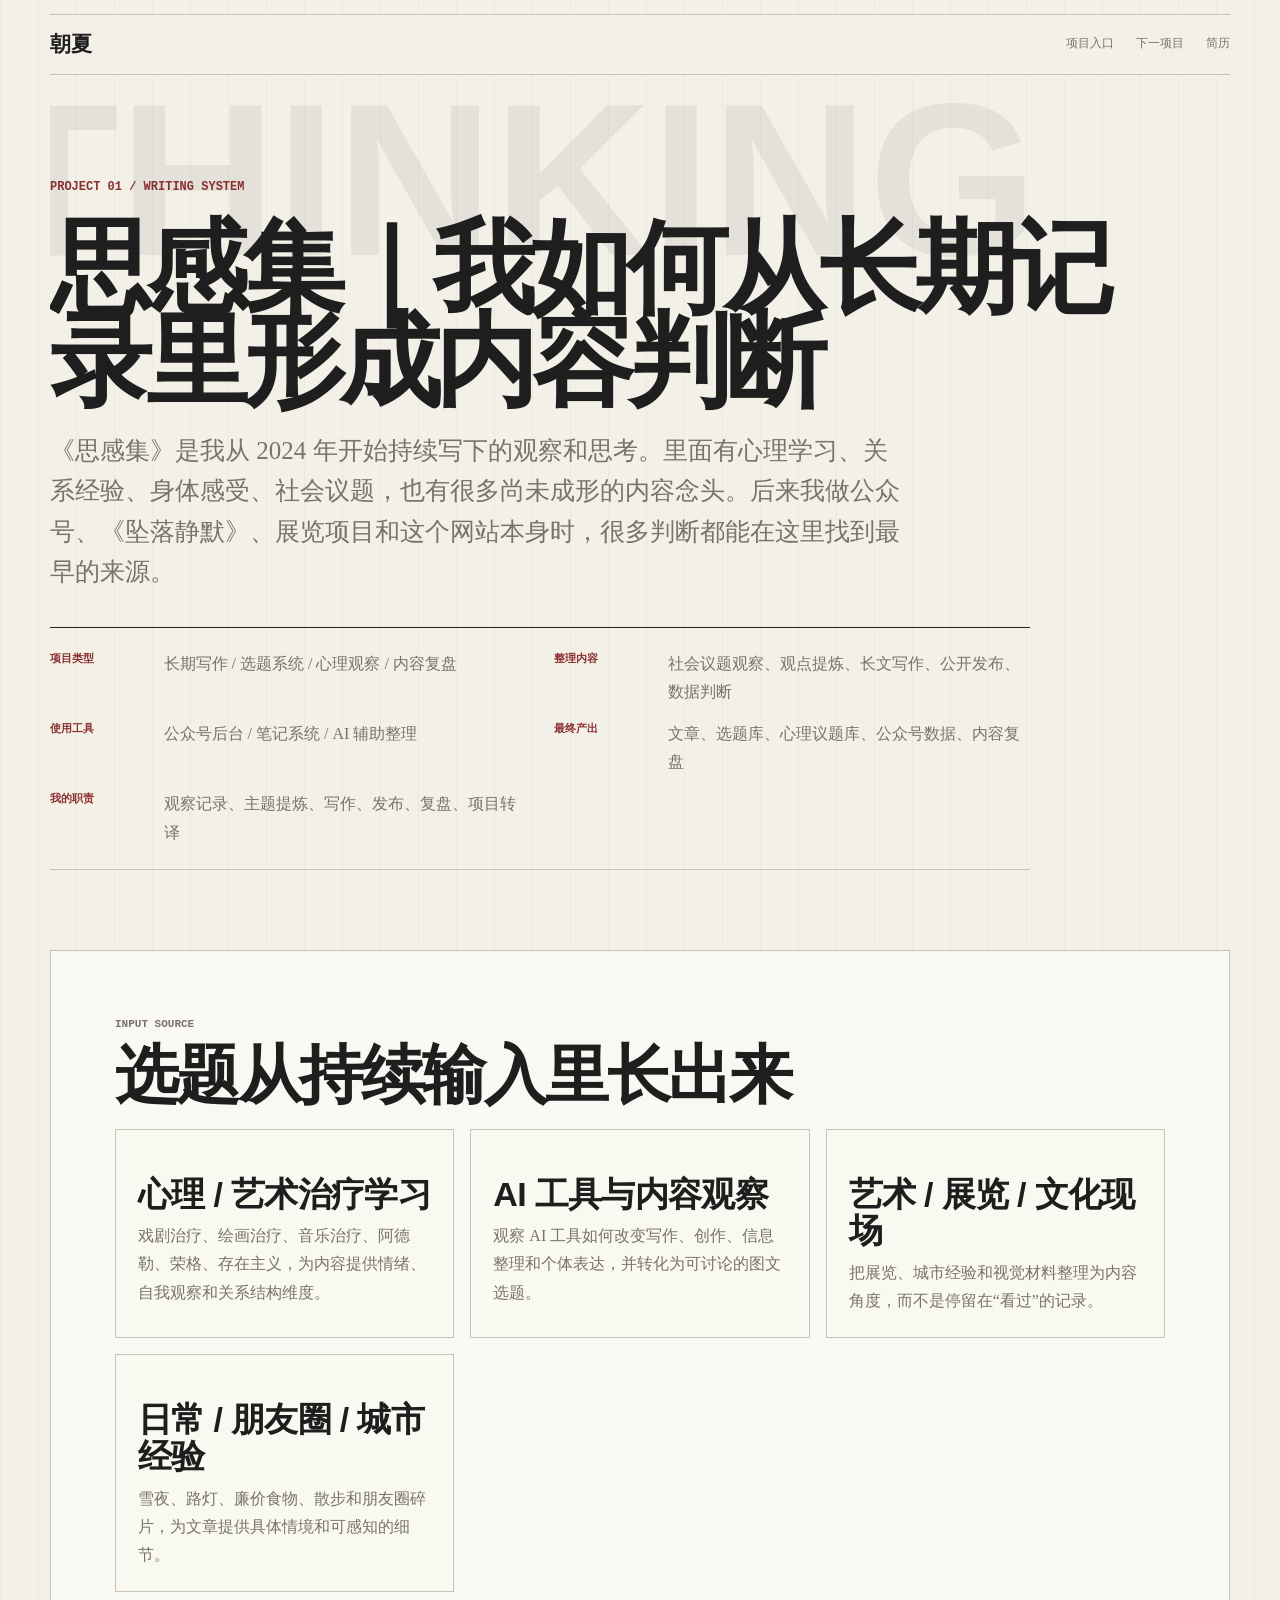
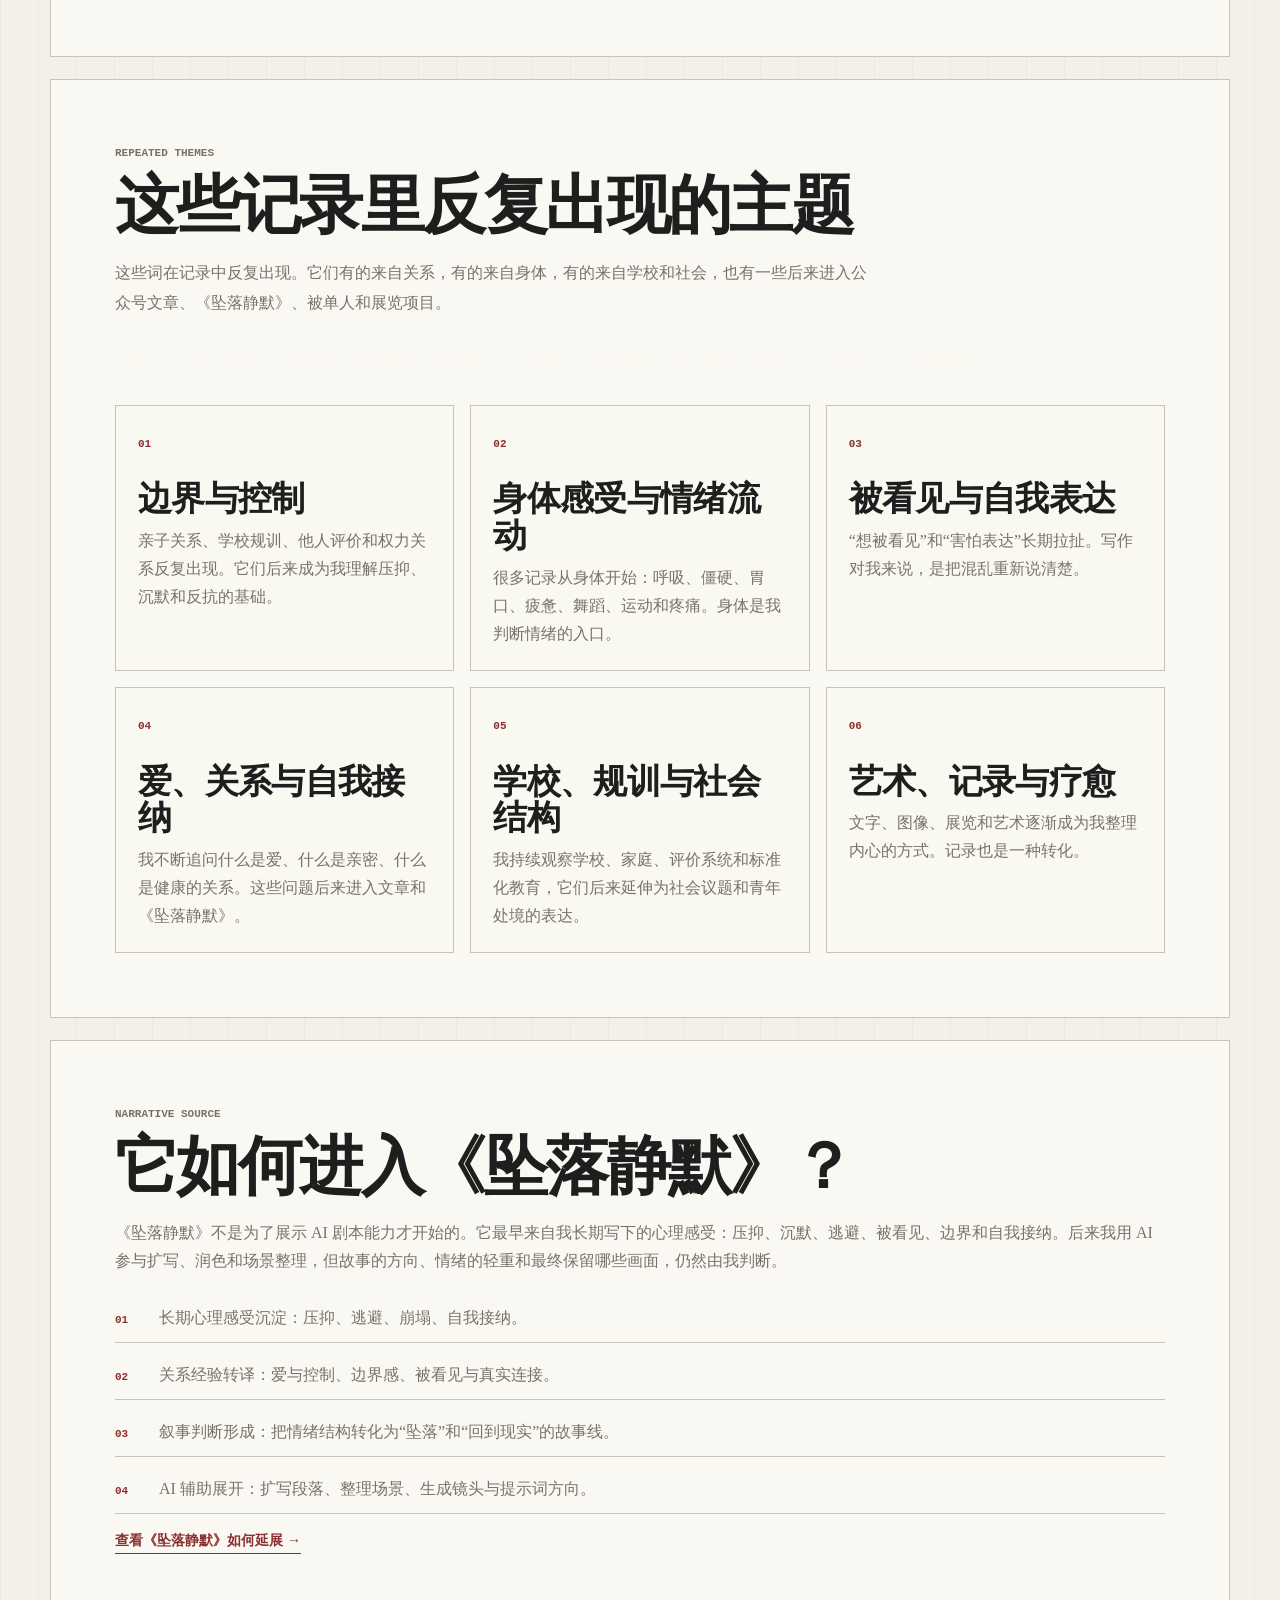
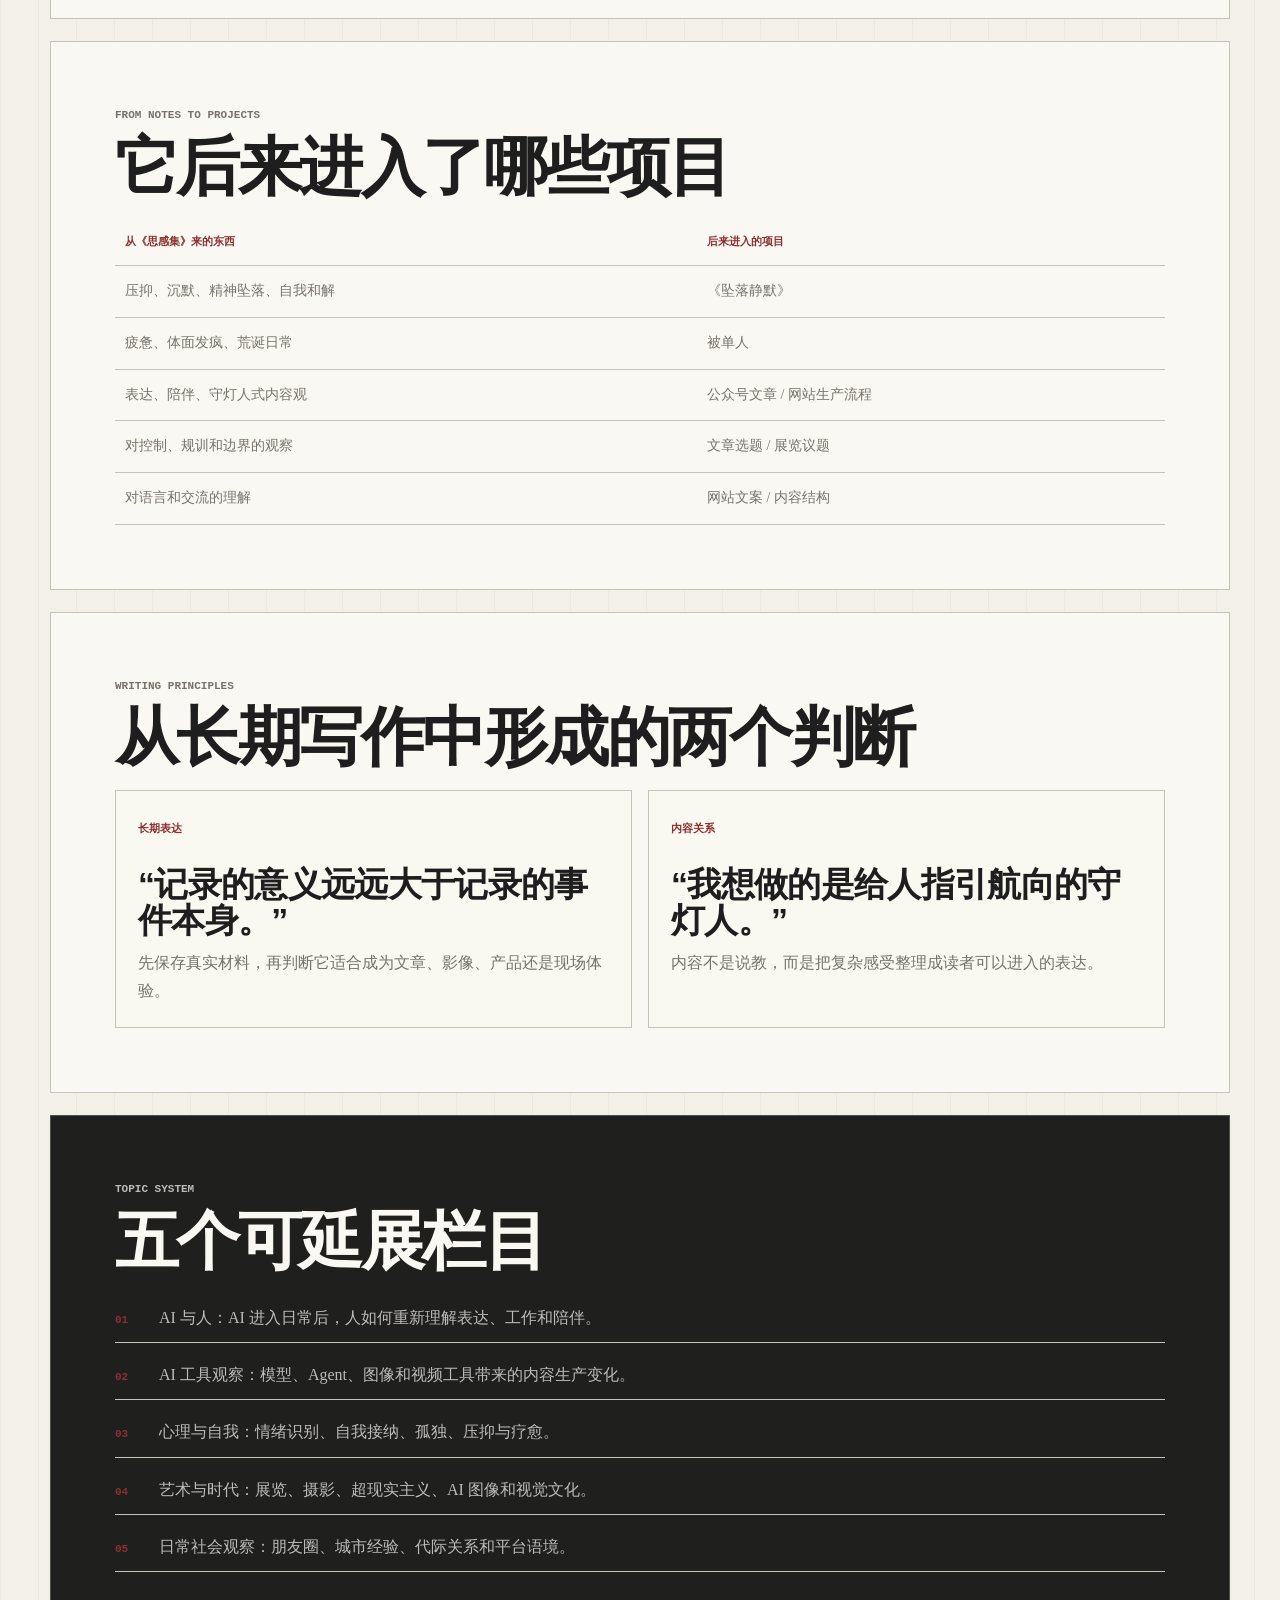
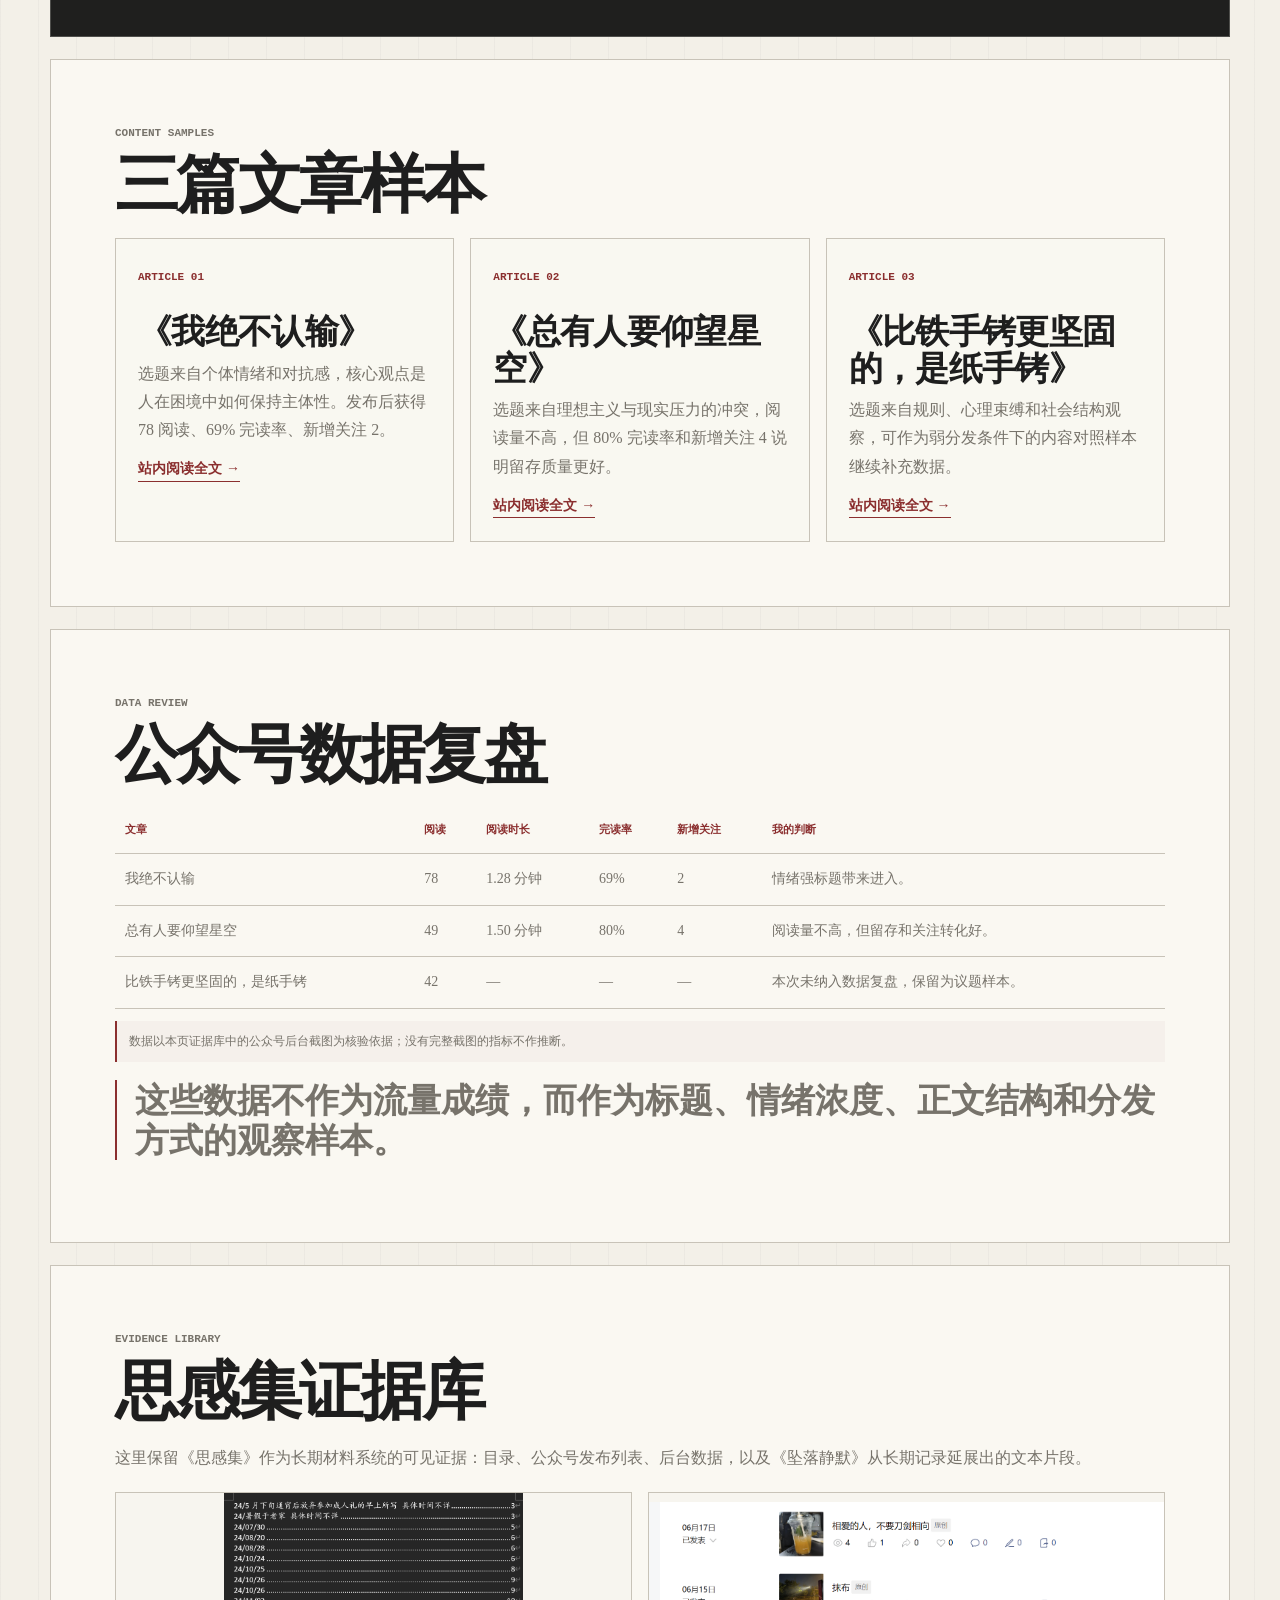
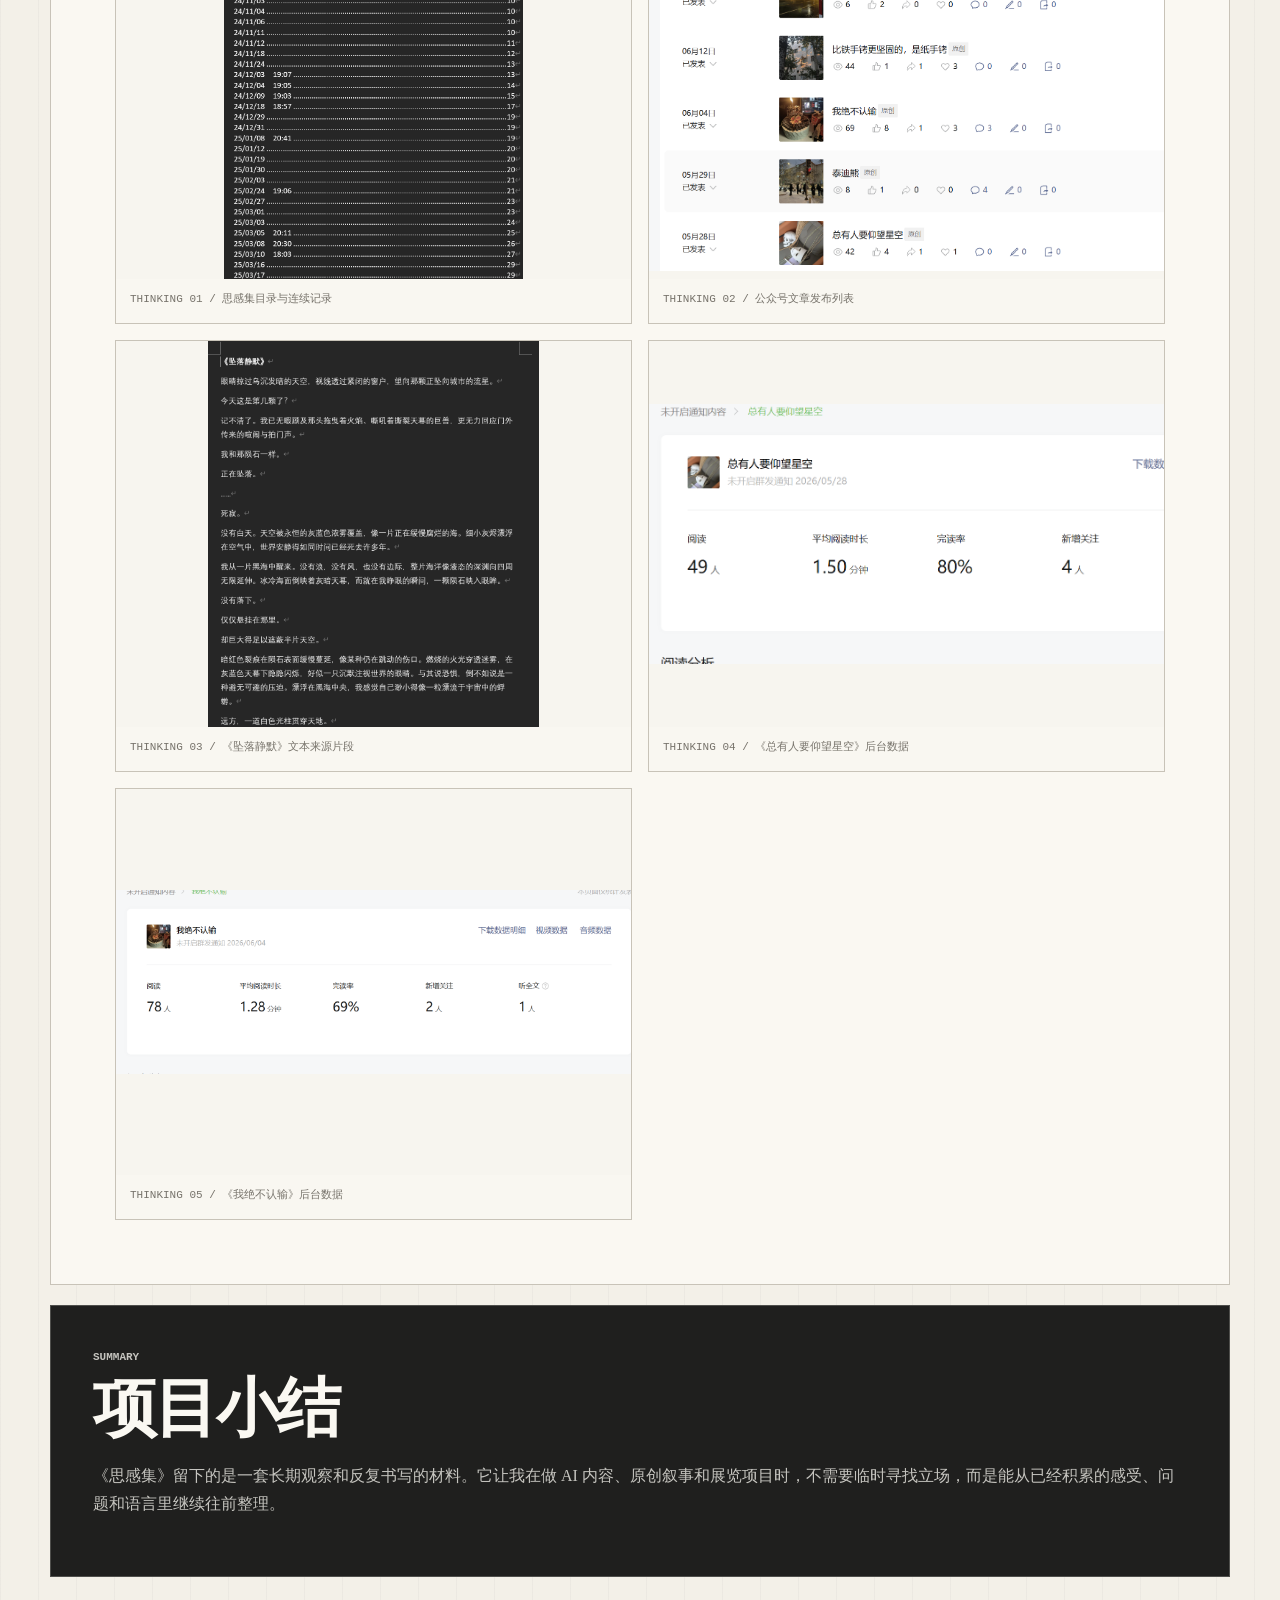
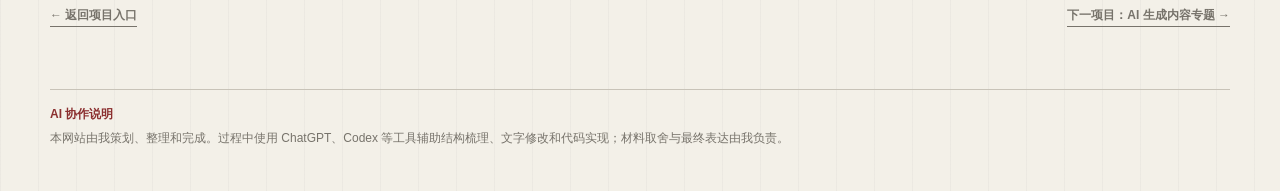
<file: portfolio-site/projects/thinking-system.html>
<!doctype html>
<html lang="zh-CN">
  <head>
    <meta charset="UTF-8" />
    <meta name="viewport" content="width=device-width, initial-scale=1.0" />
    <title>思感集｜从长期记录到选题、发布与项目判断</title>
    <meta name="description" content="从 2024 年持续记录到公开文章、数据复盘与原创项目：思感集如何形成内容判断。" />
    <meta property="og:title" content="思感集｜从长期记录到内容判断" />
    <meta property="og:description" content="长期记录如何转化为选题、公开文章、原创叙事与项目方法。" />
    <link rel="stylesheet" href="../styles.css" />
  </head>
  <body class="project-page">
    <header class="site-header">
      <a class="brand" href="../index.html">朝夏</a>
      <nav aria-label="项目导航">
        <a href="../index.html#projects">项目入口</a>
        <a href="./ai-visual-production.html">下一项目</a>
        <a href="../resume.html">简历</a>
      </nav>
    </header>

    <main id="top">
      <section class="project-hero" data-bg="THINKING">
        <p class="project-label">PROJECT 01 / WRITING SYSTEM</p>
        <h1>思感集｜我如何从长期记录里形成内容判断</h1>
        <p class="project-lead">
          《思感集》是我从 2024 年开始持续写下的观察和思考。里面有心理学习、关系经验、身体感受、社会议题，也有很多尚未成形的内容念头。后来我做公众号、《坠落静默》、展览项目和这个网站本身时，很多判断都能在这里找到最早的来源。
        </p>
        <dl class="project-meta">
          <div><dt>项目类型</dt><dd>长期写作 / 选题系统 / 心理观察 / 内容复盘</dd></div>
          <div><dt>整理内容</dt><dd>社会议题观察、观点提炼、长文写作、公开发布、数据判断</dd></div>
          <div><dt>使用工具</dt><dd>公众号后台 / 笔记系统 / AI 辅助整理</dd></div>
          <div><dt>最终产出</dt><dd>文章、选题库、心理议题库、公众号数据、内容复盘</dd></div>
          <div><dt>我的职责</dt><dd>观察记录、主题提炼、写作、发布、复盘、项目转译</dd></div>
        </dl>
      </section>

      <section class="project-section">
        <p class="section-kicker">INPUT SOURCE</p>
        <h2>选题从持续输入里长出来</h2>
        <div class="sample-grid">
          <article class="sample-card">
            <h3>心理 / 艺术治疗学习</h3>
            <p>戏剧治疗、绘画治疗、音乐治疗、阿德勒、荣格、存在主义，为内容提供情绪、自我观察和关系结构维度。</p>
          </article>
          <article class="sample-card">
            <h3>AI 工具与内容观察</h3>
            <p>观察 AI 工具如何改变写作、创作、信息整理和个体表达，并转化为可讨论的图文选题。</p>
          </article>
          <article class="sample-card">
            <h3>艺术 / 展览 / 文化现场</h3>
            <p>把展览、城市经验和视觉材料整理为内容角度，而不是停留在“看过”的记录。</p>
          </article>
          <article class="sample-card">
            <h3>日常 / 朋友圈 / 城市经验</h3>
            <p>雪夜、路灯、廉价食物、散步和朋友圈碎片，为文章提供具体情境和可感知的细节。</p>
          </article>
        </div>
      </section>

      <section class="project-section">
        <p class="section-kicker">REPEATED THEMES</p>
        <h2>这些记录里反复出现的主题</h2>
        <div class="theme-note">
          <p>
            这些词在记录中反复出现。它们有的来自关系，有的来自身体，有的来自学校和社会，也有一些后来进入公众号文章、《坠落静默》、被单人和展览项目。
          </p>
        </div>
        <div class="tag-list theme-tags">
          <span>边界</span>
          <span>控制</span>
          <span>被看见</span>
          <span>身体感受</span>
          <span>情绪流动</span>
          <span>爱与关系</span>
          <span>自我接纳</span>
          <span>表达与沉默</span>
          <span>学校 / 规训</span>
          <span>他人评价</span>
          <span>艺术疗愈</span>
          <span>人与世界的连接</span>
        </div>
        <div class="evidence-grid theme-grid">
          <article class="evidence-card">
            <span>01</span>
            <h3>边界与控制</h3>
            <p>亲子关系、学校规训、他人评价和权力关系反复出现。它们后来成为我理解压抑、沉默和反抗的基础。</p>
          </article>
          <article class="evidence-card">
            <span>02</span>
            <h3>身体感受与情绪流动</h3>
            <p>很多记录从身体开始：呼吸、僵硬、胃口、疲惫、舞蹈、运动和疼痛。身体是我判断情绪的入口。</p>
          </article>
          <article class="evidence-card">
            <span>03</span>
            <h3>被看见与自我表达</h3>
            <p>“想被看见”和“害怕表达”长期拉扯。写作对我来说，是把混乱重新说清楚。</p>
          </article>
          <article class="evidence-card">
            <span>04</span>
            <h3>爱、关系与自我接纳</h3>
            <p>我不断追问什么是爱、什么是亲密、什么是健康的关系。这些问题后来进入文章和《坠落静默》。</p>
          </article>
          <article class="evidence-card">
            <span>05</span>
            <h3>学校、规训与社会结构</h3>
            <p>我持续观察学校、家庭、评价系统和标准化教育，它们后来延伸为社会议题和青年处境的表达。</p>
          </article>
          <article class="evidence-card">
            <span>06</span>
            <h3>艺术、记录与疗愈</h3>
            <p>文字、图像、展览和艺术逐渐成为我整理内心的方式。记录也是一种转化。</p>
          </article>
        </div>
      </section>

      <section id="falling-silence-source" class="project-section">
        <p class="section-kicker">NARRATIVE SOURCE</p>
        <h2>它如何进入《坠落静默》？</h2>
        <p>
          《坠落静默》不是为了展示 AI 剧本能力才开始的。它最早来自我长期写下的心理感受：压抑、沉默、逃避、被看见、边界和自我接纳。后来我用 AI 参与扩写、润色和场景整理，但故事的方向、情绪的轻重和最终保留哪些画面，仍然由我判断。
        </p>
        <ol class="flow-list">
          <li><span>01</span>长期心理感受沉淀：压抑、逃避、崩塌、自我接纳。</li>
          <li><span>02</span>关系经验转译：爱与控制、边界感、被看见与真实连接。</li>
          <li><span>03</span>叙事判断形成：把情绪结构转化为“坠落”和“回到现实”的故事线。</li>
          <li><span>04</span>AI 辅助展开：扩写段落、整理场景、生成镜头与提示词方向。</li>
        </ol>
        <a class="inline-link" href="./ai-visual-production.html#falling-silence">查看《坠落静默》如何延展 →</a>
      </section>

      <section class="project-section">
        <p class="section-kicker">FROM NOTES TO PROJECTS</p>
        <h2>它后来进入了哪些项目</h2>
        <table class="data-table">
          <thead>
            <tr>
              <th>从《思感集》来的东西</th>
              <th>后来进入的项目</th>
            </tr>
          </thead>
          <tbody>
            <tr>
              <td>压抑、沉默、精神坠落、自我和解</td>
              <td>《坠落静默》</td>
            </tr>
            <tr>
              <td>疲惫、体面发疯、荒诞日常</td>
              <td>被单人</td>
            </tr>
            <tr>
              <td>表达、陪伴、守灯人式内容观</td>
              <td>公众号文章 / 网站生产流程</td>
            </tr>
            <tr>
              <td>对控制、规训和边界的观察</td>
              <td>文章选题 / 展览议题</td>
            </tr>
            <tr>
              <td>对语言和交流的理解</td>
              <td>网站文案 / 内容结构</td>
            </tr>
          </tbody>
        </table>
      </section>

      <section class="project-section">
        <p class="section-kicker">WRITING PRINCIPLES</p>
        <h2>从长期写作中形成的两个判断</h2>
        <div class="evidence-grid compact-evidence">
          <article class="evidence-card">
            <span>长期表达</span>
            <h3>“记录的意义远远大于记录的事件本身。”</h3>
            <p>先保存真实材料，再判断它适合成为文章、影像、产品还是现场体验。</p>
          </article>
          <article class="evidence-card">
            <span>内容关系</span>
            <h3>“我想做的是给人指引航向的守灯人。”</h3>
            <p>内容不是说教，而是把复杂感受整理成读者可以进入的表达。</p>
          </article>
        </div>
      </section>

      <section class="project-section dark">
        <p class="section-kicker">TOPIC SYSTEM</p>
        <h2>五个可延展栏目</h2>
        <ol class="flow-list">
          <li><span>01</span>AI 与人：AI 进入日常后，人如何重新理解表达、工作和陪伴。</li>
          <li><span>02</span>AI 工具观察：模型、Agent、图像和视频工具带来的内容生产变化。</li>
          <li><span>03</span>心理与自我：情绪识别、自我接纳、孤独、压抑与疗愈。</li>
          <li><span>04</span>艺术与时代：展览、摄影、超现实主义、AI 图像和视觉文化。</li>
          <li><span>05</span>日常社会观察：朋友圈、城市经验、代际关系和平台语境。</li>
        </ol>
      </section>

      <section id="wechat-articles" class="project-section">
        <p class="section-kicker">CONTENT SAMPLES</p>
        <h2>三篇文章样本</h2>
        <div class="evidence-grid">
          <article class="evidence-card">
            <span>ARTICLE 01</span>
            <h3>《我绝不认输》</h3>
            <p>选题来自个体情绪和对抗感，核心观点是人在困境中如何保持主体性。发布后获得 78 阅读、69% 完读率、新增关注 2。</p>
            <a class="inline-link" href="./articles/i-will-not-give-up.html">站内阅读全文 →</a>
          </article>
          <article class="evidence-card">
            <span>ARTICLE 02</span>
            <h3>《总有人要仰望星空》</h3>
            <p>选题来自理想主义与现实压力的冲突，阅读量不高，但 80% 完读率和新增关注 4 说明留存质量更好。</p>
            <a class="inline-link" href="./articles/look-up-at-stars.html">站内阅读全文 →</a>
          </article>
          <article class="evidence-card">
            <span>ARTICLE 03</span>
            <h3>《比铁手铐更坚固的，是纸手铐》</h3>
            <p>选题来自规则、心理束缚和社会结构观察，可作为弱分发条件下的内容对照样本继续补充数据。</p>
            <a class="inline-link" href="./articles/paper-handcuffs.html">站内阅读全文 →</a>
          </article>
        </div>
      </section>

      

      

      

      <section class="project-section">
        <p class="section-kicker">DATA REVIEW</p>
        <h2>公众号数据复盘</h2>
        <table class="data-table">
          <thead>
            <tr>
              <th>文章</th>
              <th>阅读</th>
              <th>阅读时长</th>
              <th>完读率</th>
              <th>新增关注</th>
              <th>我的判断</th>
            </tr>
          </thead>
          <tbody>
            <tr>
              <td>我绝不认输</td>
              <td>78</td>
              <td>1.28 分钟</td>
              <td>69%</td>
              <td>2</td>
              <td>情绪强标题带来进入。</td>
            </tr>
            <tr>
              <td>总有人要仰望星空</td>
              <td>49</td>
              <td>1.50 分钟</td>
              <td>80%</td>
              <td>4</td>
              <td>阅读量不高，但留存和关注转化好。</td>
            </tr>
            <tr>
              <td>比铁手铐更坚固的，是纸手铐</td>
              <td>42</td>
              <td>—</td>
              <td>—</td>
              <td>—</td>
              <td>本次未纳入数据复盘，保留为议题样本。</td>
            </tr>
          </tbody>
        </table>
        <p class="source-note">数据以本页证据库中的公众号后台截图为核验依据；没有完整截图的指标不作推断。</p>
        <p class="quote-line">
          这些数据不作为流量成绩，而作为标题、情绪浓度、正文结构和分发方式的观察样本。
        </p>
      </section>

      <section class="project-section evidence-note">
        <p class="section-kicker">EVIDENCE LIBRARY</p>
        <h2>思感集证据库</h2>
        <p>
          这里保留《思感集》作为长期材料系统的可见证据：目录、公众号发布列表、后台数据，以及《坠落静默》从长期记录延展出的文本片段。
        </p>
        <div class="placeholder-grid">
          <figure class="evidence-media document" data-evidence="thinking-directory">
            <img loading="lazy" decoding="async" src="../assets/evidence/thinking-directory.png" alt="思感集目录截图，显示从 2024 年到 2025 年的连续记录" />
            <figcaption>THINKING 01 / 思感集目录与连续记录</figcaption>
          </figure>
          <figure class="evidence-media document" data-evidence="thinking-wechat-list">
            <img loading="lazy" decoding="async" src="../assets/evidence/thinking-wechat-list.png" alt="微信公众号后台文章列表截图" />
            <figcaption>THINKING 02 / 公众号文章发布列表</figcaption>
          </figure>
          <figure class="evidence-media document" data-evidence="thinking-falling-silence-draft">
            <img loading="lazy" decoding="async" src="../assets/evidence/thinking-falling-silence-draft.png" alt="坠落静默文本片段截图" />
            <figcaption>THINKING 03 / 《坠落静默》文本来源片段</figcaption>
          </figure>
          <figure class="evidence-media document" data-evidence="thinking-stars-data">
            <img loading="lazy" decoding="async" src="../assets/evidence/thinking-stars-data.png" alt="总有人要仰望星空微信公众号后台数据截图" />
            <figcaption>THINKING 04 / 《总有人要仰望星空》后台数据</figcaption>
          </figure>
          <figure class="evidence-media document" data-evidence="thinking-not-give-up-data">
            <img loading="lazy" decoding="async" src="../assets/evidence/thinking-not-give-up-data.png" alt="我绝不认输微信公众号后台数据截图" />
            <figcaption>THINKING 05 / 《我绝不认输》后台数据</figcaption>
          </figure>
        </div>
      </section>

      <section class="project-section proof-box">
        <p class="section-kicker">SUMMARY</p>
        <h2>项目小结</h2>
        <p>
          《思感集》留下的是一套长期观察和反复书写的材料。它让我在做 AI 内容、原创叙事和展览项目时，不需要临时寻找立场，而是能从已经积累的感受、问题和语言里继续往前整理。
        </p>
      </section>

      <nav class="project-nav" aria-label="项目翻页">
        <a href="../index.html#projects">← 返回项目入口</a>
        <a href="./ai-visual-production.html">下一项目：AI 生成内容专题 →</a>
      </nav>
    </main>

    <div class="ai-disclosure" aria-label="AI 协作说明">
      <strong>AI 协作说明</strong>
      <p>
        本网站由我策划、整理和完成。过程中使用 ChatGPT、Codex 等工具辅助结构梳理、文字修改和代码实现；材料取舍与最终表达由我负责。
      </p>
    </div>
    <script src="../lightbox.js" defer></script>
  </body>
</html>
</file>
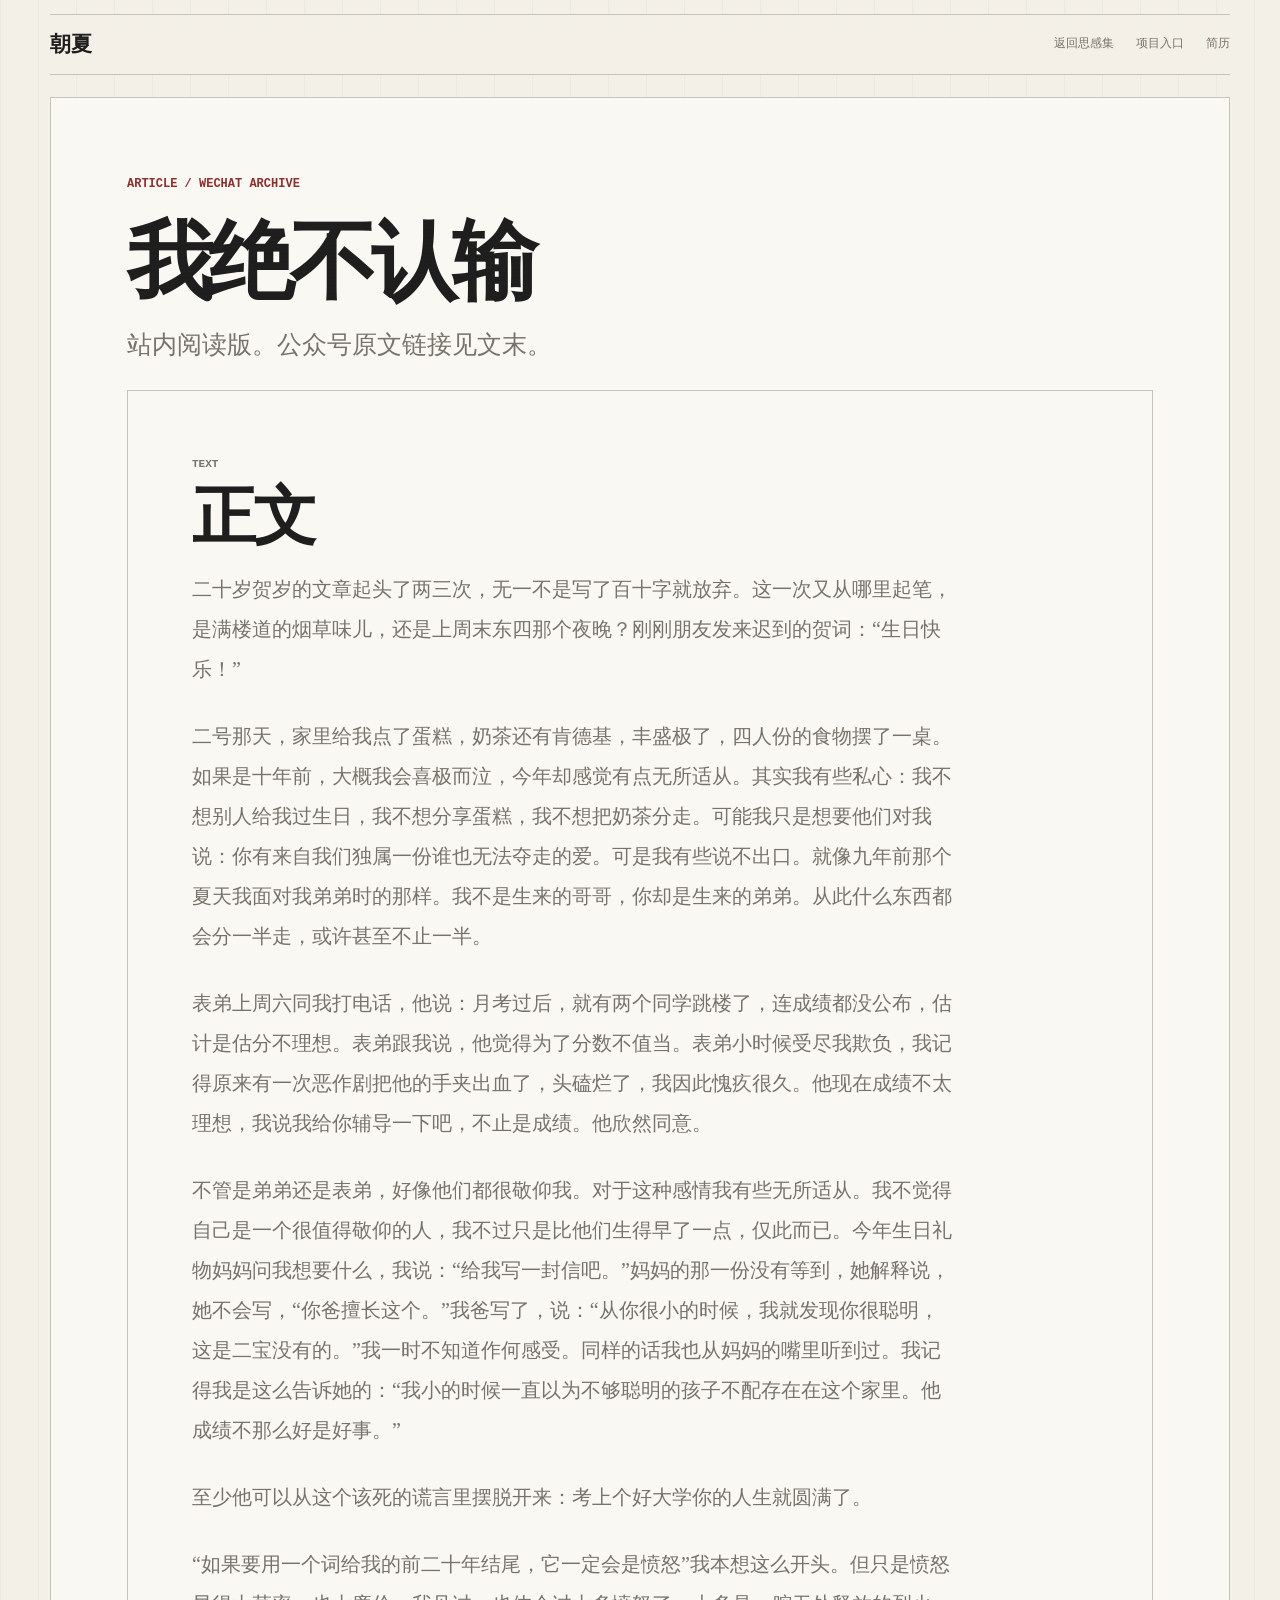
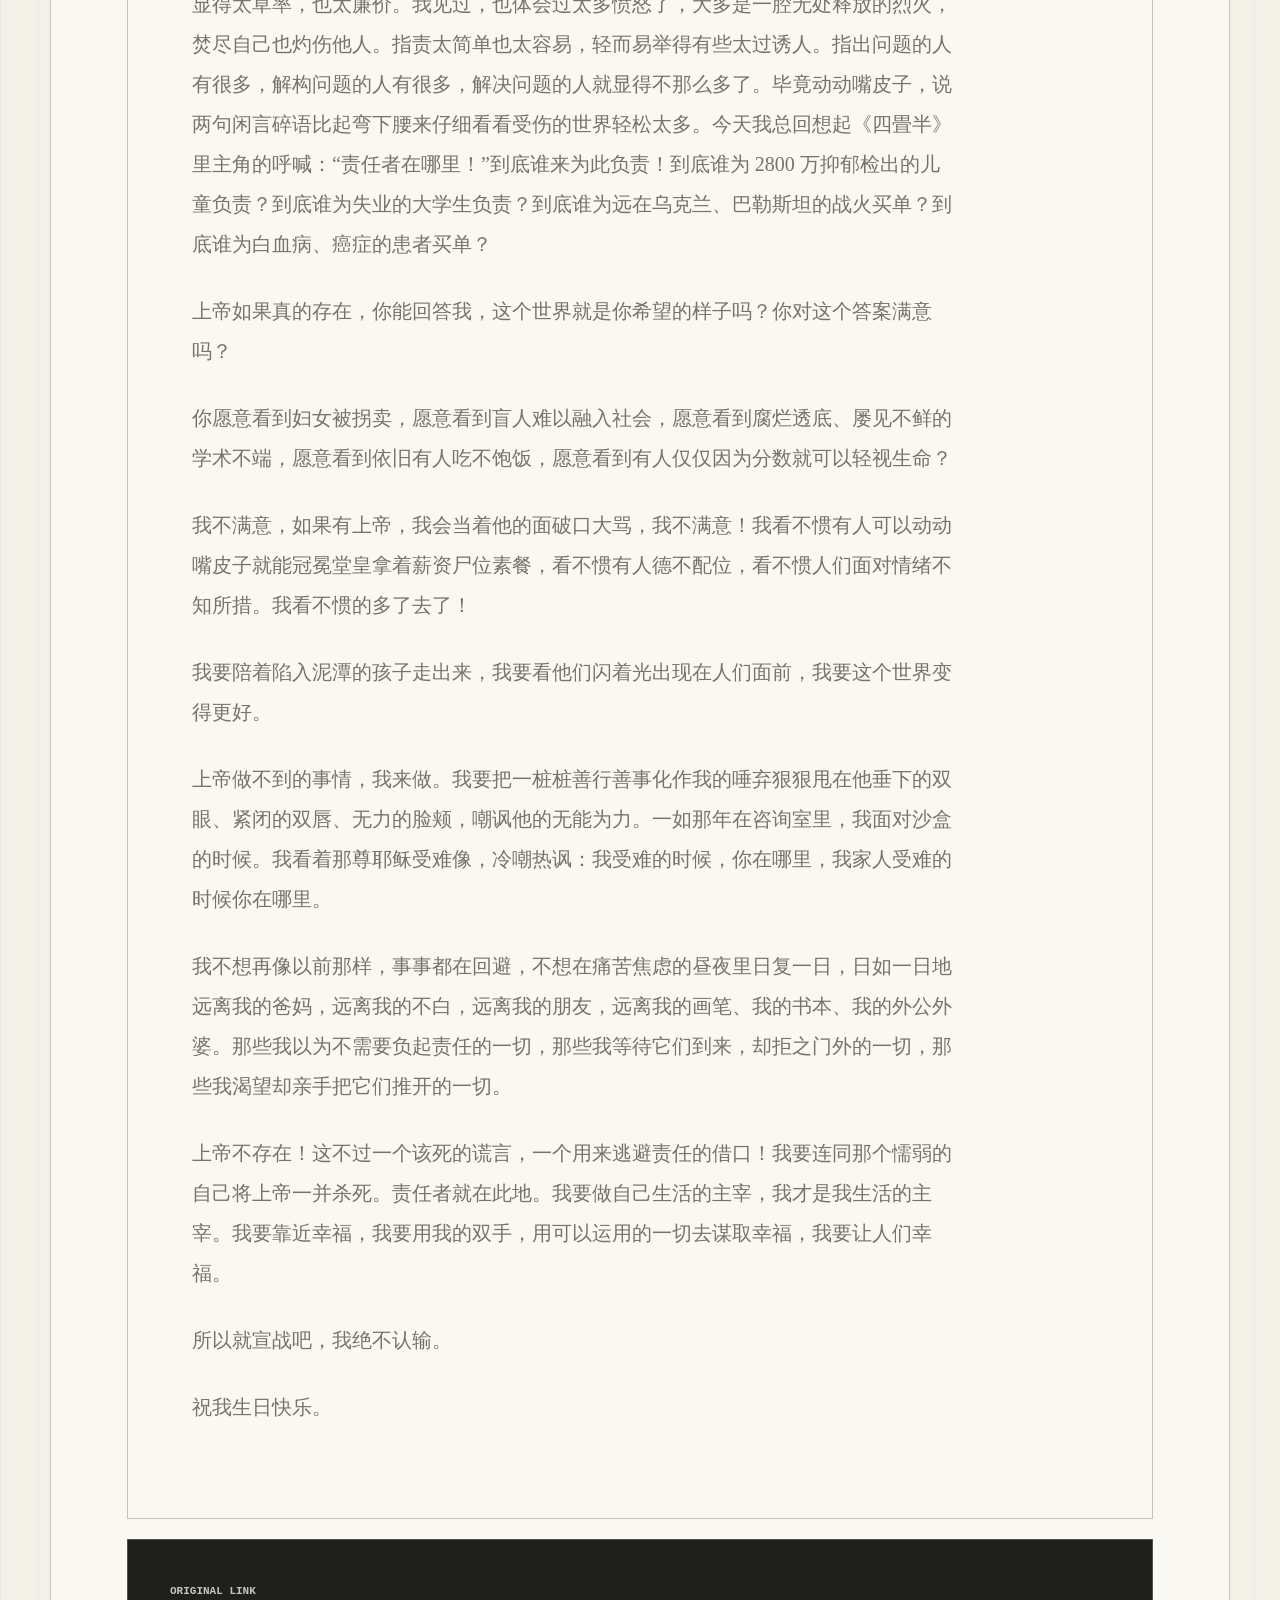
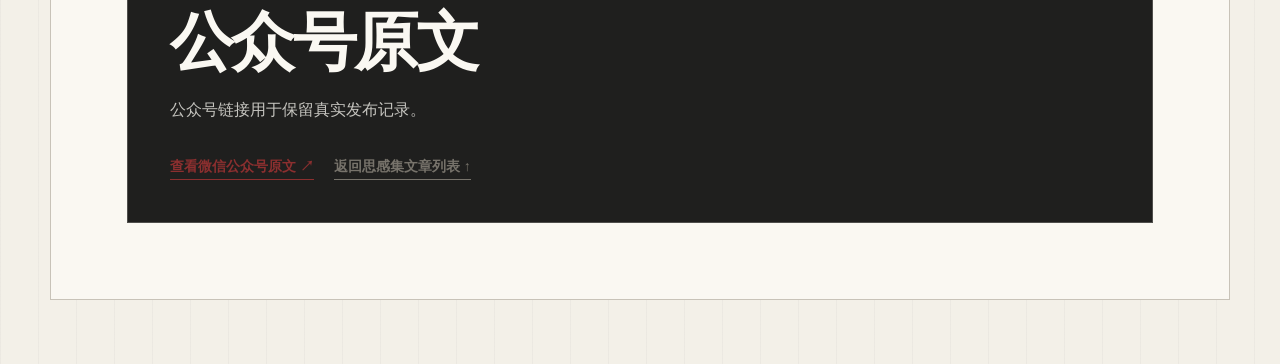
<file: portfolio-site/projects/articles/i-will-not-give-up.html>
<!doctype html>
<html lang="zh-CN">
  <head>
    <meta charset="UTF-8" />
    <meta name="viewport" content="width=device-width, initial-scale=1.0" />
    <title>我绝不认输 | 朝夏作品集</title>
    <link rel="stylesheet" href="../../styles.css" />
  </head>
  <body class="project-page">
    <header class="site-header">
      <a class="brand" href="../../index.html">朝夏</a>
      <nav aria-label="文章导航">
        <a href="../thinking-system.html#wechat-articles">返回思感集</a>
        <a href="../../index.html#projects">项目入口</a>
        <a href="../../resume.html">简历</a>
      </nav>
    </header>
    <main class="article-page">
      <article class="article-body">
        <p class="project-label">ARTICLE / WECHAT ARCHIVE</p>
        <h1>我绝不认输</h1>
        <p class="project-lead">站内阅读版。公众号原文链接见文末。</p>
        <section class="project-section">
          <p class="section-kicker">TEXT</p>
          <h2>正文</h2>
          <div class="article-text">
            <p>二十岁贺岁的文章起头了两三次，无一不是写了百十字就放弃。这一次又从哪里起笔，是满楼道的烟草味儿，还是上周末东四那个夜晚？刚刚朋友发来迟到的贺词：“生日快乐！”</p>
            <p>二号那天，家里给我点了蛋糕，奶茶还有肯德基，丰盛极了，四人份的食物摆了一桌。如果是十年前，大概我会喜极而泣，今年却感觉有点无所适从。其实我有些私心：我不想别人给我过生日，我不想分享蛋糕，我不想把奶茶分走。可能我只是想要他们对我说：你有来自我们独属一份谁也无法夺走的爱。可是我有些说不出口。就像九年前那个夏天我面对我弟弟时的那样。我不是生来的哥哥，你却是生来的弟弟。从此什么东西都会分一半走，或许甚至不止一半。</p>
            <p>表弟上周六同我打电话，他说：月考过后，就有两个同学跳楼了，连成绩都没公布，估计是估分不理想。表弟跟我说，他觉得为了分数不值当。表弟小时候受尽我欺负，我记得原来有一次恶作剧把他的手夹出血了，头磕烂了，我因此愧疚很久。他现在成绩不太理想，我说我给你辅导一下吧，不止是成绩。他欣然同意。</p>
            <p>不管是弟弟还是表弟，好像他们都很敬仰我。对于这种感情我有些无所适从。我不觉得自己是一个很值得敬仰的人，我不过只是比他们生得早了一点，仅此而已。今年生日礼物妈妈问我想要什么，我说：“给我写一封信吧。”妈妈的那一份没有等到，她解释说，她不会写，“你爸擅长这个。”我爸写了，说：“从你很小的时候，我就发现你很聪明，这是二宝没有的。”我一时不知道作何感受。同样的话我也从妈妈的嘴里听到过。我记得我是这么告诉她的：“我小的时候一直以为不够聪明的孩子不配存在在这个家里。他成绩不那么好是好事。”</p>
            <p>至少他可以从这个该死的谎言里摆脱开来：考上个好大学你的人生就圆满了。</p>
            <p>“如果要用一个词给我的前二十年结尾，它一定会是愤怒”我本想这么开头。但只是愤怒显得太草率，也太廉价。我见过，也体会过太多愤怒了，大多是一腔无处释放的烈火，焚尽自己也灼伤他人。指责太简单也太容易，轻而易举得有些太过诱人。指出问题的人有很多，解构问题的人有很多，解决问题的人就显得不那么多了。毕竟动动嘴皮子，说两句闲言碎语比起弯下腰来仔细看看受伤的世界轻松太多。今天我总回想起《四畳半》里主角的呼喊：“责任者在哪里！”到底谁来为此负责！到底谁为 2800 万抑郁检出的儿童负责？到底谁为失业的大学生负责？到底谁为远在乌克兰、巴勒斯坦的战火买单？到底谁为白血病、癌症的患者买单？</p>
            <p>上帝如果真的存在，你能回答我，这个世界就是你希望的样子吗？你对这个答案满意吗？</p>
            <p>你愿意看到妇女被拐卖，愿意看到盲人难以融入社会，愿意看到腐烂透底、屡见不鲜的学术不端，愿意看到依旧有人吃不饱饭，愿意看到有人仅仅因为分数就可以轻视生命？</p>
            <p>我不满意，如果有上帝，我会当着他的面破口大骂，我不满意！我看不惯有人可以动动嘴皮子就能冠冕堂皇拿着薪资尸位素餐，看不惯有人德不配位，看不惯人们面对情绪不知所措。我看不惯的多了去了！</p>
            <p>我要陪着陷入泥潭的孩子走出来，我要看他们闪着光出现在人们面前，我要这个世界变得更好。</p>
            <p>上帝做不到的事情，我来做。我要把一桩桩善行善事化作我的唾弃狠狠甩在他垂下的双眼、紧闭的双唇、无力的脸颊，嘲讽他的无能为力。一如那年在咨询室里，我面对沙盒的时候。我看着那尊耶稣受难像，冷嘲热讽：我受难的时候，你在哪里，我家人受难的时候你在哪里。</p>
            <p>我不想再像以前那样，事事都在回避，不想在痛苦焦虑的昼夜里日复一日，日如一日地远离我的爸妈，远离我的不白，远离我的朋友，远离我的画笔、我的书本、我的外公外婆。那些我以为不需要负起责任的一切，那些我等待它们到来，却拒之门外的一切，那些我渴望却亲手把它们推开的一切。</p>
            <p>上帝不存在！这不过一个该死的谎言，一个用来逃避责任的借口！我要连同那个懦弱的自己将上帝一并杀死。责任者就在此地。我要做自己生活的主宰，我才是我生活的主宰。我要靠近幸福，我要用我的双手，用可以运用的一切去谋取幸福，我要让人们幸福。</p>
            <p>所以就宣战吧，我绝不认输。</p>
            <p>祝我生日快乐。</p>
          </div>
        </section>
        <section class="project-section proof-box">
          <p class="section-kicker">ORIGINAL LINK</p>
          <h2>公众号原文</h2>
          <p>公众号链接用于保留真实发布记录。</p>
          <a class="inline-link" href="https://mp.weixin.qq.com/s/cDS3Icc_qrvQIFaMw8Ii4g" target="_blank" rel="noopener noreferrer">查看微信公众号原文 ↗</a>
          <a class="inline-link subtle-link" href="../thinking-system.html#wechat-articles">返回思感集文章列表 ↑</a>
        </section>
      </article>
    </main>
  </body>
</html>
</file>
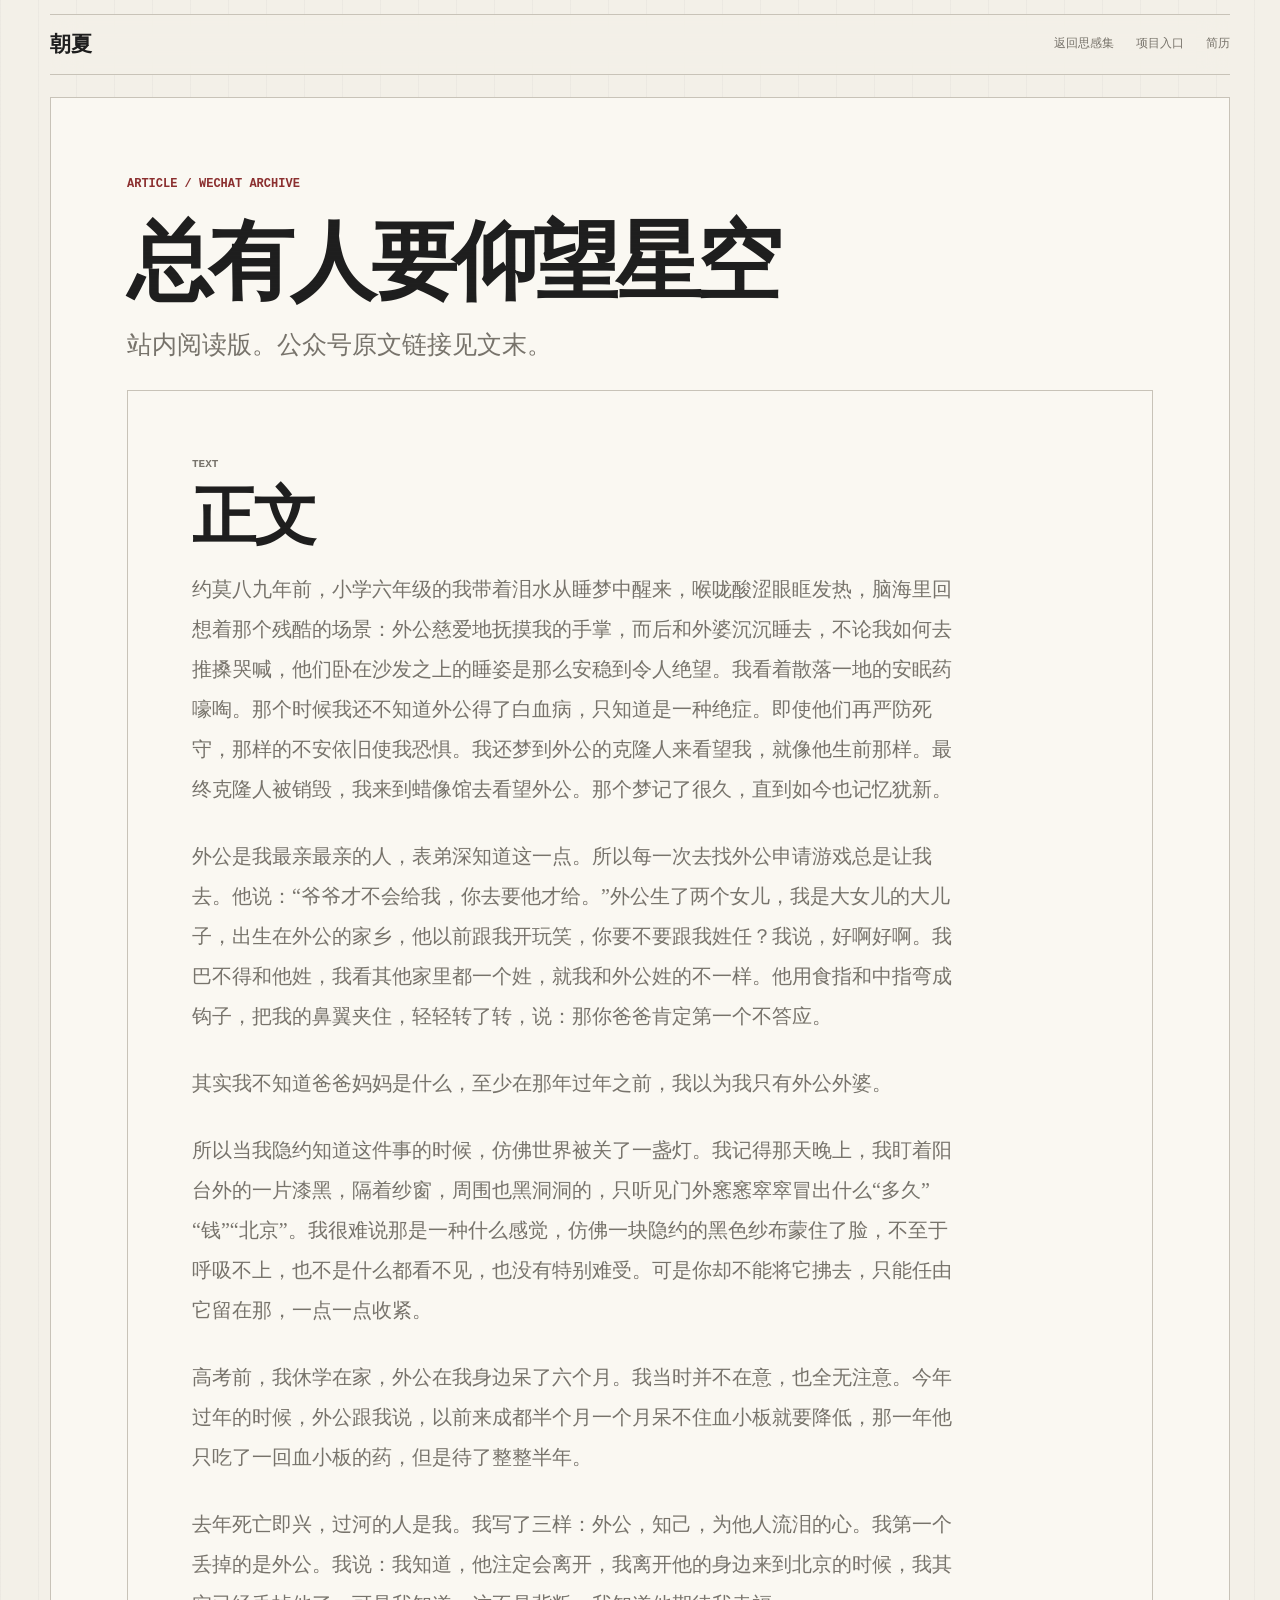
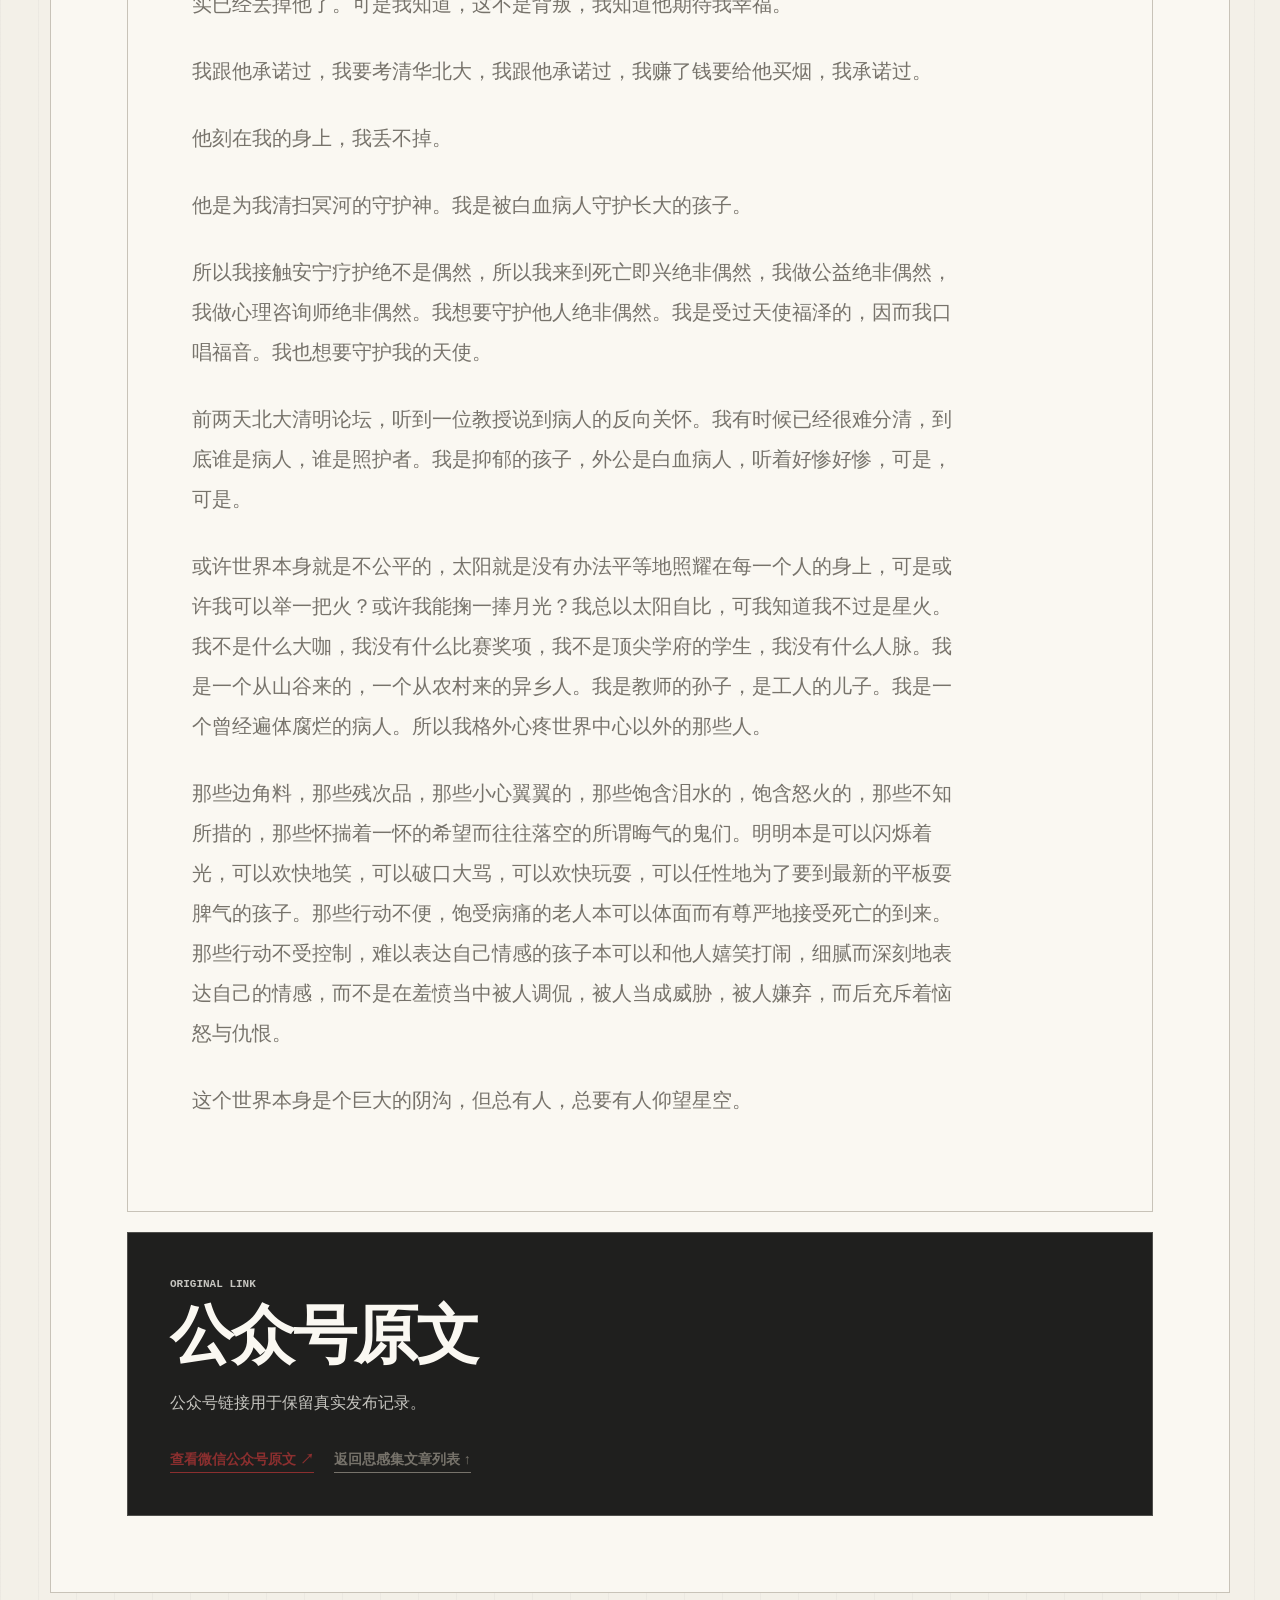
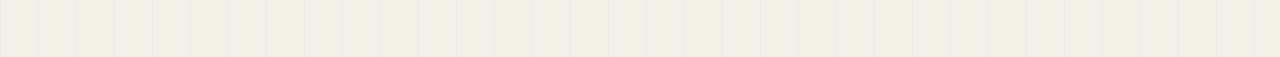
<file: portfolio-site/projects/articles/look-up-at-stars.html>
<!doctype html>
<html lang="zh-CN">
  <head>
    <meta charset="UTF-8" />
    <meta name="viewport" content="width=device-width, initial-scale=1.0" />
    <title>总有人要仰望星空 | 朝夏作品集</title>
    <link rel="stylesheet" href="../../styles.css" />
  </head>
  <body class="project-page">
    <header class="site-header">
      <a class="brand" href="../../index.html">朝夏</a>
      <nav aria-label="文章导航">
        <a href="../thinking-system.html#wechat-articles">返回思感集</a>
        <a href="../../index.html#projects">项目入口</a>
        <a href="../../resume.html">简历</a>
      </nav>
    </header>
    <main class="article-page">
      <article class="article-body">
        <p class="project-label">ARTICLE / WECHAT ARCHIVE</p>
        <h1>总有人要仰望星空</h1>
        <p class="project-lead">站内阅读版。公众号原文链接见文末。</p>
        <section class="project-section">
          <p class="section-kicker">TEXT</p>
          <h2>正文</h2>
          <div class="article-text">
            <p>约莫八九年前，小学六年级的我带着泪水从睡梦中醒来，喉咙酸涩眼眶发热，脑海里回想着那个残酷的场景：外公慈爱地抚摸我的手掌，而后和外婆沉沉睡去，不论我如何去推搡哭喊，他们卧在沙发之上的睡姿是那么安稳到令人绝望。我看着散落一地的安眠药嚎啕。那个时候我还不知道外公得了白血病，只知道是一种绝症。即使他们再严防死守，那样的不安依旧使我恐惧。我还梦到外公的克隆人来看望我，就像他生前那样。最终克隆人被销毁，我来到蜡像馆去看望外公。那个梦记了很久，直到如今也记忆犹新。</p>
            <p>外公是我最亲最亲的人，表弟深知道这一点。所以每一次去找外公申请游戏总是让我去。他说：“爷爷才不会给我，你去要他才给。”外公生了两个女儿，我是大女儿的大儿子，出生在外公的家乡，他以前跟我开玩笑，你要不要跟我姓任？我说，好啊好啊。我巴不得和他姓，我看其他家里都一个姓，就我和外公姓的不一样。他用食指和中指弯成钩子，把我的鼻翼夹住，轻轻转了转，说：那你爸爸肯定第一个不答应。</p>
            <p>其实我不知道爸爸妈妈是什么，至少在那年过年之前，我以为我只有外公外婆。</p>
            <p>所以当我隐约知道这件事的时候，仿佛世界被关了一盏灯。我记得那天晚上，我盯着阳台外的一片漆黑，隔着纱窗，周围也黑洞洞的，只听见门外窸窸窣窣冒出什么“多久”“钱”“北京”。我很难说那是一种什么感觉，仿佛一块隐约的黑色纱布蒙住了脸，不至于呼吸不上，也不是什么都看不见，也没有特别难受。可是你却不能将它拂去，只能任由它留在那，一点一点收紧。</p>
            <p>高考前，我休学在家，外公在我身边呆了六个月。我当时并不在意，也全无注意。今年过年的时候，外公跟我说，以前来成都半个月一个月呆不住血小板就要降低，那一年他只吃了一回血小板的药，但是待了整整半年。</p>
            <p>去年死亡即兴，过河的人是我。我写了三样：外公，知己，为他人流泪的心。我第一个丢掉的是外公。我说：我知道，他注定会离开，我离开他的身边来到北京的时候，我其实已经丢掉他了。可是我知道，这不是背叛，我知道他期待我幸福。</p>
            <p>我跟他承诺过，我要考清华北大，我跟他承诺过，我赚了钱要给他买烟，我承诺过。</p>
            <p>他刻在我的身上，我丢不掉。</p>
            <p>他是为我清扫冥河的守护神。我是被白血病人守护长大的孩子。</p>
            <p>所以我接触安宁疗护绝不是偶然，所以我来到死亡即兴绝非偶然，我做公益绝非偶然，我做心理咨询师绝非偶然。我想要守护他人绝非偶然。我是受过天使福泽的，因而我口唱福音。我也想要守护我的天使。</p>
            <p>前两天北大清明论坛，听到一位教授说到病人的反向关怀。我有时候已经很难分清，到底谁是病人，谁是照护者。我是抑郁的孩子，外公是白血病人，听着好惨好惨，可是，可是。</p>
            <p>或许世界本身就是不公平的，太阳就是没有办法平等地照耀在每一个人的身上，可是或许我可以举一把火？或许我能掬一捧月光？我总以太阳自比，可我知道我不过是星火。我不是什么大咖，我没有什么比赛奖项，我不是顶尖学府的学生，我没有什么人脉。我是一个从山谷来的，一个从农村来的异乡人。我是教师的孙子，是工人的儿子。我是一个曾经遍体腐烂的病人。所以我格外心疼世界中心以外的那些人。</p>
            <p>那些边角料，那些残次品，那些小心翼翼的，那些饱含泪水的，饱含怒火的，那些不知所措的，那些怀揣着一怀的希望而往往落空的所谓晦气的鬼们。明明本是可以闪烁着光，可以欢快地笑，可以破口大骂，可以欢快玩耍，可以任性地为了要到最新的平板耍脾气的孩子。那些行动不便，饱受病痛的老人本可以体面而有尊严地接受死亡的到来。那些行动不受控制，难以表达自己情感的孩子本可以和他人嬉笑打闹，细腻而深刻地表达自己的情感，而不是在羞愤当中被人调侃，被人当成威胁，被人嫌弃，而后充斥着恼怒与仇恨。</p>
            <p>这个世界本身是个巨大的阴沟，但总有人，总要有人仰望星空。</p>
          </div>
        </section>
        <section class="project-section proof-box">
          <p class="section-kicker">ORIGINAL LINK</p>
          <h2>公众号原文</h2>
          <p>公众号链接用于保留真实发布记录。</p>
          <a class="inline-link" href="https://mp.weixin.qq.com/s/o3VtXNYmd8AXOx6ovsYZGg" target="_blank" rel="noopener noreferrer">查看微信公众号原文 ↗</a>
          <a class="inline-link subtle-link" href="../thinking-system.html#wechat-articles">返回思感集文章列表 ↑</a>
        </section>
      </article>
    </main>
  </body>
</html>
</file>
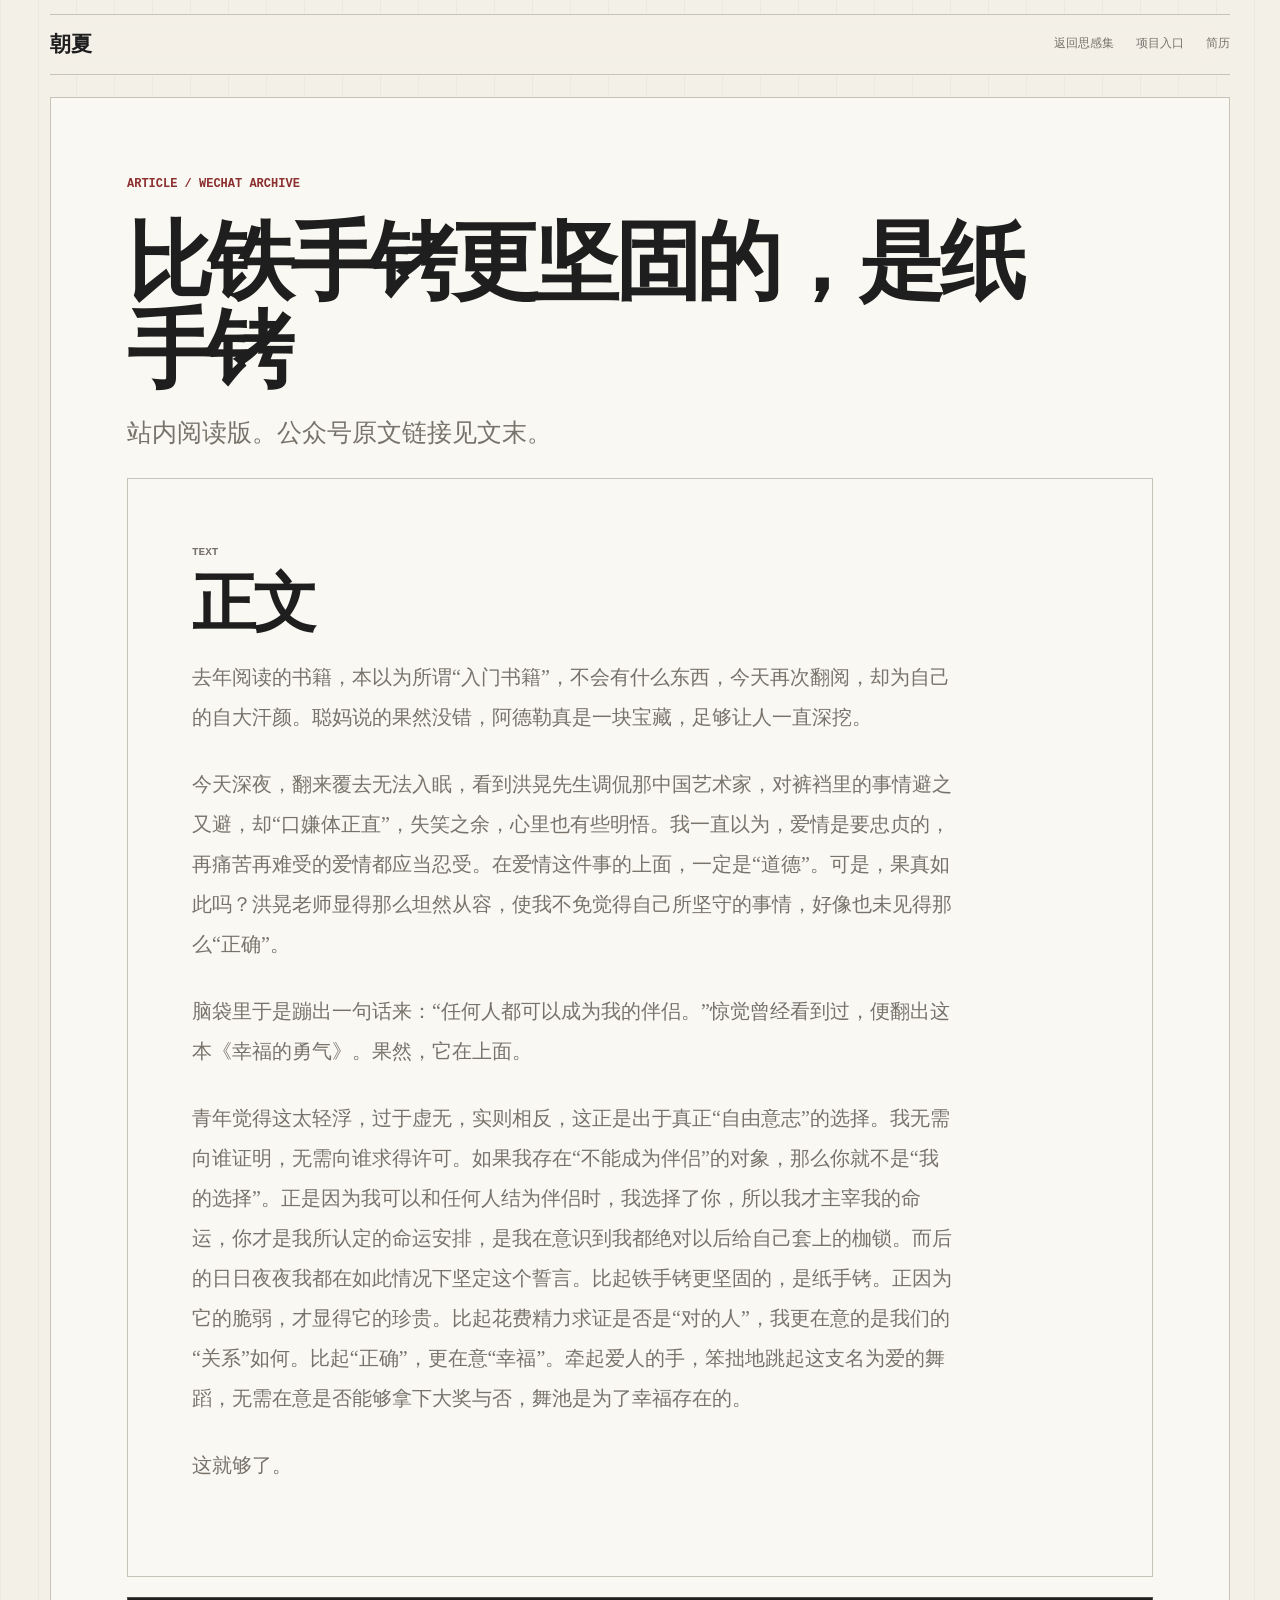
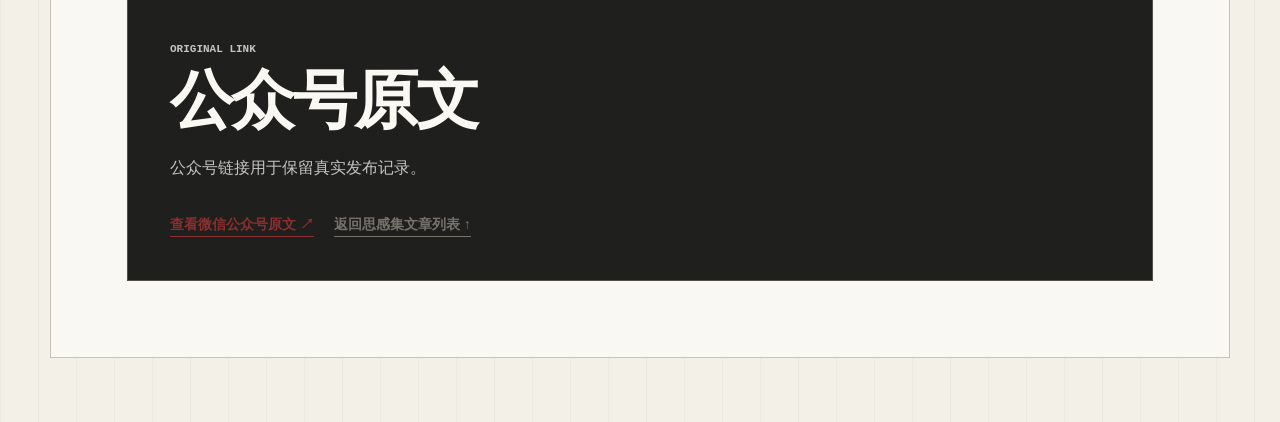
<file: portfolio-site/projects/articles/paper-handcuffs.html>
<!doctype html>
<html lang="zh-CN">
  <head>
    <meta charset="UTF-8" />
    <meta name="viewport" content="width=device-width, initial-scale=1.0" />
    <title>比铁手铐更坚固的，是纸手铐 | 朝夏作品集</title>
    <link rel="stylesheet" href="../../styles.css" />
  </head>
  <body class="project-page">
    <header class="site-header">
      <a class="brand" href="../../index.html">朝夏</a>
      <nav aria-label="文章导航">
        <a href="../thinking-system.html#wechat-articles">返回思感集</a>
        <a href="../../index.html#projects">项目入口</a>
        <a href="../../resume.html">简历</a>
      </nav>
    </header>
    <main class="article-page">
      <article class="article-body">
        <p class="project-label">ARTICLE / WECHAT ARCHIVE</p>
        <h1>比铁手铐更坚固的，是纸手铐</h1>
        <p class="project-lead">站内阅读版。公众号原文链接见文末。</p>
        <section class="project-section">
          <p class="section-kicker">TEXT</p>
          <h2>正文</h2>
          <div class="article-text">
            <p>去年阅读的书籍，本以为所谓“入门书籍”，不会有什么东西，今天再次翻阅，却为自己的自大汗颜。聪妈说的果然没错，阿德勒真是一块宝藏，足够让人一直深挖。</p>
            <p>今天深夜，翻来覆去无法入眠，看到洪晃先生调侃那中国艺术家，对裤裆里的事情避之又避，却“口嫌体正直”，失笑之余，心里也有些明悟。我一直以为，爱情是要忠贞的，再痛苦再难受的爱情都应当忍受。在爱情这件事的上面，一定是“道德”。可是，果真如此吗？洪晃老师显得那么坦然从容，使我不免觉得自己所坚守的事情，好像也未见得那么“正确”。</p>
            <p>脑袋里于是蹦出一句话来：“任何人都可以成为我的伴侣。”惊觉曾经看到过，便翻出这本《幸福的勇气》。果然，它在上面。</p>
            <p>青年觉得这太轻浮，过于虚无，实则相反，这正是出于真正“自由意志”的选择。我无需向谁证明，无需向谁求得许可。如果我存在“不能成为伴侣”的对象，那么你就不是“我的选择”。正是因为我可以和任何人结为伴侣时，我选择了你，所以我才主宰我的命运，你才是我所认定的命运安排，是我在意识到我都绝对以后给自己套上的枷锁。而后的日日夜夜我都在如此情况下坚定这个誓言。比起铁手铐更坚固的，是纸手铐。正因为它的脆弱，才显得它的珍贵。比起花费精力求证是否是“对的人”，我更在意的是我们的“关系”如何。比起“正确”，更在意“幸福”。牵起爱人的手，笨拙地跳起这支名为爱的舞蹈，无需在意是否能够拿下大奖与否，舞池是为了幸福存在的。</p>
            <p>这就够了。</p>
          </div>
        </section>
        <section class="project-section proof-box">
          <p class="section-kicker">ORIGINAL LINK</p>
          <h2>公众号原文</h2>
          <p>公众号链接用于保留真实发布记录。</p>
          <a class="inline-link" href="https://mp.weixin.qq.com/s/RAppUv-0doRQkLCRmq73fQ" target="_blank" rel="noopener noreferrer">查看微信公众号原文 ↗</a>
          <a class="inline-link subtle-link" href="../thinking-system.html#wechat-articles">返回思感集文章列表 ↑</a>
        </section>
      </article>
    </main>
  </body>
</html>
</file>
<file: portfolio-site/styles.css>
:root {
  --color-paper: #f3f0e8;
  --color-paper-light: #faf8f2;
  --color-bg-dark: #282828;
  --color-bg-deep: #1f1f1e;
  --color-text-main: #1e1e1e;
  --color-text-muted: #77736b;
  --color-line: #c8c3b8;
  --color-line-dark: rgba(250, 248, 242, 0.22);
  --color-accent: #8b2f2f;
  --color-accent-soft: #b9a19c;
  --max: 1180px;
  --sans: "Inter", "Noto Sans SC", "Source Han Sans SC", "PingFang SC", "Microsoft YaHei", Arial, sans-serif;
  --serif: "Times New Roman", "Noto Serif SC", "Songti SC", SimSun, serif;
  --mono: "Courier New", Consolas, monospace;
}

* {
  box-sizing: border-box;
}

html {
  scroll-behavior: smooth;
  scroll-padding-top: 104px;
}

body {
  margin: 0;
  color: var(--color-text-main);
  background:
    radial-gradient(circle at 18% 8%, rgba(255, 255, 255, 0.06), transparent 30%),
    linear-gradient(90deg, rgba(255, 255, 255, 0.025) 1px, transparent 1px),
    var(--color-bg-dark);
  background-size: auto, 44px 44px, auto;
  font-family: var(--serif);
  line-height: 1.76;
}

body::before {
  content: "";
  position: fixed;
  inset: 0;
  z-index: 100;
  pointer-events: none;
  opacity: 0.18;
  background-image:
    repeating-linear-gradient(0deg, rgba(255, 255, 255, 0.045), rgba(255, 255, 255, 0.045) 1px, transparent 1px, transparent 4px);
  mix-blend-mode: overlay;
}

img {
  display: block;
  max-width: 100%;
}

a {
  color: inherit;
  text-decoration: none;
}

p,
h1,
h2,
h3,
blockquote,
dl,
dd {
  margin-top: 0;
}

.site-header {
  position: sticky;
  top: 0;
  z-index: 50;
  width: min(var(--max), calc(100% - 28px));
  margin: 14px auto 0;
  display: grid;
  grid-template-columns: auto 1fr;
  align-items: center;
  gap: 28px;
  padding: 11px 0;
  color: var(--color-paper-light);
  border-top: 1px solid var(--color-line-dark);
  border-bottom: 1px solid var(--color-line-dark);
  background: rgba(40, 40, 40, 0.88);
  backdrop-filter: blur(14px);
}

.brand {
  font-family: var(--sans);
  font-size: 21px;
  font-weight: 900;
  letter-spacing: 0;
}

nav {
  display: flex;
  justify-content: flex-end;
  gap: 22px;
  overflow-x: auto;
  color: rgba(250, 248, 242, 0.72);
  font-family: var(--sans);
  font-size: 12px;
  white-space: nowrap;
  scrollbar-width: none;
}

nav::-webkit-scrollbar {
  display: none;
}

nav a {
  flex: 0 0 auto;
  border-bottom: 1px solid transparent;
}

nav a:hover {
  color: var(--color-paper-light);
  border-bottom-color: var(--color-paper-light);
}

.cover,
.section,
.site-footer {
  width: min(var(--max), calc(100% - 28px));
  margin-inline: auto;
}

.section {
  scroll-margin-top: 104px;
  margin-top: 26px;
  padding: clamp(34px, 6vw, 82px);
  background: var(--color-paper);
  border: 1px solid var(--color-line);
}

.cover {
  position: relative;
  min-height: calc(100vh - 74px);
  padding: clamp(46px, 7vw, 86px) 0 44px;
  color: var(--color-paper-light);
  overflow: hidden;
}

.cover-meta,
.section-kicker,
.eyebrow,
.sheet-caption,
.item-type,
.project-label,
.mini-label,
.caption {
  font-family: var(--mono);
  letter-spacing: 0;
  text-transform: uppercase;
}

.cover-meta {
  margin-bottom: clamp(28px, 6vw, 70px);
  color: rgba(250, 248, 242, 0.64);
  font-size: 12px;
}

.cover-bg-word {
  position: absolute;
  left: -2vw;
  bottom: 8vh;
  z-index: -1;
  color: rgba(250, 248, 242, 0.09);
  font-family: var(--sans);
  font-size: clamp(92px, 19vw, 280px);
  font-weight: 900;
  line-height: 0.78;
  white-space: nowrap;
}

.cover-grid {
  display: grid;
  grid-template-columns: minmax(0, 1.2fr) minmax(320px, 0.62fr);
  gap: clamp(28px, 6vw, 76px);
  align-items: start;
}

.cover-copy h1 {
  max-width: 900px;
  margin-bottom: 24px;
  font-family: var(--sans);
  font-size: clamp(56px, 10.4vw, 146px);
  font-weight: 900;
  line-height: 0.86;
  letter-spacing: -0.055em;
}

.cover-title-cn {
  margin-bottom: 18px;
  color: var(--color-paper-light);
  font-family: var(--sans);
  font-size: clamp(24px, 3.4vw, 44px);
  font-weight: 800;
  line-height: 1.12;
}

.cover-lead {
  max-width: 720px;
  color: rgba(250, 248, 242, 0.76);
  font-size: clamp(17px, 1.7vw, 24px);
  line-height: 1.65;
}

.cover-tags {
  display: flex;
  flex-wrap: wrap;
  gap: 9px;
  max-width: 760px;
  margin-top: 28px;
}

.cover-tags span,
.tag-list span {
  display: inline-flex;
  min-height: 30px;
  align-items: center;
  padding: 3px 10px;
  color: rgba(250, 248, 242, 0.76);
  border: 1px solid var(--color-line-dark);
  font-family: var(--sans);
  font-size: 12px;
}

.cover-sheet {
  color: var(--color-text-main);
  background: var(--color-paper-light);
  border: 1px solid var(--color-line);
  border-radius: 14px;
  padding: clamp(22px, 3.5vw, 44px);
}

.cover-sheet img {
  width: 100%;
  aspect-ratio: 4 / 3;
  object-fit: cover;
  filter: grayscale(0.76) saturate(0.52) contrast(0.92);
  border: 1px solid var(--color-line);
}

.cover-sheet > .evidence-placeholder {
  width: 100%;
  min-height: 250px;
}

.sheet-caption,
.eyebrow,
.section-kicker,
.item-type,
.caption {
  color: var(--color-accent);
  font-size: 11px;
  font-weight: 700;
}

.cover-sheet h2 {
  margin: 24px 0 12px;
  font-family: var(--sans);
  font-size: clamp(30px, 4vw, 48px);
  font-weight: 900;
  line-height: 0.96;
  letter-spacing: -0.04em;
}

.cover-sheet p {
  color: var(--color-text-muted);
  font-size: 15px;
}

.cover-sheet dl {
  display: grid;
  gap: 12px;
  margin-bottom: 0;
  padding-top: 18px;
  border-top: 1px solid var(--color-line);
}

.cover-sheet div,
.project-meta div {
  display: grid;
  grid-template-columns: minmax(76px, 0.28fr) 1fr;
  gap: 12px;
}

dt {
  color: var(--color-accent);
  font-family: var(--mono);
  font-size: 11px;
  font-weight: 700;
}

dd {
  margin-left: 0;
  color: var(--color-text-muted);
}

.cover-actions {
  display: flex;
  flex-wrap: wrap;
  gap: 14px 22px;
  margin-top: clamp(34px, 5vw, 70px);
  padding-top: 18px;
  border-top: 1px solid var(--color-line-dark);
}

.cover-copy .cover-actions {
  margin-top: 28px;
}

.archive-link,
.paper-button {
  display: inline-flex;
  align-items: center;
  min-height: 42px;
  color: var(--color-paper-light);
  border-bottom: 1px solid currentColor;
  font-family: var(--sans);
  font-size: 14px;
  font-weight: 700;
}

.archive-link:hover,
.paper-button:hover,
.index-item:hover > strong,
.site-footer a:hover {
  opacity: 0.64;
}

.archive-link.primary-link {
  padding-inline: 14px;
  border: 1px solid currentColor;
  background: rgba(250, 248, 242, 0.08);
}

.section-heading {
  max-width: 840px;
  margin-bottom: clamp(26px, 5vw, 52px);
}

.section-heading h2 {
  margin-bottom: 14px;
  font-family: var(--sans);
  font-size: clamp(38px, 6.4vw, 88px);
  font-weight: 900;
  line-height: 0.96;
  letter-spacing: -0.045em;
}

.section-heading p {
  color: var(--color-text-muted);
  font-size: 16px;
}

.fit-table {
  border-top: 1px solid var(--color-text-main);
}

.fit-table div {
  display: grid;
  grid-template-columns: minmax(190px, 0.32fr) 1fr;
  gap: 24px;
  padding: 20px 0;
  border-bottom: 1px solid var(--color-line);
}

.fit-table strong {
  font-family: var(--sans);
  font-size: 20px;
  line-height: 1.24;
}

.fit-table span {
  color: var(--color-text-muted);
}

.editorial-note {
  position: relative;
  display: grid;
  grid-template-columns: 0.34fr 1fr;
  gap: clamp(24px, 5vw, 80px);
  align-items: start;
  background: var(--color-paper-light);
}

.note-label {
  color: var(--color-accent);
  font-family: var(--mono);
  font-size: 12px;
  font-weight: 700;
}

blockquote {
  margin-bottom: 28px;
  font-family: var(--sans);
  font-size: clamp(30px, 5vw, 64px);
  font-weight: 900;
  line-height: 1.04;
  letter-spacing: -0.045em;
}

.note-grid {
  display: grid;
  grid-template-columns: repeat(2, 1fr);
  gap: 22px;
  color: var(--color-text-muted);
}

.index-list {
  display: grid;
  gap: 14px;
}

.index-item {
  display: grid;
  grid-template-columns: 56px minmax(0, 1fr) clamp(190px, 14vw, 224px) clamp(150px, 13vw, 190px);
  gap: 24px;
  align-items: center;
  padding: 22px 0;
  border-top: 1px solid var(--color-line);
}

.index-item:last-child {
  border-bottom: 1px solid var(--color-line);
}

.index-item:hover h3 {
  color: var(--color-accent);
}

.item-number {
  color: var(--color-accent);
  font-family: var(--mono);
  font-size: 16px;
  font-weight: 700;
}

.index-item h3 {
  margin: 4px 0 8px;
  font-family: var(--sans);
  font-size: clamp(25px, 3vw, 42px);
  font-weight: 900;
  line-height: 1.04;
  letter-spacing: -0.035em;
}

.index-item p {
  margin-bottom: 0;
  color: var(--color-text-muted);
}

.index-item img,
.index-item > .evidence-placeholder {
  width: 100%;
  min-height: 126px;
}

.index-item > .evidence-media {
  width: 100%;
  min-width: 0;
  justify-self: stretch;
}

.index-item > .evidence-media img {
  height: clamp(142px, 10.5vw, 168px);
  min-height: 0;
  aspect-ratio: auto;
}

.index-item > strong {
  justify-self: start;
  font-family: var(--sans);
  font-size: 13px;
  white-space: nowrap;
}

.matrix-grid,
.sample-grid,
.evidence-grid {
  display: grid;
  grid-template-columns: repeat(3, 1fr);
  gap: 16px;
}

.matrix-grid article,
.sample-card,
.evidence-card {
  padding: 22px;
  border: 1px solid var(--color-line);
  background: rgba(250, 248, 242, 0.58);
}

.matrix-grid span,
.evidence-card span {
  color: var(--color-accent);
  font-family: var(--mono);
  font-size: 11px;
  font-weight: 700;
}

.matrix-grid h3,
.sample-card h3,
.evidence-card h3 {
  margin: 8px 0 10px;
  font-family: var(--sans);
  font-size: 22px;
  line-height: 1.16;
}

.matrix-grid p,
.sample-card p,
.evidence-card p {
  margin-bottom: 0;
  color: var(--color-text-muted);
}

.placeholder-grid {
  display: grid;
  grid-template-columns: repeat(2, minmax(0, 1fr));
  gap: 16px;
  margin-top: 24px;
}

.evidence-placeholder {
  display: grid;
  align-content: center;
  min-height: 180px;
  padding: 22px;
  border: 1px dashed var(--color-line);
  background:
    linear-gradient(135deg, rgba(139, 47, 47, 0.06), transparent 36%),
    rgba(250, 248, 242, 0.42);
  color: var(--color-text-muted);
}

.evidence-placeholder strong {
  display: block;
  margin-bottom: 8px;
  color: var(--color-accent);
  font-family: var(--mono);
  font-size: 12px;
  letter-spacing: 0.02em;
}

.evidence-placeholder p {
  margin-bottom: 0;
  color: inherit;
}

.evidence-media {
  margin: 0;
  border: 1px solid var(--color-line);
  background: rgba(250, 248, 242, 0.5);
  overflow: hidden;
  cursor: zoom-in;
}

.evidence-media img {
  display: block;
  width: 100%;
  aspect-ratio: 4 / 3;
  object-fit: contain;
  background: #f7f5ef;
}

.evidence-media video {
  display: block;
  width: 100%;
  aspect-ratio: 7 / 3;
  background: #0d0d0d;
}

.video-evidence {
  cursor: default;
}

.evidence-media.document img {
  object-fit: contain;
  background: #f7f5ef;
}

.evidence-media figcaption {
  padding: 12px 14px 14px;
  color: var(--color-text-muted);
  font-family: var(--mono);
  font-size: 11px;
  line-height: 1.6;
}

.dark .evidence-media {
  border-color: var(--color-line-dark);
  background: rgba(250, 248, 242, 0.05);
}

.dark .evidence-media figcaption {
  color: rgba(250, 248, 242, 0.72);
}

body.lightbox-open {
  overflow: hidden;
}

.image-lightbox[hidden] {
  display: none;
}

.image-lightbox {
  position: fixed;
  inset: 0;
  z-index: 1000;
  display: grid;
  grid-template-rows: auto minmax(0, 1fr) auto;
  gap: 16px;
  padding: 24px;
  background: rgba(18, 16, 13, 0.94);
  backdrop-filter: blur(8px);
}

.image-lightbox__close {
  justify-self: end;
  min-width: 44px;
  min-height: 44px;
  border: 1px solid rgba(250, 248, 242, 0.32);
  background: rgba(250, 248, 242, 0.08);
  color: #fffdf8;
  font-family: var(--sans);
  font-size: 22px;
  line-height: 1;
  cursor: pointer;
}

.image-lightbox__stage {
  min-width: 0;
  min-height: 0;
  display: grid;
  place-items: center;
}

.image-lightbox__stage img {
  display: block;
  width: auto;
  max-width: min(96vw, 1440px);
  height: auto;
  max-height: 82vh;
  object-fit: contain;
  background: #fbf8f1;
  box-shadow: 0 24px 80px rgba(0, 0, 0, 0.36);
}

.image-lightbox__caption {
  max-width: min(96vw, 980px);
  margin: 0 auto;
  color: rgba(250, 248, 242, 0.78);
  font-family: var(--mono);
  font-size: 12px;
  line-height: 1.7;
  text-align: center;
}

.dark .evidence-placeholder {
  border-color: var(--color-line-dark);
  background:
    linear-gradient(135deg, rgba(250, 248, 242, 0.08), transparent 36%),
    rgba(250, 248, 242, 0.05);
  color: rgba(250, 248, 242, 0.68);
}

.evidence-todo h2 {
  max-width: 900px;
}

.framework-flow,
.path-grid {
  display: grid;
  gap: 12px;
}

.framework-flow {
  grid-template-columns: repeat(5, minmax(0, 1fr));
}

.framework-flow article,
.path-card {
  position: relative;
  min-height: 220px;
  padding: 18px;
  border: 1px solid var(--color-line);
  background: rgba(250, 248, 242, 0.62);
}

.framework-flow article::after {
  content: "";
  position: absolute;
  right: -7px;
  top: 24px;
  width: 12px;
  height: 1px;
  background: var(--color-accent);
}

.framework-flow article:last-child::after {
  display: none;
}

.framework-flow span,
.path-card span {
  color: var(--color-accent);
  font-family: var(--mono);
  font-size: 11px;
  font-weight: 700;
  text-transform: uppercase;
}

.framework-flow h3,
.path-card h3 {
  margin: 18px 0 12px;
  font-family: var(--sans);
  font-size: clamp(20px, 2.2vw, 28px);
  font-weight: 900;
  line-height: 1.12;
}

.framework-flow p,
.path-card p {
  margin-bottom: 0;
  color: var(--color-text-muted);
  font-size: 14px;
}

.path-grid {
  grid-template-columns: repeat(3, 1fr);
}

.path-card p + p {
  margin-top: 10px;
}

.path-card strong {
  color: var(--color-text-main);
}

.inline-link {
  display: inline-flex;
  align-items: center;
  margin-top: 14px;
  color: var(--color-accent);
  border-bottom: 1px solid currentColor;
  font-family: var(--sans);
  font-size: 14px;
  font-weight: 800;
}

.inline-link:hover {
  color: var(--color-text-main);
  opacity: 0.72;
}

.subtle-link {
  margin-left: 16px;
  color: var(--color-text-muted);
  font-weight: 600;
}

.theme-note {
  max-width: 760px;
  margin: 18px 0 24px;
  color: var(--color-text-muted);
  line-height: 1.9;
}

.theme-tags {
  margin: 18px 0 32px;
}

.theme-grid {
  margin-top: 24px;
}

.article-page {
  width: min(var(--max), calc(100% - 28px));
  margin: 22px auto 64px;
}

.article-body {
  padding: clamp(30px, 6vw, 76px);
  background: var(--color-paper-light);
  border: 1px solid var(--color-line);
}

.article-body > h1 {
  max-width: 900px;
  margin-bottom: 18px;
  font-size: clamp(42px, 7vw, 86px);
  line-height: 1.02;
  letter-spacing: -0.055em;
}

.article-body .project-section {
  width: 100%;
  margin-inline: 0;
}

.article-text {
  max-width: 760px;
}

.article-text p {
  margin-bottom: 1.35em;
  font-size: clamp(17px, 1.6vw, 20px);
  line-height: 2;
}

.evidence-card .inline-link,
.path-card .inline-link,
.sample-card .inline-link {
  margin-top: 12px;
}

.version-gallery {
  display: grid;
  gap: 18px;
  margin-top: 30px;
}

.version-sheet {
  display: grid;
  grid-template-columns: minmax(220px, 0.44fr) 1fr;
  gap: 24px;
  margin: 0;
  padding: 18px;
  border: 1px solid var(--color-line);
  background: rgba(250, 248, 242, 0.36);
}

.version-sheet > .evidence-media img {
  height: auto;
  min-height: 220px;
  max-height: 360px;
  aspect-ratio: 16 / 10;
  object-fit: contain;
  object-position: top center;
  background: #f7f5ef;
}

.version-sheet figcaption {
  padding: 4px 0 0;
}

.version-sheet figcaption > span {
  color: var(--color-accent);
  font-family: var(--mono);
  font-size: 11px;
  font-weight: 700;
}

.version-sheet h3 {
  margin: 9px 0 10px;
}

.version-sheet p {
  margin-bottom: 14px;
}

.version-sheet a {
  color: var(--color-accent);
  border-bottom: 1px solid currentColor;
  font-family: var(--sans);
  font-size: 13px;
  font-weight: 800;
}

.version-sheet a:hover {
  color: var(--color-text-main);
  opacity: 0.72;
}

.resume-entry {
  display: flex;
  align-items: center;
  justify-content: space-between;
  gap: 24px;
  color: var(--color-paper-light);
  background: var(--color-bg-deep);
  border-color: var(--color-line-dark);
}

.resume-entry h2 {
  max-width: 790px;
  margin-bottom: 12px;
  font-family: var(--sans);
  font-size: clamp(28px, 4.8vw, 68px);
  font-weight: 900;
  line-height: 1;
  letter-spacing: -0.04em;
}

.resume-entry-copy {
  max-width: 820px;
}

.resume-entry-copy > p:last-child {
  max-width: 720px;
  margin-bottom: 0;
  color: rgba(250, 248, 242, 0.68);
}

.site-footer {
  display: flex;
  justify-content: space-between;
  gap: 20px;
  padding: 34px 0 54px;
  color: rgba(250, 248, 242, 0.68);
  font-family: var(--sans);
  font-size: 13px;
}

.site-footer p {
  margin-bottom: 0;
}

.site-footer div {
  display: flex;
  flex-wrap: wrap;
  gap: 18px;
}

/* Project pages */
.project-page {
  color: var(--color-text-main);
  background:
    linear-gradient(90deg, rgba(30, 30, 30, 0.03) 1px, transparent 1px),
    var(--color-paper);
  background-size: 38px 38px, auto;
}

.project-page .site-header {
  color: var(--color-text-main);
  border-color: var(--color-line);
  background: rgba(243, 240, 232, 0.92);
}

.project-page nav {
  color: var(--color-text-muted);
}

.project-page nav a:hover {
  color: var(--color-accent);
  border-bottom-color: var(--color-accent);
}

.project-hero,
.project-section,
.project-nav,
.project-page .site-footer {
  width: min(var(--max), calc(100% - 28px));
  margin-inline: auto;
}

.project-hero {
  position: relative;
  padding: clamp(50px, 8vw, 110px) 0 42px;
  overflow: hidden;
}

.project-hero::before {
  content: attr(data-bg);
  position: absolute;
  left: -5vw;
  top: 20px;
  z-index: -1;
  color: rgba(30, 30, 30, 0.07);
  font-family: var(--sans);
  font-size: clamp(88px, 17vw, 250px);
  font-weight: 900;
  line-height: 0.78;
  white-space: nowrap;
}

.project-label {
  margin-bottom: 24px;
  color: var(--color-accent);
  font-size: 12px;
  font-weight: 700;
}

.project-hero h1 {
  max-width: 1060px;
  margin-bottom: 24px;
  font-family: var(--sans);
  font-size: clamp(48px, 8vw, 118px);
  font-weight: 900;
  line-height: 0.9;
  letter-spacing: -0.055em;
}

.project-lead {
  max-width: 850px;
  color: var(--color-text-muted);
  font-size: clamp(18px, 2vw, 25px);
  line-height: 1.62;
}

.project-meta {
  display: grid;
  grid-template-columns: repeat(2, 1fr);
  gap: 14px 28px;
  max-width: 980px;
  margin-top: 34px;
  padding: 22px 0;
  border-top: 1px solid var(--color-text-main);
  border-bottom: 1px solid var(--color-line);
}

.project-section {
  scroll-margin-top: 104px;
  margin-top: 22px;
  padding: clamp(30px, 5vw, 70px);
  background: var(--color-paper-light);
  border: 1px solid var(--color-line);
}

.project-section.dark {
  color: var(--color-paper-light);
  background: var(--color-bg-deep);
  border-color: var(--color-line-dark);
}

.project-section.dark p,
.project-section.dark li,
.project-section.dark dd,
.project-section.dark td {
  color: rgba(250, 248, 242, 0.72);
}

.project-section h2 {
  margin-bottom: 22px;
  font-family: var(--sans);
  font-size: clamp(32px, 5vw, 72px);
  font-weight: 900;
  line-height: 0.96;
  letter-spacing: -0.04em;
}

.project-section h3 {
  margin: 24px 0 10px;
  font-family: var(--sans);
  font-size: clamp(22px, 2.7vw, 34px);
  font-weight: 900;
  line-height: 1.08;
  letter-spacing: -0.02em;
}

.project-section p {
  color: var(--color-text-muted);
}

.two-column {
  display: grid;
  grid-template-columns: repeat(2, 1fr);
  gap: clamp(22px, 4vw, 48px);
}

.flow-list {
  display: grid;
  gap: 8px;
  margin: 18px 0 0;
  padding: 0;
  list-style: none;
}

.flow-list li {
  display: grid;
  grid-template-columns: 32px 1fr;
  gap: 12px;
  align-items: baseline;
  padding: 10px 0;
  border-bottom: 1px solid var(--color-line);
  color: var(--color-text-muted);
}

.flow-list span {
  color: var(--color-accent);
  font-family: var(--mono);
  font-size: 11px;
  font-weight: 700;
}

.topic-list {
  columns: 2;
  column-gap: 42px;
  margin: 0;
  padding-left: 20px;
  color: var(--color-text-muted);
}

.topic-list li {
  break-inside: avoid;
  margin-bottom: 9px;
}

.data-table {
  width: 100%;
  margin-top: 18px;
  border-collapse: collapse;
  font-size: 14px;
}

.data-table th,
.data-table td {
  padding: 13px 10px;
  vertical-align: top;
  border-bottom: 1px solid var(--color-line);
  text-align: left;
}

.data-table th {
  color: var(--color-accent);
  font-family: var(--mono);
  font-size: 11px;
  text-transform: uppercase;
}

.data-table td {
  color: var(--color-text-muted);
}

.quote-line {
  margin: 18px 0;
  padding-left: 18px;
  border-left: 2px solid var(--color-accent);
  color: var(--color-text-main);
  font-family: var(--sans);
  font-size: clamp(22px, 3vw, 34px);
  font-weight: 900;
  line-height: 1.18;
}

.proof-box {
  margin-top: 20px;
  padding: clamp(22px, 4vw, 42px);
  color: var(--color-paper-light);
  background: var(--color-bg-deep);
  border: 1px solid var(--color-line-dark);
}

.proof-box h2,
.proof-box h3 {
  color: var(--color-paper-light);
}

.proof-box p {
  color: rgba(250, 248, 242, 0.76);
}

.project-nav {
  display: flex;
  justify-content: space-between;
  gap: 20px;
  padding: 28px 0 52px;
  font-family: var(--sans);
  font-weight: 800;
}

.project-nav a {
  border-bottom: 1px solid currentColor;
}

.project-page .site-footer {
  color: var(--color-text-muted);
  border-top: 1px solid var(--color-line);
}

.ai-disclosure {
  width: min(var(--max), calc(100% - 28px));
  margin: 10px auto 42px;
  padding-top: 14px;
  border-top: 1px solid rgba(200, 195, 184, 0.35);
  color: rgba(250, 248, 242, 0.58);
  font-family: var(--sans);
  font-size: 12px;
  line-height: 1.7;
}

.ai-disclosure strong {
  display: block;
  margin-bottom: 4px;
  color: rgba(250, 248, 242, 0.76);
  font-size: 12px;
}

.ai-disclosure p {
  max-width: 820px;
  margin: 0;
}

.project-page .ai-disclosure {
  color: var(--color-text-muted);
  border-top-color: var(--color-line);
}

.project-page .ai-disclosure strong {
  color: var(--color-accent);
}

.appendix-log {
  opacity: 0.92;
}

.appendix-log .flow-list {
  font-size: 0.92rem;
}

.appendix-log li {
  line-height: 1.75;
}

.evidence-note .placeholder-grid,
.evidence-todo .placeholder-grid {
  margin-top: 20px;
}

@media (max-width: 900px) {
  .site-header {
    grid-template-columns: 1fr;
    gap: 8px;
  }

  nav {
    justify-content: flex-start;
    padding-bottom: 4px;
  }

  .cover-grid,
  .editorial-note,
  .two-column,
  .project-meta {
    grid-template-columns: 1fr;
  }

  .cover-sheet {
    max-width: 560px;
  }

  .index-item {
    grid-template-columns: 1fr;
    gap: 14px;
    align-items: start;
    padding: 20px 0 24px;
  }

  .index-item > div,
  .index-item > .evidence-media,
  .index-item img,
  .index-item > .evidence-placeholder,
  .index-item > strong {
    grid-column: 1;
    justify-self: stretch;
  }

  .index-item img,
  .index-item > .evidence-placeholder {
    width: 100%;
    height: auto;
    min-height: 220px;
    aspect-ratio: 4 / 3;
    object-fit: contain;
  }

  .index-item > strong {
    justify-self: start;
  }

  .item-number {
    font-size: 14px;
  }

  .item-type {
    display: inline-flex;
    width: fit-content;
    min-height: 26px;
    padding: 2px 8px;
    border: 1px solid var(--color-line);
    background: rgba(250, 248, 242, 0.58);
    font-size: 10px;
    letter-spacing: 0.04em;
  }

  .matrix-grid,
    .sample-grid,
    .evidence-grid,
    .framework-flow,
    .path-grid {
    grid-template-columns: 1fr;
  }

  .placeholder-grid,
  .version-sheet {
    grid-template-columns: 1fr;
  }

  .framework-flow article {
    min-height: auto;
  }

  .framework-flow article::after {
    left: 22px;
    right: auto;
    top: auto;
    bottom: -7px;
    width: 1px;
    height: 12px;
  }

  .topic-list {
    columns: 1;
  }
}

@media (max-width: 640px) {
  .subtle-link {
    margin-left: 0;
  }

  .evidence-card .inline-link,
  .sample-card .inline-link,
  .article-card .inline-link {
    margin-right: 14px;
  }

  .image-lightbox {
    gap: 12px;
    padding: 14px;
  }

  .image-lightbox__stage img {
    max-width: 96vw;
    max-height: 78vh;
  }
}

@media (max-width: 560px) {
  html {
    scroll-padding-top: 96px;
  }

  .site-header {
    width: 100%;
    margin-top: 0;
    padding: 11px 14px 9px;
    border-top: 0;
  }

  .brand {
    font-size: 24px;
  }

  nav {
    gap: 18px;
    font-size: 14px;
  }

  .cover,
  .section,
  .site-footer,
  .project-hero,
  .project-section,
  .project-nav,
  .project-page .site-footer {
    width: min(100% - 24px, var(--max));
  }

  .cover {
    min-height: auto;
    padding-top: 42px;
  }

  .cover-copy h1 {
    font-size: clamp(54px, 19vw, 88px);
  }

  .cover-actions {
    display: grid;
  }

  .section,
  .project-section {
    padding: 28px 20px;
  }

  .article-page {
    width: min(100% - 24px, var(--max));
  }

  .article-body {
    padding: 28px 20px;
  }

  .fit-table div {
    grid-template-columns: 1fr;
    gap: 6px;
  }

  .note-grid {
    grid-template-columns: 1fr;
  }

  blockquote {
    font-size: 34px;
  }

  .index-item {
    padding: 18px 0 22px;
  }

  .resume-entry,
  .site-footer,
  .project-nav {
    flex-direction: column;
    align-items: flex-start;
  }

  .data-table {
    display: block;
    overflow-x: auto;
    white-space: nowrap;
  }
}


/* 2026 portfolio priority overhaul */
body::before {
  z-index: 20;
}

a:focus-visible,
button:focus-visible,
summary:focus-visible,
video:focus-visible {
  outline: 3px solid var(--color-accent);
  outline-offset: 4px;
}

.primary-item {
  border-top: 2px solid var(--color-accent);
}

.secondary-item h3 {
  font-size: clamp(22px, 2.4vw, 32px);
}

.secondary-item > .evidence-media img {
  filter: grayscale(0.5) saturate(0.65);
}

.method-flow {
  display: grid;
  grid-template-columns: repeat(4, minmax(0, 1fr));
  gap: 12px;
}

.method-flow article {
  position: relative;
  min-height: 210px;
  padding: 20px;
  border: 1px solid var(--color-line);
  background: rgba(250, 248, 242, 0.62);
}

.method-flow article::after {
  content: "";
  position: absolute;
  top: 28px;
  right: -7px;
  width: 12px;
  height: 1px;
  background: var(--color-accent);
}

.method-flow article:last-child::after {
  display: none;
}

.method-flow span {
  color: var(--color-accent);
  font-family: var(--mono);
  font-size: 11px;
  font-weight: 700;
}

.method-flow h3 {
  margin: 24px 0 10px;
  font-family: var(--sans);
  font-size: clamp(22px, 2.5vw, 32px);
  font-weight: 900;
  line-height: 1.08;
}

.method-flow p {
  margin-bottom: 0;
  color: var(--color-text-muted);
  font-size: 14px;
}

.case-jump {
  position: sticky;
  top: 78px;
  z-index: 45;
  width: min(var(--max), calc(100% - 28px));
  margin: 0 auto 22px;
  padding: 10px 14px;
  display: flex;
  justify-content: flex-start;
  gap: 12px;
  overflow-x: auto;
  color: var(--color-text-main);
  border: 1px solid var(--color-line);
  background: rgba(250, 248, 242, 0.94);
  backdrop-filter: blur(12px);
  scrollbar-width: thin;
}

.case-jump a {
  flex: 0 0 auto;
  min-height: 36px;
  display: inline-flex;
  align-items: center;
  padding: 4px 12px;
  border: 1px solid var(--color-line);
  font-family: var(--sans);
  font-size: 13px;
  font-weight: 800;
}

.case-jump a:hover {
  color: var(--color-paper-light);
  border-color: var(--color-accent);
  background: var(--color-accent);
}

.case-facts {
  display: grid;
  grid-template-columns: repeat(3, 1fr);
  gap: 12px;
  margin: 0 0 26px;
}

.case-facts > div {
  padding: 16px;
  border: 1px solid var(--color-line);
  background: rgba(243, 240, 232, 0.48);
}

.dark .case-facts > div {
  border-color: var(--color-line-dark);
  background: rgba(250, 248, 242, 0.05);
}

.case-facts dt {
  margin-bottom: 8px;
}

.case-facts dd {
  line-height: 1.65;
}

.compact-evidence {
  grid-template-columns: repeat(2, 1fr);
}

.source-note {
  margin: 12px 0 0;
  padding: 10px 12px;
  color: var(--color-text-muted);
  border-left: 2px solid var(--color-accent);
  background: rgba(139, 47, 47, 0.04);
  font-family: var(--sans);
  font-size: 12px;
}

details.appendix-log {
  display: block;
}

details.appendix-log > summary {
  cursor: pointer;
  color: var(--color-accent);
  font-family: var(--sans);
  font-size: clamp(22px, 3vw, 34px);
  font-weight: 900;
  list-style-position: inside;
}

details.appendix-log[open] > summary {
  margin-bottom: 26px;
}

.data-table th,
.data-table td {
  overflow-wrap: anywhere;
}

@media (max-width: 900px) {
  .method-flow {
    grid-template-columns: repeat(2, minmax(0, 1fr));
  }

  .method-flow article {
    min-height: 180px;
  }

  .method-flow article::after {
    display: none;
  }

  .case-facts {
    grid-template-columns: 1fr;
  }

  .compact-evidence {
    grid-template-columns: 1fr;
  }
}

@media (max-width: 560px) {
  body::before {
    opacity: 0.08;
  }

  .cover-copy h1 {
    font-size: clamp(44px, 15vw, 64px);
    line-height: 0.9;
  }

  .cover-title-cn {
    font-size: clamp(24px, 8vw, 34px);
  }

  .method-flow {
    grid-template-columns: 1fr;
  }

  .method-flow article {
    min-height: auto;
  }

  .case-jump {
    top: 91px;
    width: 100%;
    margin-bottom: 12px;
    border-inline: 0;
  }

  .case-jump a {
    min-height: 44px;
  }

  .index-item > .evidence-media img {
    height: 180px;
    min-height: 0;
    aspect-ratio: 16 / 10;
    object-fit: cover;
  }

  .data-table {
    white-space: normal;
    font-size: 12px;
  }

  .data-table th,
  .data-table td {
    min-width: 120px;
    padding: 10px 8px;
    white-space: normal;
  }

  .workflow-table th,
  .workflow-table td {
    min-width: 160px;
  }

  .project-section h2 {
    font-size: clamp(32px, 10vw, 46px);
  }
}

@media (prefers-reduced-motion: reduce) {
  html {
    scroll-behavior: auto;
  }

  *,
  *::before,
  *::after {
    animation-duration: 0.01ms !important;
    animation-iteration-count: 1 !important;
    transition-duration: 0.01ms !important;
  }
}
</file>
<file: portfolio-site/interview-netease-content/style.css>
:root {
  --bg: #faf8f2;
  --paper: #ffffff;
  --paper-soft: #f3eee5;
  --text: #1f1f1f;
  --muted: #635f58;
  --line: #ded6c9;
  --red: #e60012;
  --red-dark: #b9000d;
  --max: 1080px;
}

* {
  box-sizing: border-box;
}

html {
  scroll-behavior: smooth;
  scroll-padding-top: 76px;
}

body {
  margin: 0;
  background: var(--bg);
  color: var(--text);
  font-family: "Microsoft YaHei", "PingFang SC", "Noto Sans SC", Arial, sans-serif;
  line-height: 1.55;
}

a {
  color: inherit;
  text-decoration: none;
}

a:hover,
a:focus-visible {
  color: var(--red);
}

a:focus-visible {
  outline: 3px solid rgba(230, 0, 18, 0.24);
  outline-offset: 3px;
}

p,
h1,
h2,
h3 {
  margin-top: 0;
}

.topbar,
.quick-screen,
.section,
.footer-note,
.paper-resume {
  width: min(var(--max), calc(100% - 28px));
  margin-inline: auto;
}

.topbar {
  position: sticky;
  top: 0;
  z-index: 10;
  display: flex;
  justify-content: space-between;
  gap: 12px;
  padding: 12px 0;
  border-bottom: 1px solid var(--line);
  background: rgba(250, 248, 242, 0.96);
  backdrop-filter: blur(10px);
}

.brand {
  font-weight: 900;
}

.topbar nav {
  display: flex;
  flex-wrap: wrap;
  justify-content: flex-end;
  gap: 10px;
  color: var(--muted);
  font-size: 0.9rem;
}

.eyebrow {
  margin-bottom: 8px;
  color: var(--red);
  font-size: 0.76rem;
  font-weight: 900;
  letter-spacing: 0;
  text-transform: uppercase;
}

.quick-screen {
  display: grid;
  gap: 14px;
  min-height: calc(100svh - 52px);
  padding: clamp(22px, 5vw, 48px) 0;
  align-content: center;
}

.hero-main,
.quick-card,
.contact-card,
.evidence-block,
.resume-table > div,
.resume-header,
.resume-strip > div,
.resume-section,
.mini-item,
.resume-footer {
  border: 1px solid var(--line);
  border-radius: 8px;
  background: var(--paper);
}

.hero-main {
  padding: clamp(20px, 4vw, 34px);
  border-left: 6px solid var(--red);
}

h1 {
  margin-bottom: 8px;
  font-size: clamp(2.5rem, 12vw, 5.6rem);
  line-height: 0.95;
  letter-spacing: 0;
}

.role {
  margin-bottom: 14px;
  color: var(--red);
  font-size: clamp(1.15rem, 4.8vw, 1.75rem);
  font-weight: 900;
}

.lead {
  max-width: 760px;
  margin-bottom: 0;
  color: var(--muted);
  font-size: clamp(1rem, 3.5vw, 1.28rem);
}

.contact-card {
  padding: 18px;
}

.contact-card h2,
.quick-card h2,
.section-head h2,
.resume-section h2 {
  margin-bottom: 10px;
  font-size: clamp(1.25rem, 4.5vw, 2rem);
  line-height: 1.2;
}

.contact-card p,
.resume-contact p {
  display: grid;
  grid-template-columns: 48px minmax(0, 1fr);
  gap: 10px;
  margin: 0 0 8px;
  overflow-wrap: anywhere;
}

.contact-card span,
.resume-contact span,
.resume-table span,
.resume-strip span {
  color: var(--red);
  font-weight: 900;
}

.quick-grid,
.evidence-blocks,
.resume-table,
.resume-strip,
.ability-grid,
.two-col {
  display: grid;
  gap: 12px;
}

.quick-card,
.evidence-block,
.resume-table > div,
.resume-section,
.resume-header,
.resume-strip > div,
.mini-item,
.resume-footer {
  padding: 16px;
}

.check-list,
.number-list,
.evidence-block ul {
  margin: 0;
  padding-left: 20px;
}

.check-list li,
.number-list li,
.evidence-block li {
  margin-bottom: 8px;
}

.number-list strong {
  display: block;
  margin-bottom: 2px;
}

.section {
  padding: 26px 0;
  border-top: 1px solid var(--line);
}

.section-head {
  max-width: 780px;
  margin-bottom: 16px;
}

.section-head p {
  color: var(--muted);
}

.quick-table {
  width: 100%;
  border-collapse: collapse;
  overflow: hidden;
  border: 1px solid var(--line);
  border-radius: 8px;
  background: var(--paper);
}

th,
td {
  padding: 14px;
  border-bottom: 1px solid var(--line);
  text-align: left;
  vertical-align: top;
}

th {
  background: var(--paper-soft);
  color: var(--text);
  font-size: 0.9rem;
}

tr:last-child td {
  border-bottom: 0;
}

.evidence-block {
  border-top: 5px solid var(--red);
}

.block-index {
  margin-bottom: 6px;
  color: var(--red);
  font-size: 0.8rem;
  font-weight: 900;
}

.evidence-block h3,
.mini-item h3 {
  margin-bottom: 8px;
}

.block-result {
  margin-bottom: 12px;
  color: var(--muted);
  font-weight: 700;
}

.resume-table p,
.resume-strip p,
.mini-item p,
.resume-footer p {
  margin-bottom: 0;
}

.footer-note {
  padding: 20px 0 34px;
  color: var(--muted);
}

.footer-note p {
  margin: 0;
}

.resume-body {
  background: #f8f5ee;
}

.paper-resume {
  padding: 18px 0 34px;
}

.resume-header {
  display: grid;
  gap: 14px;
  margin-bottom: 12px;
  border-left: 6px solid var(--red);
}

.resume-contact {
  align-self: center;
}

.resume-strip {
  margin-bottom: 12px;
}

.resume-strip > div {
  background: var(--paper-soft);
}

.ability-grid {
  grid-template-columns: repeat(2, minmax(0, 1fr));
}

.ability-grid span {
  padding: 9px 10px;
  border: 1px solid var(--line);
  border-radius: 6px;
  background: var(--paper-soft);
  font-weight: 800;
}

.resume-section {
  margin-bottom: 12px;
}

.mini-item + .mini-item {
  margin-top: 10px;
}

.plain-list {
  display: grid;
  gap: 10px;
  margin: 0;
}

.plain-list div {
  padding: 10px;
  border: 1px solid var(--line);
  border-radius: 6px;
  background: var(--paper-soft);
}

.plain-list dt {
  color: var(--red);
  font-weight: 900;
}

.plain-list dd {
  margin: 0;
}

.resume-footer {
  color: var(--muted);
}

@media (max-width: 760px) {
  .topbar {
    align-items: flex-start;
    flex-direction: column;
  }

  .topbar nav {
    justify-content: flex-start;
  }

  .quick-screen {
    min-height: auto;
  }

  table,
  thead,
  tbody,
  tr,
  th,
  td {
    display: block;
  }

  thead {
    position: absolute;
    width: 1px;
    height: 1px;
    overflow: hidden;
    clip: rect(0 0 0 0);
  }

  tr {
    padding: 12px;
    border-bottom: 1px solid var(--line);
  }

  tr:last-child {
    border-bottom: 0;
  }

  td {
    padding: 8px 0;
    border-bottom: 0;
  }

  td::before {
    content: attr(data-label);
    display: block;
    margin-bottom: 2px;
    color: var(--red);
    font-size: 0.78rem;
    font-weight: 900;
  }
}

@media (min-width: 761px) {
  .quick-screen {
    grid-template-columns: minmax(0, 1fr) 330px;
  }

  .quick-grid {
    grid-column: 1 / -1;
    grid-template-columns: 1fr 1.2fr;
  }

  .evidence-blocks,
  .resume-table,
  .resume-strip,
  .two-col {
    grid-template-columns: repeat(2, minmax(0, 1fr));
  }

  .resume-header {
    grid-template-columns: minmax(0, 1fr) 360px;
  }
}
</file>
<file: portfolio-site/resume.css>
:root {
  --paper: #f4f0e7;
  --page: #fffdf8;
  --ink: #181612;
  --muted: #706b61;
  --line: rgba(24, 22, 18, 0.18);
  --red: #e93a25;
  --grey: #585854;
}

* {
  box-sizing: border-box;
}

body {
  margin: 0;
  color: var(--ink);
  background: #d9d5cc;
  font-family: "Times New Roman", "Noto Serif SC", "Songti SC", SimSun, serif;
  line-height: 1.65;
}

.resume-page {
  width: min(1120px, calc(100% - 32px));
  margin: 32px auto;
  display: grid;
  grid-template-columns: 310px 1fr;
  background: var(--page);
  border: 1px solid var(--line);
  box-shadow: 0 20px 60px rgba(0, 0, 0, 0.12);
}

.side {
  padding: 34px 28px;
  border-right: 1px solid var(--line);
  background:
    linear-gradient(90deg, rgba(0, 0, 0, 0.025) 1px, transparent 1px),
    var(--paper);
  background-size: 28px 28px;
}

.resume-photo {
  margin: 0 0 28px;
  border: 1px solid rgba(24, 22, 18, 0.24);
  background: #faf8f1;
  aspect-ratio: 4 / 5;
  overflow: hidden;
}

.resume-photo img {
  width: 100%;
  height: 100%;
  display: block;
  object-fit: cover;
  object-position: 56% 42%;
}

h1 {
  margin: 0;
  font-size: 54px;
  line-height: 1;
  letter-spacing: 0;
}

.aka {
  margin: 10px 0 0;
  color: var(--red);
  font-size: 18px;
}

.position {
  margin: 14px 0 30px;
  color: var(--muted);
}

.side section {
  padding-top: 22px;
  margin-top: 22px;
  border-top: 1px solid var(--line);
}

h2,
h3 {
  margin: 0 0 12px;
}

.side h2,
.main h3 {
  color: var(--red);
  font-family: Arial, "Microsoft YaHei", sans-serif;
  font-size: 12px;
  letter-spacing: 0;
  text-transform: uppercase;
}

a {
  color: var(--red);
  text-decoration: none;
  border-bottom: 1px solid rgba(233, 58, 37, 0.42);
}

.side p {
  margin: 0 0 7px;
}

.fact-list {
  display: grid;
  gap: 10px;
  margin: 0;
}

.fact-list div {
  display: grid;
  grid-template-columns: 62px minmax(0, 1fr);
  gap: 10px;
}

.fact-list dt {
  color: var(--red);
  font-family: Arial, sans-serif;
  font-size: 11px;
}

.fact-list dd {
  margin: 0;
  color: var(--muted);
  overflow-wrap: anywhere;
}

ul {
  margin: 0;
  padding-left: 18px;
}

li {
  margin-bottom: 6px;
}

.main {
  padding: 42px 48px 48px;
}

.eyebrow {
  margin: 0 0 10px;
  color: var(--red);
  font-family: Arial, sans-serif;
  font-size: 11px;
  font-weight: 700;
  letter-spacing: 0;
  text-transform: uppercase;
}

.intro {
  padding-bottom: 28px;
  border-bottom: 1px solid var(--line);
}

.intro h2 {
  max-width: 760px;
  margin: 0 0 14px;
  font-size: 38px;
  line-height: 1.32;
  letter-spacing: 0;
}

.intro p:not(.eyebrow) {
  max-width: 760px;
  margin: 0;
  color: var(--muted);
}

.block {
  padding-top: 28px;
  margin-top: 28px;
  border-top: 1px solid var(--line);
}

.block:first-of-type {
  border-top: 0;
}

.resume-evidence-table {
  width: 100%;
  border-collapse: collapse;
  margin-top: 18px;
  font-size: 0.92rem;
}

.resume-evidence-table th,
.resume-evidence-table td {
  border-top: 1px solid rgba(40, 38, 34, 0.18);
  padding: 12px 10px;
  vertical-align: top;
  text-align: left;
}

.resume-evidence-table th {
  color: var(--ink);
  font-weight: 600;
}

.resume-evidence-table td:first-child {
  width: 20%;
  white-space: nowrap;
  font-weight: 600;
}

.resume-evidence-table td:nth-child(2) {
  width: 34%;
}

.item {
  padding: 18px 0 18px;
  border-bottom: 1px solid rgba(24, 22, 18, 0.1);
}

.item:last-child {
  border-bottom: 0;
}

.item-head {
  display: flex;
  justify-content: space-between;
  gap: 18px;
  align-items: baseline;
}

h4 {
  margin: 0;
  font-size: 22px;
  line-height: 1.35;
}

.item-head span {
  flex: 0 0 auto;
  color: var(--red);
  font-family: Arial, sans-serif;
  font-size: 13px;
}

.role {
  margin: 6px 0 10px;
  color: var(--muted);
}

.keyword-list {
  display: flex;
  flex-wrap: wrap;
  gap: 8px;
  margin: 0;
}

.keyword-list span {
  padding: 4px 9px;
  border: 1px solid var(--line);
  color: var(--grey);
  font-size: 13px;
}

.tool-index {
  display: grid;
  gap: 10px;
}

.tool-index p {
  display: grid;
  grid-template-columns: 120px minmax(0, 1fr);
  gap: 12px;
  margin: 0;
  color: var(--muted);
}

.tool-index strong {
  color: var(--ink);
}

.contact-index {
  display: flex;
  align-items: flex-end;
  justify-content: space-between;
  gap: 28px;
}

.contact-index p {
  margin: 0 0 6px;
  color: var(--muted);
}

.return-link {
  flex: 0 0 auto;
  font-family: Arial, sans-serif;
  font-size: 13px;
  font-weight: 700;
}

.ai-disclosure {
  width: min(980px, calc(100% - 28px));
  margin: 10px auto 42px;
  padding-top: 14px;
  border-top: 1px solid rgba(24, 22, 18, 0.16);
  color: var(--muted);
  font-family: Arial, sans-serif;
  font-size: 12px;
  line-height: 1.7;
}

.ai-disclosure strong {
  display: block;
  margin-bottom: 4px;
  color: var(--red);
}

.ai-disclosure p {
  max-width: 820px;
  margin: 0;
}

@media print {
  body {
    background: white;
  }

  .resume-page {
    width: 100%;
    margin: 0;
    box-shadow: none;
    border: 0;
  }
}

@media (max-width: 860px) {
  .resume-page {
    grid-template-columns: 1fr;
  }

  .side {
    border-right: 0;
    border-bottom: 1px solid var(--line);
  }

  .main {
    padding: 32px 24px;
  }

  .contact-index {
    align-items: flex-start;
    flex-direction: column;
  }

  .resume-evidence-table {
    display: block;
    overflow-x: auto;
    white-space: normal;
  }
}

@media (max-width: 560px) {
  .resume-page {
    width: min(100% - 20px, 1120px);
    margin: 10px auto;
  }

  .side {
    padding: 28px 22px;
  }

  .main {
    padding: 28px 20px;
  }

  .intro h2 {
    font-size: 31px;
  }

  .item-head {
    align-items: flex-start;
    flex-direction: column;
    gap: 4px;
  }

  .tool-index p {
    grid-template-columns: 1fr;
    gap: 2px;
  }
}
</file>
